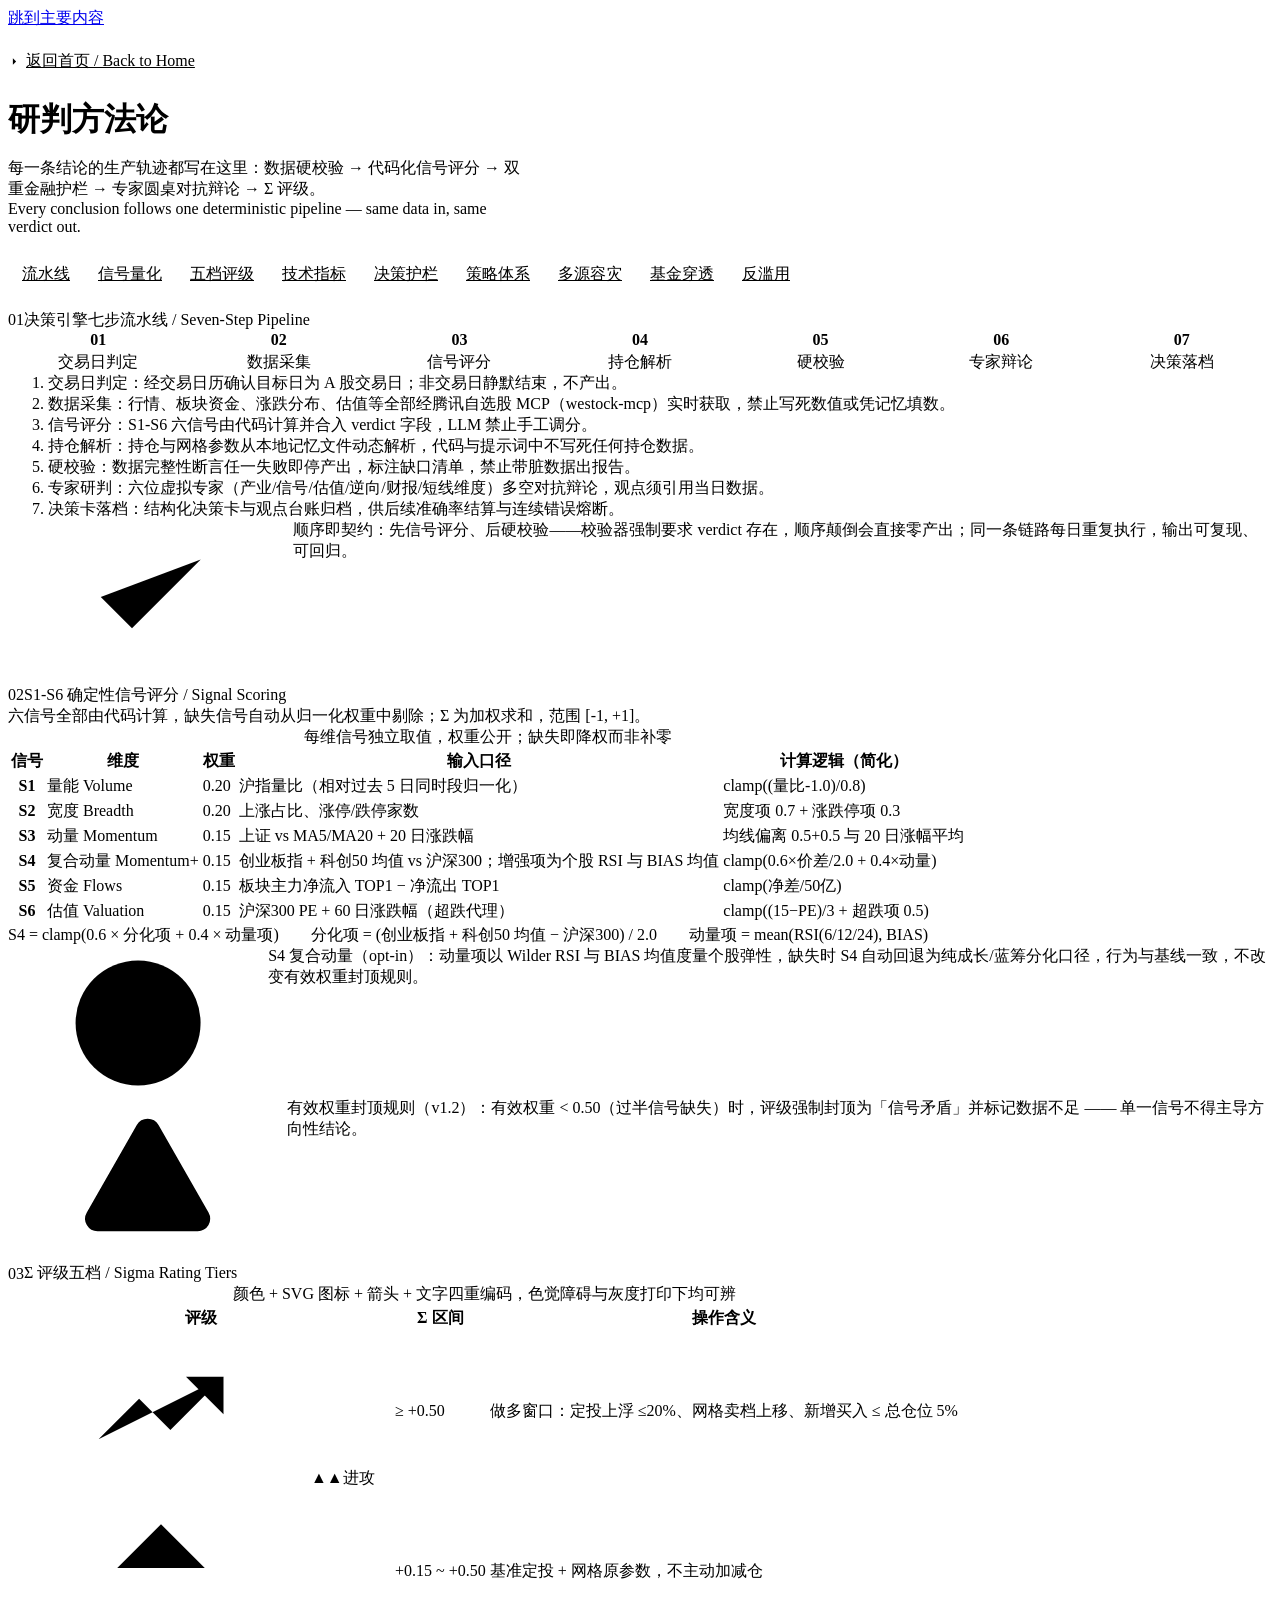
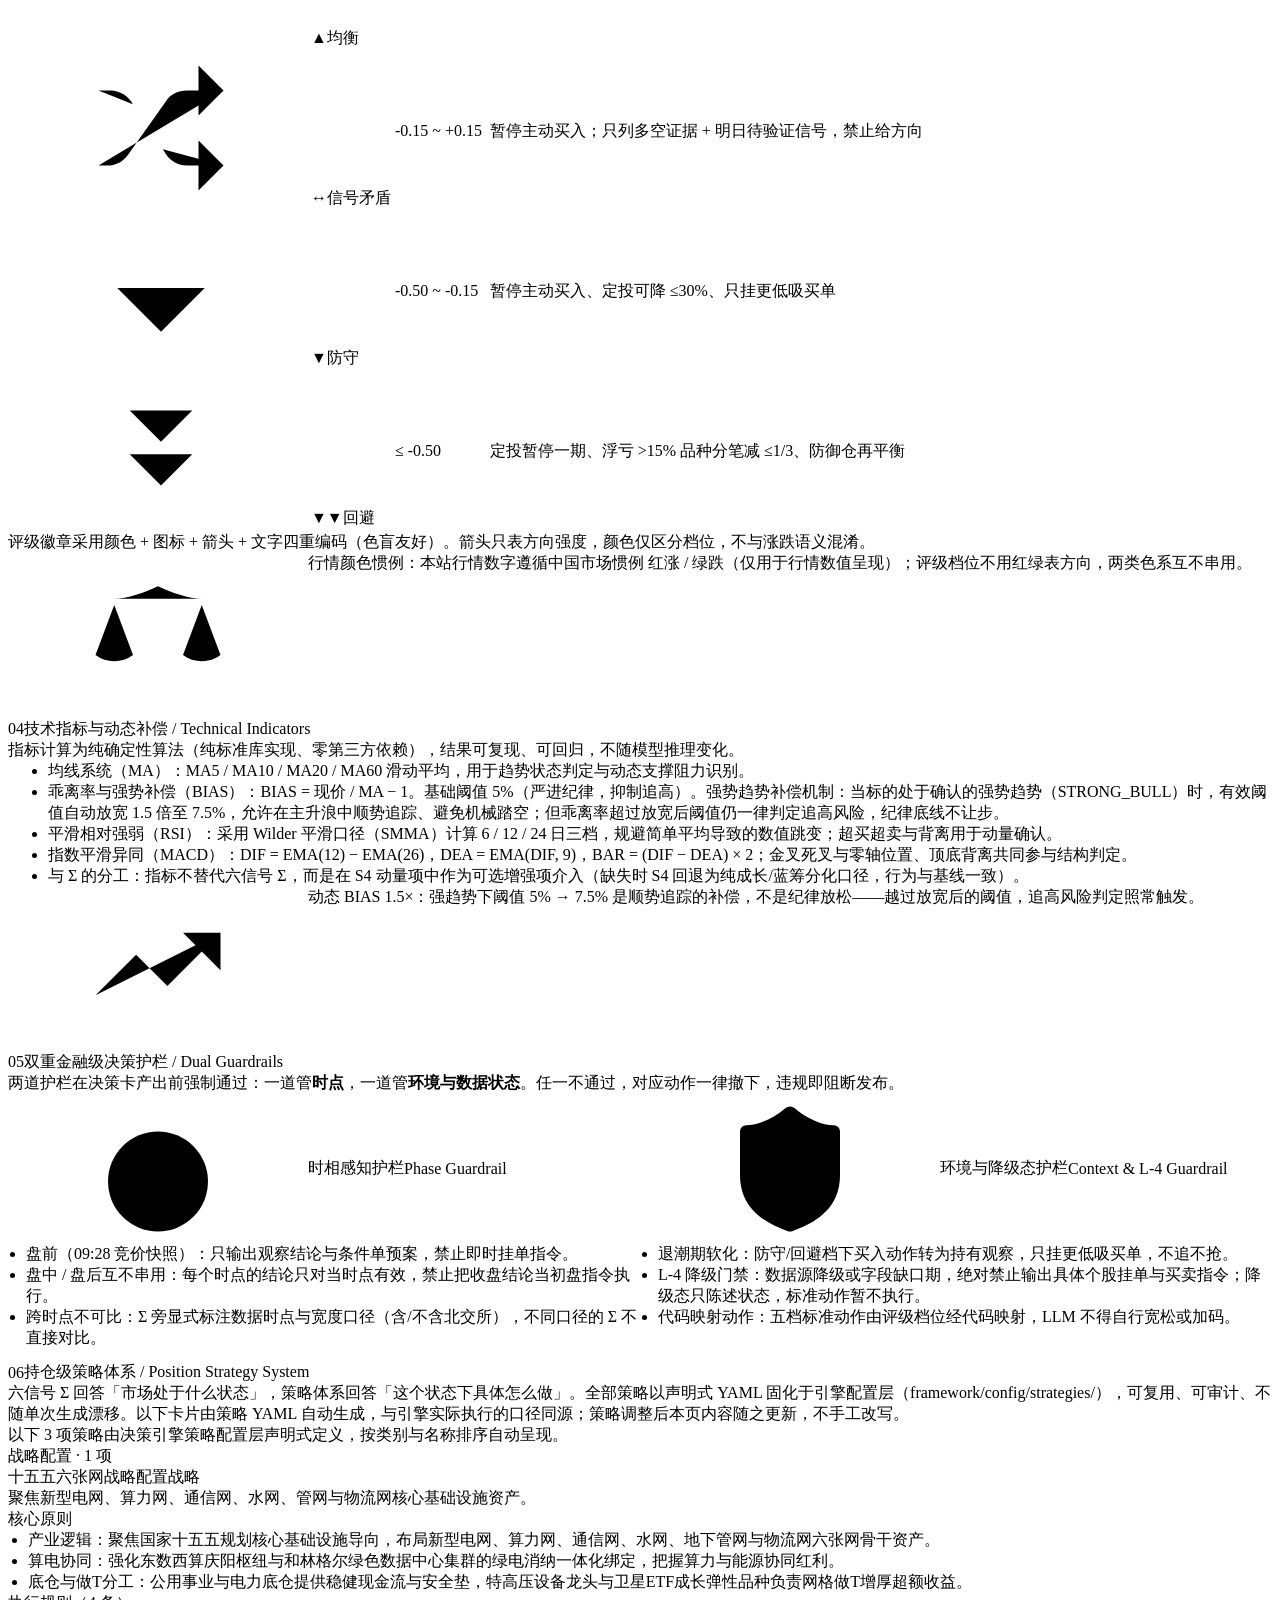
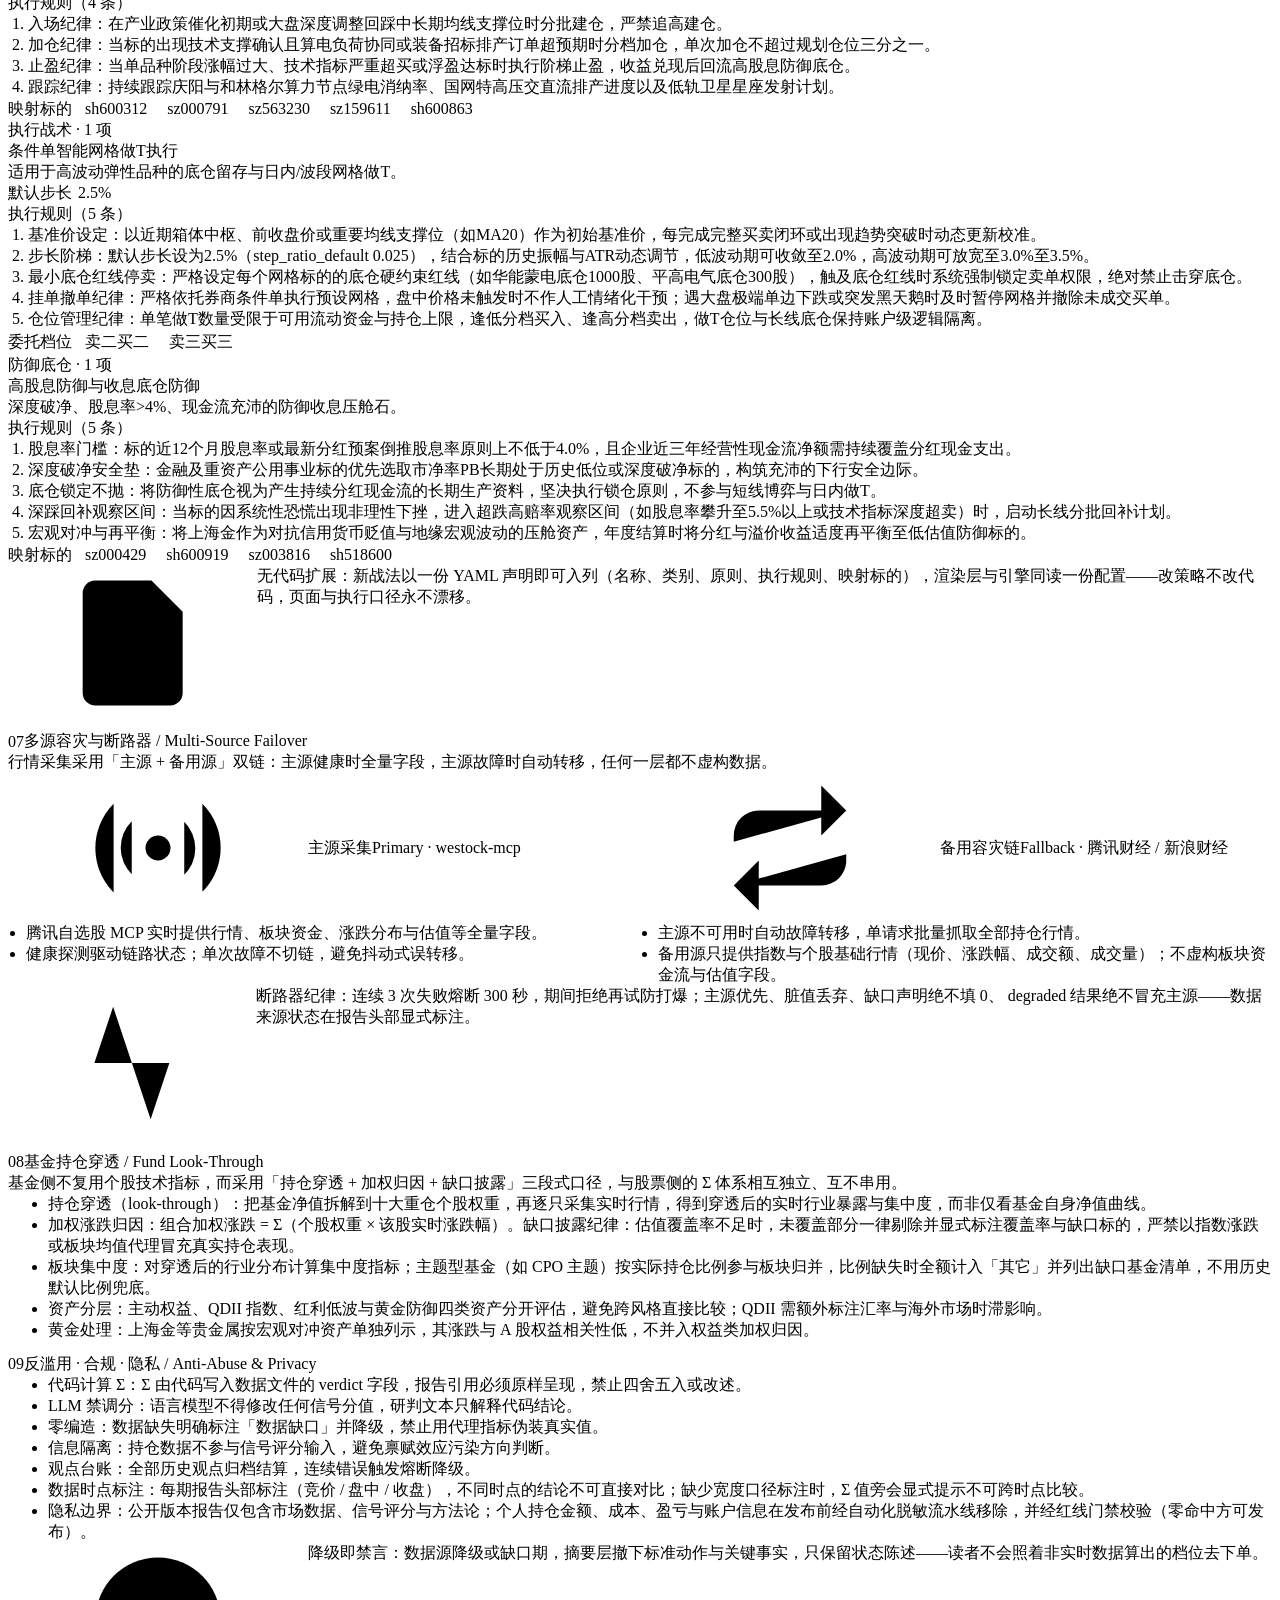
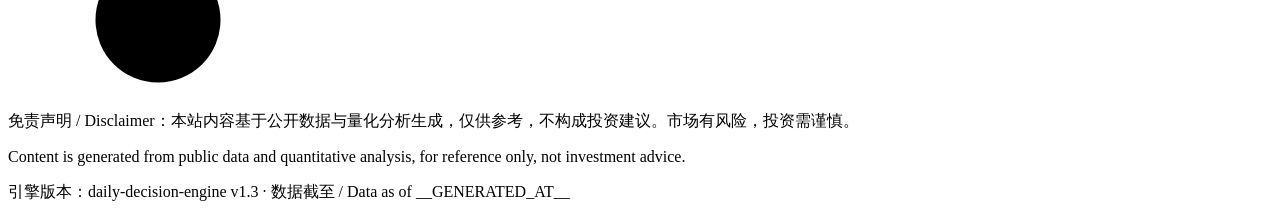
<file: site/methodology/index.html>
<!DOCTYPE html>
<html lang="zh-CN">
<head>
<meta charset="UTF-8">
<meta name="viewport" content="width=device-width, initial-scale=1, viewport-fit=cover">
<meta name="color-scheme" content="light dark">
<!-- PWA 三件套（P-3）：theme-color 双 meta + 清单/图标声明。
     content 字面量理由同 scripts/site_render.py 的 shell()：meta 不吃 CSS
     变量；取值与 design-tokens.css 的 --ap-white/#0071e3/--ap-black 同源。
     本页在 docs/methodology/ 子目录，资源引用上跳一级（../）。 -->
<meta name="theme-color" content="#ffffff" media="(prefers-color-scheme: light)">
<meta name="theme-color" content="#000000" media="(prefers-color-scheme: dark)">
<link rel="manifest" href="../manifest.webmanifest">
<link rel="apple-touch-icon" href="../apple-touch-icon.png">
<title>研判方法论 · Methodology | 每日市场脉搏</title>
<meta name="description" content="每日市场脉搏的研判方法论：daily-decision-engine 决策引擎七步流水线、S1-S6 确定性信号评分、五档 Σ 评级、双重金融护栏、多源容灾与声明式策略体系。">
<!-- 本文件为静态方法论页，样式由 scripts/build_site.py 注入 Token 层 + 组件层 -->
<style>/*__TOKENS__*/</style>
<style>
/* 页面专属版式：只写布局，颜色 / 字号 / 间距全部引用 Token（P0-3） */
.mp-shell{ max-width:var(--container-methodology); margin:0 auto;
  padding:0 var(--gutter-tablet);
  padding-bottom:max(var(--space-16), calc(env(safe-area-inset-bottom, 24px) + var(--space-8))); }
.mp-nav{ padding:var(--space-6) 0 0; font-size:var(--fs-footnote); }
.mp-nav a{ color:var(--link); display:inline-flex; align-items:center; gap:5px;
  min-height:32px; transition:color var(--motion-fast) var(--ease-out); }
.mp-nav a:hover{ color:var(--link-hover); }
.mp-head{ padding:var(--space-10) 0 var(--space-6); }
.mp-head h1{ margin-bottom:var(--space-3); }
.mp-head .sub{ color:var(--fg-2); font-size:var(--fs-callout); line-height:var(--lh-callout); max-width:64ch; }
/* 吸顶胶囊导航（Apple localnav 毛玻璃质感，双端可用） */
.mp-toc{ position:sticky; top:var(--nav-h); z-index:var(--z-sticky);
  display:flex; gap:var(--space-2); overflow-x:auto; -webkit-overflow-scrolling:touch;
  scrollbar-width:none; padding:var(--space-2) 0; margin-bottom:var(--space-6);
  background:var(--nav-bg); -webkit-backdrop-filter:var(--nav-blur); backdrop-filter:var(--nav-blur);
  border-bottom:1px solid var(--border-soft); }
.mp-toc::-webkit-scrollbar{ display:none; }
.mp-pill{ flex:0 0 auto; display:inline-flex; align-items:center; min-height:34px;
  font-size:var(--fs-caption1); font-weight:var(--fw-medium); color:var(--fg-2);
  background:var(--surface-alt); border:1px solid var(--border-soft);
  border-radius:var(--radius-pill); padding:5px 14px; white-space:nowrap;
  corner-shape:var(--corner-shape,squircle);
  transition:color var(--motion-fast) var(--ease-out),
    background var(--motion-fast) var(--ease-out),
    border-color var(--motion-fast) var(--ease-out); }
.mp-pill:hover{ color:var(--fg-on-accent); background:var(--accent-hover); border-color:var(--accent-hover); }
.mp-sec{ background:var(--surface-alt); border:1px solid var(--border-soft);
  border-radius:var(--panel-radius); padding:var(--space-6) var(--space-8);
  margin-bottom:var(--space-6); scroll-margin-top:calc(var(--nav-h) + 64px);
  corner-shape:var(--corner-shape,squircle); }
@media (prefers-color-scheme:dark){ .mp-sec{ background:var(--panel-bg); border-color:var(--ap-dark-sep); } }
/* 分区标题：靠字号建层级，不用彩色左边框（SPEC §11.2 禁令） */
.mp-sec > h2{ font-family:var(--font-display); font-size:var(--fs-title3); line-height:var(--lh-title3);
  letter-spacing:var(--tracking-title3); font-weight:var(--fw-semibold); color:var(--fg);
  margin-bottom:var(--space-4); display:flex; align-items:center; gap:var(--space-3); flex-wrap:wrap; }
.mp-sec > h2 .mp-no{ font-family:var(--font-mono); font-variant-numeric:var(--numeric);
  font-size:var(--fs-footnote); color:var(--accent); letter-spacing:var(--tracking-caption); }
.mp-sec h3{ font-family:var(--font-display); font-size:var(--fs-headline); line-height:var(--lh-headline);
  letter-spacing:var(--tracking-headline); font-weight:var(--fw-semibold); color:var(--fg);
  margin:var(--space-5) 0 var(--space-2); }
.mp-sec p{ font-size:var(--fs-body); line-height:var(--lh-body); color:var(--fg-2); margin:var(--space-2) 0; }
.mp-sec ol,.mp-sec ul{ margin:var(--space-2) 0 0 22px; list-style:revert; }
.mp-sec li{ font-size:var(--fs-callout); line-height:var(--lh-callout); color:var(--fg-2); margin:var(--space-2) 0; }
.mp-sec li b{ color:var(--fg); font-weight:var(--fw-semibold); }
/* 七步流水线：桌面 7 列连贯网格， tablet 4 列，手机 2 列 */
.mp-flow{ display:grid; grid-template-columns:repeat(7,1fr); gap:var(--space-2);
  margin:var(--space-4) 0 var(--space-5); }
.mp-step{ background:var(--bg); border:1px solid var(--border-soft); border-radius:var(--radius-sm);
  padding:var(--space-3) var(--space-2); text-align:center; min-width:0;
  font-size:var(--fs-footnote); line-height:var(--lh-footnote); color:var(--fg-2);
  font-weight:var(--fw-medium); corner-shape:var(--corner-shape,squircle); }
.mp-step b{ display:block; color:var(--accent); font-family:var(--font-mono);
  font-variant-numeric:var(--numeric); margin-bottom:3px; }
@media (prefers-color-scheme:dark){ .mp-step{ background:var(--ap-dark-2); border-color:var(--ap-dark-sep); } }
/* 双列对比卡片：护栏 / 容灾的左右并排，手机折单列 */
.mp-dual{ display:grid; grid-template-columns:1fr 1fr; gap:var(--space-4); margin:var(--space-4) 0; }
.mp-card{ background:var(--bg); border:1px solid var(--border-soft); border-radius:var(--radius-md);
  padding:var(--space-5); min-width:0; corner-shape:var(--corner-shape,squircle); }
@media (prefers-color-scheme:dark){ .mp-card{ background:var(--ap-dark-2); border-color:var(--ap-dark-sep); } }
.mp-card-h{ display:flex; align-items:center; gap:var(--space-2); flex-wrap:wrap;
  margin:0 0 var(--space-3); font-family:var(--font-display); font-size:var(--fs-headline);
  line-height:var(--lh-headline); font-weight:var(--fw-semibold); color:var(--fg); }
.mp-card-h .ic{ color:var(--accent); }
.mp-card-h .mp-tag{ font-size:var(--fs-caption1); font-weight:var(--fw-regular);
  letter-spacing:var(--tracking-caption); color:var(--fg-3); }
.mp-card ul{ margin:0; padding-left:18px; list-style:revert; }
.mp-card li{ font-size:var(--fs-subhead); line-height:var(--lh-subhead); color:var(--fg-2); margin:var(--space-2) 0; }
.mp-card li b{ color:var(--fg); font-weight:var(--fw-semibold); }
/* 规则高亮块：公式 / 硬核纪律 */
.mp-callout{ display:flex; gap:var(--space-3); background:var(--bg);
  border:1px solid var(--border-soft); border-radius:var(--radius-sm);
  padding:var(--space-4) var(--space-5); margin:var(--space-4) 0;
  font-size:var(--fs-subhead); line-height:var(--lh-subhead); color:var(--fg-2);
  corner-shape:var(--corner-shape,squircle); }
.mp-callout .ic{ color:var(--accent); margin-top:2px; }
.mp-callout b{ color:var(--fg); font-weight:var(--fw-semibold); }
@media (prefers-color-scheme:dark){ .mp-callout{ background:var(--ap-dark-2); border-color:var(--ap-dark-sep); } }
.mp-formula{ font-family:var(--font-mono); font-variant-numeric:var(--numeric);
  font-size:var(--fs-footnote); line-height:var(--lh-footnote); color:var(--fg);
  background:var(--bg); border:1px solid var(--border-soft); border-radius:var(--radius-sm);
  padding:var(--space-3) var(--space-4); margin:var(--space-3) 0; overflow-x:auto; }
@media (prefers-color-scheme:dark){ .mp-formula{ background:var(--ap-dark-2); border-color:var(--ap-dark-sep); } }
.mp-muted{ color:var(--fg-3); font-size:var(--fs-footnote); }
.mp-foot{ margin-top:var(--space-16); border-top:1px solid var(--border); padding-top:var(--space-5);
  font-size:var(--fs-footnote); line-height:var(--lh-footnote); color:var(--fg-3); }
.mp-foot p + p{ margin-top:var(--space-2); }
.mp-foot b{ color:var(--fg-2); font-weight:var(--fw-semibold); }
@media (max-width:900px){ .mp-flow{ grid-template-columns:repeat(4,1fr); } }
@media (max-width:640px){
  .mp-shell{ padding:0 var(--gutter-phone); }
  .mp-sec{ padding:var(--space-5) var(--space-4); }
  .mp-flow{ grid-template-columns:repeat(2,1fr); }
  .mp-dual{ grid-template-columns:1fr; }
  .mp-head{ padding:var(--space-8) 0 var(--space-5); }
  /* 胶囊栏左右探出安全 gutter，横滑到边缘不裁切 */
  .mp-toc{ margin-left:calc(-1 * var(--gutter-phone)); margin-right:calc(-1 * var(--gutter-phone));
    padding-left:var(--gutter-phone); padding-right:var(--gutter-phone); }
  .mp-card{ padding:var(--space-4); }
}
@media (prefers-reduced-motion:reduce){ .mp-pill{ transition:none; } }
</style>
<style data-origin="strategies">
.strat-group + .strat-group{ margin-top:var(--space-6); }
.strat-group-label{ font-size:var(--fs-caption1); letter-spacing:var(--tracking-caption);
  color:var(--fg-3); margin-bottom:var(--space-2); }
.strat-card{ border:1px solid var(--border-soft); border-radius:var(--radius-sm);
  background:var(--surface-alt); padding:var(--space-4) var(--space-5);
  corner-shape:var(--corner-shape,squircle); }
.strat-card + .strat-card{ margin-top:var(--space-4); }
.strat-head{ display:flex; align-items:baseline; gap:var(--space-3); flex-wrap:wrap; }
.strat-card .strat-title{ margin:0; font-family:var(--font-display);
  font-size:var(--fs-title4); line-height:var(--lh-title4);
  letter-spacing:var(--tracking-title4); font-weight:var(--fw-semibold); color:var(--fg); }
.strat-cat{ flex:0 0 auto; }
.strat-cat-strategic{ background:transparent; color:var(--accent); border-color:var(--accent); }
.strat-cat-execution{ background:transparent; color:var(--link); border-color:var(--link); }
.strat-cat-defensive{ background:var(--rating-defensive-bg); color:var(--rating-defensive-fg);
  border-color:var(--rating-defensive-ring); }
.strat-desc{ margin:var(--space-2) 0 0; font-size:var(--fs-callout);
  line-height:var(--lh-callout); color:var(--fg-2); max-width:70ch; }
.strat-facts{ display:flex; flex-wrap:wrap; gap:var(--space-2) var(--space-5);
  margin:var(--space-3) 0 0; }
.strat-fact{ display:flex; align-items:baseline; gap:6px; }
.strat-fact dt{ font-size:var(--fs-caption1); letter-spacing:var(--tracking-caption); color:var(--fg-3); }
.strat-fact dd{ margin:0; font-family:var(--font-mono); font-variant-numeric:var(--numeric);
  font-size:var(--fs-footnote); color:var(--fg); }
.strat-block{ margin-top:var(--space-4); }
.strat-card .strat-h{ margin:0 0 var(--space-2); font-size:var(--fs-caption1);
  letter-spacing:var(--tracking-caption); font-weight:var(--fw-semibold); color:var(--fg-2); }
.strat-card .strat-list{ margin:0; padding-left:20px; }
.strat-card .strat-list li{ font-size:var(--fs-callout); line-height:var(--lh-callout);
  color:var(--fg-2); margin:var(--space-1) 0; }
.strat-tags{ display:flex; flex-wrap:wrap; align-items:center; gap:6px; margin-top:var(--space-4); }
.strat-tags .strat-h{ margin:0; }
.strat-code{ font-family:var(--font-mono); font-variant-numeric:var(--numeric);
  font-size:var(--fs-caption1); color:var(--fg); background:var(--bg);
  border:1px solid var(--border-soft); border-radius:var(--radius-sm); padding:2px 7px; }
@media (prefers-color-scheme:dark){
  .strat-card{ background:var(--panel-bg); border-color:var(--ap-dark-sep); }
  .strat-code{ background:var(--ap-dark-2); border-color:var(--ap-dark-sep); }
}
@media (max-width:640px){
  .strat-card{ padding:var(--space-4); }
}
@media (prefers-reduced-motion:reduce){ .strat-card{ transition:none; } }
</style>
</head>
<body>
<!-- SVG 图标符号库：与全站同一套 Lucide 描边图标（viewBox 24 / stroke 1.75） -->
<svg width="0" height="0" style="position:absolute" aria-hidden="true" focusable="false"><defs>
<symbol id="i-chevron-right" viewBox="0 0 24 24"><polyline points="9 18 15 12 9 6"/></symbol>
<symbol id="i-database" viewBox="0 0 24 24"><ellipse cx="12" cy="5" rx="9" ry="3"/><path d="M3 5v14a9 3 0 0 0 18 0V5"/><path d="M3 12a9 3 0 0 0 18 0"/></symbol>
<symbol id="i-target" viewBox="0 0 24 24"><circle cx="12" cy="12" r="10"/><circle cx="12" cy="12" r="6"/><circle cx="12" cy="12" r="2"/></symbol>
<symbol id="i-sigma" viewBox="0 0 24 24"><path d="M18 7V5a1 1 0 0 0-1-1H6.5a.5.5 0 0 0-.4.8l4.5 6a2 2 0 0 1 0 2.4l-4.5 6a.5.5 0 0 0 .4.8H17a1 1 0 0 0 1-1v-2"/></symbol>
<symbol id="i-scale" viewBox="0 0 24 24"><path d="m16 16 3-8 3 8c-.87.65-1.92 1-3 1s-2.13-.35-3-1Z"/><path d="m2 16 3-8 3 8c-.87.65-1.92 1-3 1s-2.13-.35-3-1Z"/><path d="M7 21h10"/><path d="M12 3v18"/><path d="M3 7h2c2 0 5-1 7-2 2 1 5 2 7 2h2"/></symbol>
<symbol id="i-shuffle" viewBox="0 0 24 24"><path d="M2 18h1.4c1.3 0 2.5-.6 3.3-1.7l6.1-8.6c.7-1.1 2-1.7 3.3-1.7H22"/><path d="m18 2 4 4-4 4"/><path d="M2 6h1.9c1.5 0 2.9.9 3.6 2.2"/><path d="M22 18h-5.9c-1.3 0-2.6-.7-3.3-1.8l-.5-.8"/><path d="m18 14 4 4-4 4"/></symbol>
<symbol id="i-arrow-up" viewBox="0 0 24 24"><line x1="12" y1="19" x2="12" y2="5"/><polyline points="5 12 12 5 19 12"/></symbol>
<symbol id="i-arrow-down" viewBox="0 0 24 24"><line x1="12" y1="5" x2="12" y2="19"/><polyline points="19 12 12 19 5 12"/></symbol>
<symbol id="i-trending-up" viewBox="0 0 24 24"><polyline points="22 7 13.5 15.5 8.5 10.5 2 17"/><polyline points="16 7 22 7 22 13"/></symbol>
<symbol id="i-chevrons-down" viewBox="0 0 24 24"><polyline points="7 13 12 18 17 13"/><polyline points="7 6 12 11 17 6"/></symbol>
<symbol id="i-check" viewBox="0 0 24 24"><polyline points="20 6 9 17 4 12"/></symbol>
<symbol id="i-line-chart" viewBox="0 0 24 24"><line x1="3" y1="3" x2="3" y2="21"/><line x1="3" y1="21" x2="21" y2="21"/><polyline points="7 16 11 10 15 13 20 6"/></symbol>
<symbol id="i-rss" viewBox="0 0 24 24"><path d="M4 11a9 9 0 0 1 9 9"/><path d="M4 4a16 16 0 0 1 16 16"/><circle cx="5" cy="19" r="1"/></symbol>
<symbol id="i-shield" viewBox="0 0 24 24"><path d="M20 13c0 5-3.5 7.5-7.66 8.95a1 1 0 0 1-.67-.01C7.5 20.5 4 18 4 13V6a1 1 0 0 1 1-1c2 0 4.5-1.2 6.24-2.72a1.17 1.17 0 0 1 1.52 0C14.51 3.81 17 5 19 5a1 1 0 0 1 1 1z"/></symbol>
<symbol id="i-timer" viewBox="0 0 24 24"><line x1="10" x2="14" y1="2" y2="2"/><line x1="12" y1="14" x2="15" y2="11"/><circle cx="12" cy="14" r="8"/></symbol>
<symbol id="i-activity" viewBox="0 0 24 24"><polyline points="22 12 18 12 15 21 9 3 6 12 2 12"/></symbol>
<symbol id="i-radio" viewBox="0 0 24 24"><path d="M4.9 19.1C1 15.2 1 8.8 4.9 4.9"/><path d="M7.8 16.2a6 6 0 0 1 0-8.5"/><circle cx="12" cy="12" r="2"/><path d="M16.2 7.8a6 6 0 0 1 0 8.5"/><path d="M19.1 4.9C23 8.8 23 15.1 19.1 19"/></symbol>
<symbol id="i-repeat" viewBox="0 0 24 24"><path d="m17 2 4 4-4 4"/><path d="M3 11v-1a4 4 0 0 1 4-4h14"/><path d="m7 22-4-4 4-4"/><path d="M21 13v1a4 4 0 0 1-4 4H3"/></symbol>
<symbol id="i-ban" viewBox="0 0 24 24"><circle cx="12" cy="12" r="10"/><path d="m4.9 4.9 14.2 14.2"/></symbol>
<symbol id="i-layers" viewBox="0 0 24 24"><path d="m12.83 2.18a2 2 0 0 0-1.66 0L2.6 6.08a1 1 0 0 0 0 1.83l8.58 3.91a2 2 0 0 0 1.66 0l8.58-3.9a1 1 0 0 0 0-1.83z"/><path d="m6.08 9.5-3.5 1.6a1 1 0 0 0 0 1.81l8.6 3.91a2 2 0 0 0 1.65 0l8.58-3.9a1 1 0 0 0 0-1.83L17.9 9.5"/><path d="m6.08 14.5-3.5 1.6a1 1 0 0 0 0 1.81l8.6 3.91a2 2 0 0 0 1.65 0l8.58-3.9a1 1 0 0 0 0-1.83l-3.5-1.59"/></symbol>
<symbol id="i-file-text" viewBox="0 0 24 24"><path d="M15 2H6a2 2 0 0 0-2 2v16a2 2 0 0 0 2 2h12a2 2 0 0 0 2-2V7z"/><polyline points="14 2 14 8 20 8"/><line x1="16" y1="13" x2="8" y2="13"/><line x1="16" y1="17" x2="8" y2="17"/></symbol>
<symbol id="i-alert-triangle" viewBox="0 0 24 24"><path d="m21.73 18-8-14a2 2 0 0 0-3.48 0l-8 14A2 2 0 0 0 4 21h16a2 2 0 0 0 1.73-3"/><path d="M12 9v4"/><path d="M12 17h.01"/></symbol>
</defs></svg>

<a class="skip-link" href="#main">跳到主要内容</a>

<!-- 导航由 build_site.py 注入 site_render.nav_block()（占位符 __NAV__）。
     2026-10-16 起不再在本文件写死导航：写死版本漂移出指向裸 XML 源的订阅入口，
     导致方法论页右上角订阅直达源码（用户实锤）。导航是全站资产，
     单一生产者 = site_render.nav_block()。 -->
<!--__NAV__-->

<main id="main" class="frame">
<div class="mp-shell">

  <p class="mp-nav"><a href="../"><svg class="ic" style="width:13px;height:13px" aria-hidden="true" focusable="false"><use href="#i-chevron-right"/></svg>返回首页 / Back to Home</a></p>

  <header class="mp-head">
    <h1 class="t-title1">研判方法论</h1>
    <p class="sub">每一条结论的生产轨迹都写在这里：数据硬校验 → 代码化信号评分 → 双重金融护栏 → 专家圆桌对抗辩论 → Σ 评级。<br>
    Every conclusion follows one deterministic pipeline — same data in, same verdict out.</p>
  </header>

  <nav class="mp-toc" aria-label="方法论章节快速导航">
    <a class="mp-pill" href="#mp-pipeline">流水线</a>
    <a class="mp-pill" href="#mp-signals">信号量化</a>
    <a class="mp-pill" href="#mp-tiers">五档评级</a>
    <a class="mp-pill" href="#mp-indicators">技术指标</a>
    <a class="mp-pill" href="#mp-guardrails">决策护栏</a>
    <a class="mp-pill" href="#mp-strategy">策略体系</a>
    <a class="mp-pill" href="#mp-fallback">多源容灾</a>
    <a class="mp-pill" href="#mp-fund">基金穿透</a>
    <a class="mp-pill" href="#mp-antiabuse">反滥用</a>
  </nav>

  <section class="mp-sec" aria-labelledby="mp-pipeline">
    <h2 id="mp-pipeline"><span class="mp-no">01</span>决策引擎七步流水线 / Seven-Step Pipeline</h2>
    <div class="mp-flow">
      <div class="mp-step"><b>01</b>交易日判定</div>
      <div class="mp-step"><b>02</b>数据采集</div>
      <div class="mp-step"><b>03</b>信号评分</div>
      <div class="mp-step"><b>04</b>持仓解析</div>
      <div class="mp-step"><b>05</b>硬校验</div>
      <div class="mp-step"><b>06</b>专家辩论</div>
      <div class="mp-step"><b>07</b>决策落档</div>
    </div>
    <ol>
      <li><b>交易日判定</b>：经交易日历确认目标日为 A 股交易日；非交易日静默结束，不产出。</li>
      <li><b>数据采集</b>：行情、板块资金、涨跌分布、估值等全部经腾讯自选股 MCP（westock-mcp）实时获取，禁止写死数值或凭记忆填数。</li>
      <li><b>信号评分</b>：S1-S6 六信号由代码计算并合入 verdict 字段，LLM 禁止手工调分。</li>
      <li><b>持仓解析</b>：持仓与网格参数从本地记忆文件动态解析，代码与提示词中不写死任何持仓数据。</li>
      <li><b>硬校验</b>：数据完整性断言任一失败即停产出，标注缺口清单，禁止带脏数据出报告。</li>
      <li><b>专家研判</b>：六位虚拟专家（产业/信号/估值/逆向/财报/短线维度）多空对抗辩论，观点须引用当日数据。</li>
      <li><b>决策卡落档</b>：结构化决策卡与观点台账归档，供后续准确率结算与连续错误熔断。</li>
    </ol>
    <p class="mp-callout"><svg class="ic" aria-hidden="true" focusable="false"><use href="#i-check"/></svg><span><b>顺序即契约</b>：先信号评分、后硬校验——校验器强制要求 verdict 存在，顺序颠倒会直接零产出；同一条链路每日重复执行，输出可复现、可回归。</span></p>
  </section>

  <section class="mp-sec" aria-labelledby="mp-signals">
    <h2 id="mp-signals"><span class="mp-no">02</span>S1-S6 确定性信号评分 / Signal Scoring</h2>
    <p>六信号全部由代码计算，缺失信号自动从归一化权重中剔除；Σ 为加权求和，范围 [-1, +1]。</p>
    <div class="tbl-wrap">
    <table class="tbl">
      <caption>每维信号独立取值，权重公开；缺失即降权而非补零</caption>
      <thead><tr>
        <th scope="col">信号</th><th scope="col">维度</th>
        <th scope="col" class="num">权重</th><th scope="col">输入口径</th><th scope="col">计算逻辑（简化）</th>
      </tr></thead>
      <tbody>
        <tr><th scope="row" class="rowkey">S1</th><td>量能 Volume</td><td class="num">0.20</td><td>沪指量比（相对过去 5 日同时段归一化）</td><td class="num">clamp((量比-1.0)/0.8)</td></tr>
        <tr><th scope="row" class="rowkey">S2</th><td>宽度 Breadth</td><td class="num">0.20</td><td>上涨占比、涨停/跌停家数</td><td class="num">宽度项 0.7 + 涨跌停项 0.3</td></tr>
        <tr><th scope="row" class="rowkey">S3</th><td>动量 Momentum</td><td class="num">0.15</td><td>上证 vs MA5/MA20 + 20 日涨跌幅</td><td class="num">均线偏离 0.5+0.5 与 20 日涨幅平均</td></tr>
        <tr><th scope="row" class="rowkey">S4</th><td>复合动量 Momentum+</td><td class="num">0.15</td><td>创业板指 + 科创50 均值 vs 沪深300；增强项为个股 RSI 与 BIAS 均值</td><td class="num">clamp(0.6×价差/2.0 + 0.4×动量)</td></tr>
        <tr><th scope="row" class="rowkey">S5</th><td>资金 Flows</td><td class="num">0.15</td><td>板块主力净流入 TOP1 − 净流出 TOP1</td><td class="num">clamp(净差/50亿)</td></tr>
        <tr><th scope="row" class="rowkey">S6</th><td>估值 Valuation</td><td class="num">0.15</td><td>沪深300 PE + 60 日涨跌幅（超跌代理）</td><td class="num">clamp((15−PE)/3 + 超跌项 0.5)</td></tr>
      </tbody>
    </table>
    </div>
    <div class="mp-formula">S4 = clamp(0.6 × 分化项 + 0.4 × 动量项)　　分化项 = (创业板指 + 科创50 均值 − 沪深300) / 2.0　　动量项 = mean(RSI(6/12/24), BIAS)</div>
    <p class="mp-callout"><svg class="ic" aria-hidden="true" focusable="false"><use href="#i-target"/></svg><span><b>S4 复合动量（opt-in）</b>：动量项以 Wilder RSI 与 BIAS 均值度量个股弹性，缺失时 S4 自动回退为纯成长/蓝筹分化口径，行为与基线一致，不改变有效权重封顶规则。</span></p>
    <p class="mp-callout"><svg class="ic" aria-hidden="true" focusable="false"><use href="#i-alert-triangle"/></svg><span><b>有效权重封顶规则（v1.2）</b>：有效权重 &lt; 0.50（过半信号缺失）时，评级强制封顶为「信号矛盾」并标记数据不足 —— 单一信号不得主导方向性结论。</span></p>
  </section>

  <section class="mp-sec" aria-labelledby="mp-tiers">
    <h2 id="mp-tiers"><span class="mp-no">03</span>Σ 评级五档 / Sigma Rating Tiers</h2>
    <div class="tbl-wrap">
    <table class="tbl">
      <caption>颜色 + SVG 图标 + 箭头 + 文字四重编码，色觉障碍与灰度打印下均可辨</caption>
      <thead><tr>
        <th scope="col">评级</th><th scope="col" class="num">Σ 区间</th><th scope="col">操作含义</th>
      </tr></thead>
      <tbody>
        <tr>
          <td><span class="rating rating-offensive"><svg class="ic" aria-hidden="true" focusable="false"><use href="#i-trending-up"/></svg><span class="arrow">▲▲</span>进攻</span></td>
          <td class="num">≥ +0.50</td>
          <td>做多窗口：定投上浮 ≤20%、网格卖档上移、新增买入 ≤ 总仓位 5%</td>
        </tr>
        <tr>
          <td><span class="rating rating-balanced"><svg class="ic" aria-hidden="true" focusable="false"><use href="#i-arrow-up"/></svg><span class="arrow">▲</span>均衡</span></td>
          <td class="num">+0.15 ~ +0.50</td>
          <td>基准定投 + 网格原参数，不主动加减仓</td>
        </tr>
        <tr>
          <td><span class="rating rating-conflict"><svg class="ic" aria-hidden="true" focusable="false"><use href="#i-shuffle"/></svg><span class="arrow">↔</span>信号矛盾</span></td>
          <td class="num">-0.15 ~ +0.15</td>
          <td>暂停主动买入；只列多空证据 + 明日待验证信号，禁止给方向</td>
        </tr>
        <tr>
          <td><span class="rating rating-defensive"><svg class="ic" aria-hidden="true" focusable="false"><use href="#i-arrow-down"/></svg><span class="arrow">▼</span>防守</span></td>
          <td class="num">-0.50 ~ -0.15</td>
          <td>暂停主动买入、定投可降 ≤30%、只挂更低吸买单</td>
        </tr>
        <tr>
          <td><span class="rating rating-avoid"><svg class="ic" aria-hidden="true" focusable="false"><use href="#i-chevrons-down"/></svg><span class="arrow">▼▼</span>回避</span></td>
          <td class="num">≤ -0.50</td>
          <td>定投暂停一期、浮亏 &gt;15% 品种分笔减 ≤1/3、防御仓再平衡</td>
        </tr>
      </tbody>
    </table>
    </div>
    <p class="mp-muted">评级徽章采用颜色 + 图标 + 箭头 + 文字四重编码（色盲友好）。箭头只表方向强度，颜色仅区分档位，不与涨跌语义混淆。</p>
    <p class="mp-callout"><svg class="ic" aria-hidden="true" focusable="false"><use href="#i-scale"/></svg><span><b>行情颜色惯例</b>：本站行情数字遵循中国市场惯例 <b>红涨</b> / <b>绿跌</b>（仅用于行情数值呈现）；评级档位不用红绿表方向，两类色系互不串用。</span></p>
  </section>

  <section class="mp-sec" aria-labelledby="mp-indicators">
    <h2 id="mp-indicators"><span class="mp-no">04</span>技术指标与动态补偿 / Technical Indicators</h2>
    <p>指标计算为纯确定性算法（纯标准库实现、零第三方依赖），结果可复现、可回归，不随模型推理变化。</p>
    <ul>
      <li><b>均线系统（MA）</b>：MA5 / MA10 / MA20 / MA60 滑动平均，用于趋势状态判定与动态支撑阻力识别。</li>
      <li><b>乖离率与强势补偿（BIAS）</b>：BIAS = 现价 / MA − 1。基础阈值 5%（严进纪律，抑制追高）。<b>强势趋势补偿机制</b>：当标的处于确认的强势趋势（STRONG_BULL）时，有效阈值自动放宽 1.5 倍至 7.5%，允许在主升浪中顺势追踪、避免机械踏空；但乖离率超过放宽后阈值仍一律判定追高风险，纪律底线不让步。</li>
      <li><b>平滑相对强弱（RSI）</b>：采用 Wilder 平滑口径（SMMA）计算 6 / 12 / 24 日三档，规避简单平均导致的数值跳变；超买超卖与背离用于动量确认。</li>
      <li><b>指数平滑异同（MACD）</b>：DIF = EMA(12) − EMA(26)，DEA = EMA(DIF, 9)，BAR = (DIF − DEA) × 2；金叉死叉与零轴位置、顶底背离共同参与结构判定。</li>
      <li><b>与 Σ 的分工</b>：指标不替代六信号 Σ，而是在 S4 动量项中作为可选增强项介入（缺失时 S4 回退为纯成长/蓝筹分化口径，行为与基线一致）。</li>
    </ul>
    <p class="mp-callout"><svg class="ic" aria-hidden="true" focusable="false"><use href="#i-trending-up"/></svg><span><b>动态 BIAS 1.5×</b>：强趋势下阈值 5% → 7.5% 是顺势追踪的补偿，不是纪律放松——越过放宽后的阈值，追高风险判定照常触发。</span></p>
  </section>

  <section class="mp-sec" aria-labelledby="mp-guardrails">
    <h2 id="mp-guardrails"><span class="mp-no">05</span>双重金融级决策护栏 / Dual Guardrails</h2>
    <p>两道护栏在决策卡产出前强制通过：一道管<b>时点</b>，一道管<b>环境与数据状态</b>。任一不通过，对应动作一律撤下，违规即阻断发布。</p>
    <div class="mp-dual">
      <div class="mp-card">
        <h3 class="mp-card-h"><svg class="ic" aria-hidden="true" focusable="false"><use href="#i-timer"/></svg>时相感知护栏 <span class="mp-tag">Phase Guardrail</span></h3>
        <ul>
          <li><b>盘前（09:28 竞价快照）</b>：只输出观察结论与条件单预案，禁止即时挂单指令。</li>
          <li><b>盘中 / 盘后互不串用</b>：每个时点的结论只对当时点有效，禁止把收盘结论当初盘指令执行。</li>
          <li><b>跨时点不可比</b>：Σ 旁显式标注数据时点与宽度口径（含/不含北交所），不同口径的 Σ 不直接对比。</li>
        </ul>
      </div>
      <div class="mp-card">
        <h3 class="mp-card-h"><svg class="ic" aria-hidden="true" focusable="false"><use href="#i-shield"/></svg>环境与降级态护栏 <span class="mp-tag">Context &amp; L-4 Guardrail</span></h3>
        <ul>
          <li><b>退潮期软化</b>：防守/回避档下买入动作转为持有观察，只挂更低吸买单，不追不抢。</li>
          <li><b>L-4 降级门禁</b>：数据源降级或字段缺口期，绝对禁止输出具体个股挂单与买卖指令；降级态只陈述状态，标准动作暂不执行。</li>
          <li><b>代码映射动作</b>：五档标准动作由评级档位经代码映射，LLM 不得自行宽松或加码。</li>
        </ul>
      </div>
    </div>
  </section>

  <section class="mp-sec" aria-labelledby="mp-strategy">
    <h2 id="mp-strategy"><span class="mp-no">06</span>持仓级策略体系 / Position Strategy System</h2>
    <p>六信号 Σ 回答「市场处于什么状态」，策略体系回答「这个状态下具体怎么做」。全部策略以声明式 YAML 固化于引擎配置层（framework/config/strategies/），可复用、可审计、不随单次生成漂移。以下卡片由策略 YAML 自动生成，与引擎实际执行的口径同源；策略调整后本页内容随之更新，不手工改写。</p>
<!--__STRATEGIES__-->
<div class="strat">
<p class="strat-group-label">以下 3 项策略由决策引擎策略配置层声明式定义，按类别与名称排序自动呈现。</p>
<div class="strat-group" data-category="strategic">
<p class="strat-group-label">战略配置 · 1 项</p>
<article class="strat-card" id="strat-six_networks">
<div class="strat-head">
<h3 class="strat-title">十五五六张网战略配置</h3>
<span class="chip strat-cat strat-cat-strategic">战略</span>
</div>
<p class="strat-desc">聚焦新型电网、算力网、通信网、水网、管网与物流网核心基础设施资产。</p>
<div class="strat-block"><h4 class="strat-h">核心原则</h4><ul class="strat-list">
<li>产业逻辑：聚焦国家十五五规划核心基础设施导向，布局新型电网、算力网、通信网、水网、地下管网与物流网六张网骨干资产。</li>
<li>算电协同：强化东数西算庆阳枢纽与和林格尔绿色数据中心集群的绿电消纳一体化绑定，把握算力与能源协同红利。</li>
<li>底仓与做T分工：公用事业与电力底仓提供稳健现金流与安全垫，特高压设备龙头与卫星ETF成长弹性品种负责网格做T增厚超额收益。</li>
</ul></div>
<div class="strat-block"><h4 class="strat-h">执行规则（4 条）</h4><ol class="strat-list">
<li>入场纪律：在产业政策催化初期或大盘深度调整回踩中长期均线支撑位时分批建仓，严禁追高建仓。</li>
<li>加仓纪律：当标的出现技术支撑确认且算电负荷协同或装备招标排产订单超预期时分档加仓，单次加仓不超过规划仓位三分之一。</li>
<li>止盈纪律：当单品种阶段涨幅过大、技术指标严重超买或浮盈达标时执行阶梯止盈，收益兑现后回流高股息防御底仓。</li>
<li>跟踪纪律：持续跟踪庆阳与和林格尔算力节点绿电消纳率、国网特高压交直流排产进度以及低轨卫星星座发射计划。</li>
</ol></div>
<div class="strat-tags"><span class="strat-h">映射标的</span><code class="strat-code">sh600312</code><code class="strat-code">sz000791</code><code class="strat-code">sz563230</code><code class="strat-code">sz159611</code><code class="strat-code">sh600863</code></div>
</article>
</div>
<div class="strat-group" data-category="execution">
<p class="strat-group-label">执行战术 · 1 项</p>
<article class="strat-card" id="strat-grid_trading">
<div class="strat-head">
<h3 class="strat-title">条件单智能网格做T</h3>
<span class="chip strat-cat strat-cat-execution">执行</span>
</div>
<p class="strat-desc">适用于高波动弹性品种的底仓留存与日内/波段网格做T。</p>
<dl class="strat-facts">
<div class="strat-fact"><dt>默认步长</dt><dd>2.5%</dd></div>
</dl>
<div class="strat-block"><h4 class="strat-h">执行规则（5 条）</h4><ol class="strat-list">
<li>基准价设定：以近期箱体中枢、前收盘价或重要均线支撑位（如MA20）作为初始基准价，每完成完整买卖闭环或出现趋势突破时动态更新校准。</li>
<li>步长阶梯：默认步长设为2.5%（step_ratio_default 0.025），结合标的历史振幅与ATR动态调节，低波动期可收敛至2.0%，高波动期可放宽至3.0%至3.5%。</li>
<li>最小底仓红线停卖：严格设定每个网格标的的底仓硬约束红线（如华能蒙电底仓1000股、平高电气底仓300股），触及底仓红线时系统强制锁定卖单权限，绝对禁止击穿底仓。</li>
<li>挂单撤单纪律：严格依托券商条件单执行预设网格，盘中价格未触发时不作人工情绪化干预；遇大盘极端单边下跌或突发黑天鹅时及时暂停网格并撤除未成交买单。</li>
<li>仓位管理纪律：单笔做T数量受限于可用流动资金与持仓上限，逢低分档买入、逢高分档卖出，做T仓位与长线底仓保持账户级逻辑隔离。</li>
</ol></div>
<div class="strat-tags"><span class="strat-h">委托档位</span><code class="strat-code">卖二买二</code><code class="strat-code">卖三买三</code></div>
</article>
</div>
<div class="strat-group" data-category="defensive">
<p class="strat-group-label">防御底仓 · 1 项</p>
<article class="strat-card" id="strat-dividend_defensive">
<div class="strat-head">
<h3 class="strat-title">高股息防御与收息底仓</h3>
<span class="chip strat-cat strat-cat-defensive">防御</span>
</div>
<p class="strat-desc">深度破净、股息率&gt;4%、现金流充沛的防御收息压舱石。</p>
<div class="strat-block"><h4 class="strat-h">执行规则（5 条）</h4><ol class="strat-list">
<li>股息率门槛：标的近12个月股息率或最新分红预案倒推股息率原则上不低于4.0%，且企业近三年经营性现金流净额需持续覆盖分红现金支出。</li>
<li>深度破净安全垫：金融及重资产公用事业标的优先选取市净率PB长期处于历史低位或深度破净标的，构筑充沛的下行安全边际。</li>
<li>底仓锁定不抛：将防御性底仓视为产生持续分红现金流的长期生产资料，坚决执行锁仓原则，不参与短线博弈与日内做T。</li>
<li>深踩回补观察区间：当标的因系统性恐慌出现非理性下挫，进入超跌高赔率观察区间（如股息率攀升至5.5%以上或技术指标深度超卖）时，启动长线分批回补计划。</li>
<li>宏观对冲与再平衡：将上海金作为对抗信用货币贬值与地缘宏观波动的压舱资产，年度结算时将分红与溢价收益适度再平衡至低估值防御标的。</li>
</ol></div>
<div class="strat-tags"><span class="strat-h">映射标的</span><code class="strat-code">sz000429</code><code class="strat-code">sh600919</code><code class="strat-code">sz003816</code><code class="strat-code">sh518600</code></div>
</article>
</div>
</div>
<!--/__STRATEGIES__-->
    <p class="mp-callout"><svg class="ic" aria-hidden="true" focusable="false"><use href="#i-file-text"/></svg><span><b>无代码扩展</b>：新战法以一份 YAML 声明即可入列（名称、类别、原则、执行规则、映射标的），渲染层与引擎同读一份配置——改策略不改代码，页面与执行口径永不漂移。</span></p>
  </section>

  <section class="mp-sec" aria-labelledby="mp-fallback">
    <h2 id="mp-fallback"><span class="mp-no">07</span>多源容灾与断路器 / Multi-Source Failover</h2>
    <p>行情采集采用「主源 + 备用源」双链：主源健康时全量字段，主源故障时自动转移，任何一层都不虚构数据。</p>
    <div class="mp-dual">
      <div class="mp-card">
        <h3 class="mp-card-h"><svg class="ic" aria-hidden="true" focusable="false"><use href="#i-radio"/></svg>主源采集 <span class="mp-tag">Primary · westock-mcp</span></h3>
        <ul>
          <li>腾讯自选股 MCP 实时提供行情、板块资金、涨跌分布与估值等全量字段。</li>
          <li>健康探测驱动链路状态；单次故障不切链，避免抖动式误转移。</li>
        </ul>
      </div>
      <div class="mp-card">
        <h3 class="mp-card-h"><svg class="ic" aria-hidden="true" focusable="false"><use href="#i-repeat"/></svg>备用容灾链 <span class="mp-tag">Fallback · 腾讯财经 / 新浪财经</span></h3>
        <ul>
          <li>主源不可用时自动故障转移，单请求批量抓取全部持仓行情。</li>
          <li>备用源只提供指数与个股基础行情（现价、涨跌幅、成交额、成交量）；<b>不虚构</b>板块资金流与估值字段。</li>
        </ul>
      </div>
    </div>
    <p class="mp-callout"><svg class="ic" aria-hidden="true" focusable="false"><use href="#i-activity"/></svg><span><b>断路器纪律</b>：连续 3 次失败熔断 300 秒，期间拒绝再试防打爆；主源优先、脏值丢弃、缺口声明<b>绝不填 0</b>、 degraded 结果绝不冒充主源——数据来源状态在报告头部显式标注。</span></p>
  </section>

  <section class="mp-sec" aria-labelledby="mp-fund">
    <h2 id="mp-fund"><span class="mp-no">08</span>基金持仓穿透 / Fund Look-Through</h2>
    <p>基金侧不复用个股技术指标，而采用「持仓穿透 + 加权归因 + 缺口披露」三段式口径，与股票侧的 Σ 体系相互独立、互不串用。</p>
    <ul>
      <li><b>持仓穿透（look-through）</b>：把基金净值拆解到十大重仓个股权重，再逐只采集实时行情，得到穿透后的实时行业暴露与集中度，而非仅看基金自身净值曲线。</li>
      <li><b>加权涨跌归因</b>：组合加权涨跌 = Σ（个股权重 × 该股实时涨跌幅）。<b>缺口披露纪律</b>：估值覆盖率不足时，未覆盖部分一律剔除并显式标注覆盖率与缺口标的，严禁以指数涨跌或板块均值代理冒充真实持仓表现。</li>
      <li><b>板块集中度</b>：对穿透后的行业分布计算集中度指标；主题型基金（如 CPO 主题）按实际持仓比例参与板块归并，比例缺失时全额计入「其它」并列出缺口基金清单，不用历史默认比例兜底。</li>
      <li><b>资产分层</b>：主动权益、QDII 指数、红利低波与黄金防御四类资产分开评估，避免跨风格直接比较；QDII 需额外标注汇率与海外市场时滞影响。</li>
      <li><b>黄金处理</b>：上海金等贵金属按宏观对冲资产单独列示，其涨跌与 A 股权益相关性低，不并入权益类加权归因。</li>
    </ul>
  </section>

  <section class="mp-sec" aria-labelledby="mp-antiabuse">
    <h2 id="mp-antiabuse"><span class="mp-no">09</span>反滥用 · 合规 · 隐私 / Anti-Abuse &amp; Privacy</h2>
    <ul>
      <li><b>代码计算 Σ</b>：Σ 由代码写入数据文件的 verdict 字段，报告引用必须原样呈现，禁止四舍五入或改述。</li>
      <li><b>LLM 禁调分</b>：语言模型不得修改任何信号分值，研判文本只解释代码结论。</li>
      <li><b>零编造</b>：数据缺失明确标注「数据缺口」并降级，禁止用代理指标伪装真实值。</li>
      <li><b>信息隔离</b>：持仓数据不参与信号评分输入，避免禀赋效应污染方向判断。</li>
      <li><b>观点台账</b>：全部历史观点归档结算，连续错误触发熔断降级。</li>
      <li><b>数据时点标注</b>：每期报告头部标注（竞价 / 盘中 / 收盘），不同时点的结论不可直接对比；缺少宽度口径标注时，Σ 值旁会显式提示不可跨时点比较。</li>
      <li><b>隐私边界</b>：公开版本报告仅包含市场数据、信号评分与方法论；个人持仓金额、成本、盈亏与账户信息在发布前经自动化脱敏流水线移除，并经红线门禁校验（零命中方可发布）。</li>
    </ul>
    <p class="mp-callout"><svg class="ic" aria-hidden="true" focusable="false"><use href="#i-ban"/></svg><span><b>降级即禁言</b>：数据源降级或缺口期，摘要层撤下标准动作与关键事实，只保留状态陈述——读者不会照着非实时数据算出的档位去下单。</span></p>
  </section>

  <footer class="mp-foot">
    <p><b>免责声明 / Disclaimer</b>：本站内容基于公开数据与量化分析生成，仅供参考，不构成投资建议。市场有风险，投资需谨慎。</p>
    <p>Content is generated from public data and quantitative analysis, for reference only, not investment advice.</p>
    <p>引擎版本：daily-decision-engine v1.3 · 数据截至 / Data as of __GENERATED_AT__</p>
  </footer>

</div>
</main>
</body>
</html>
</file>
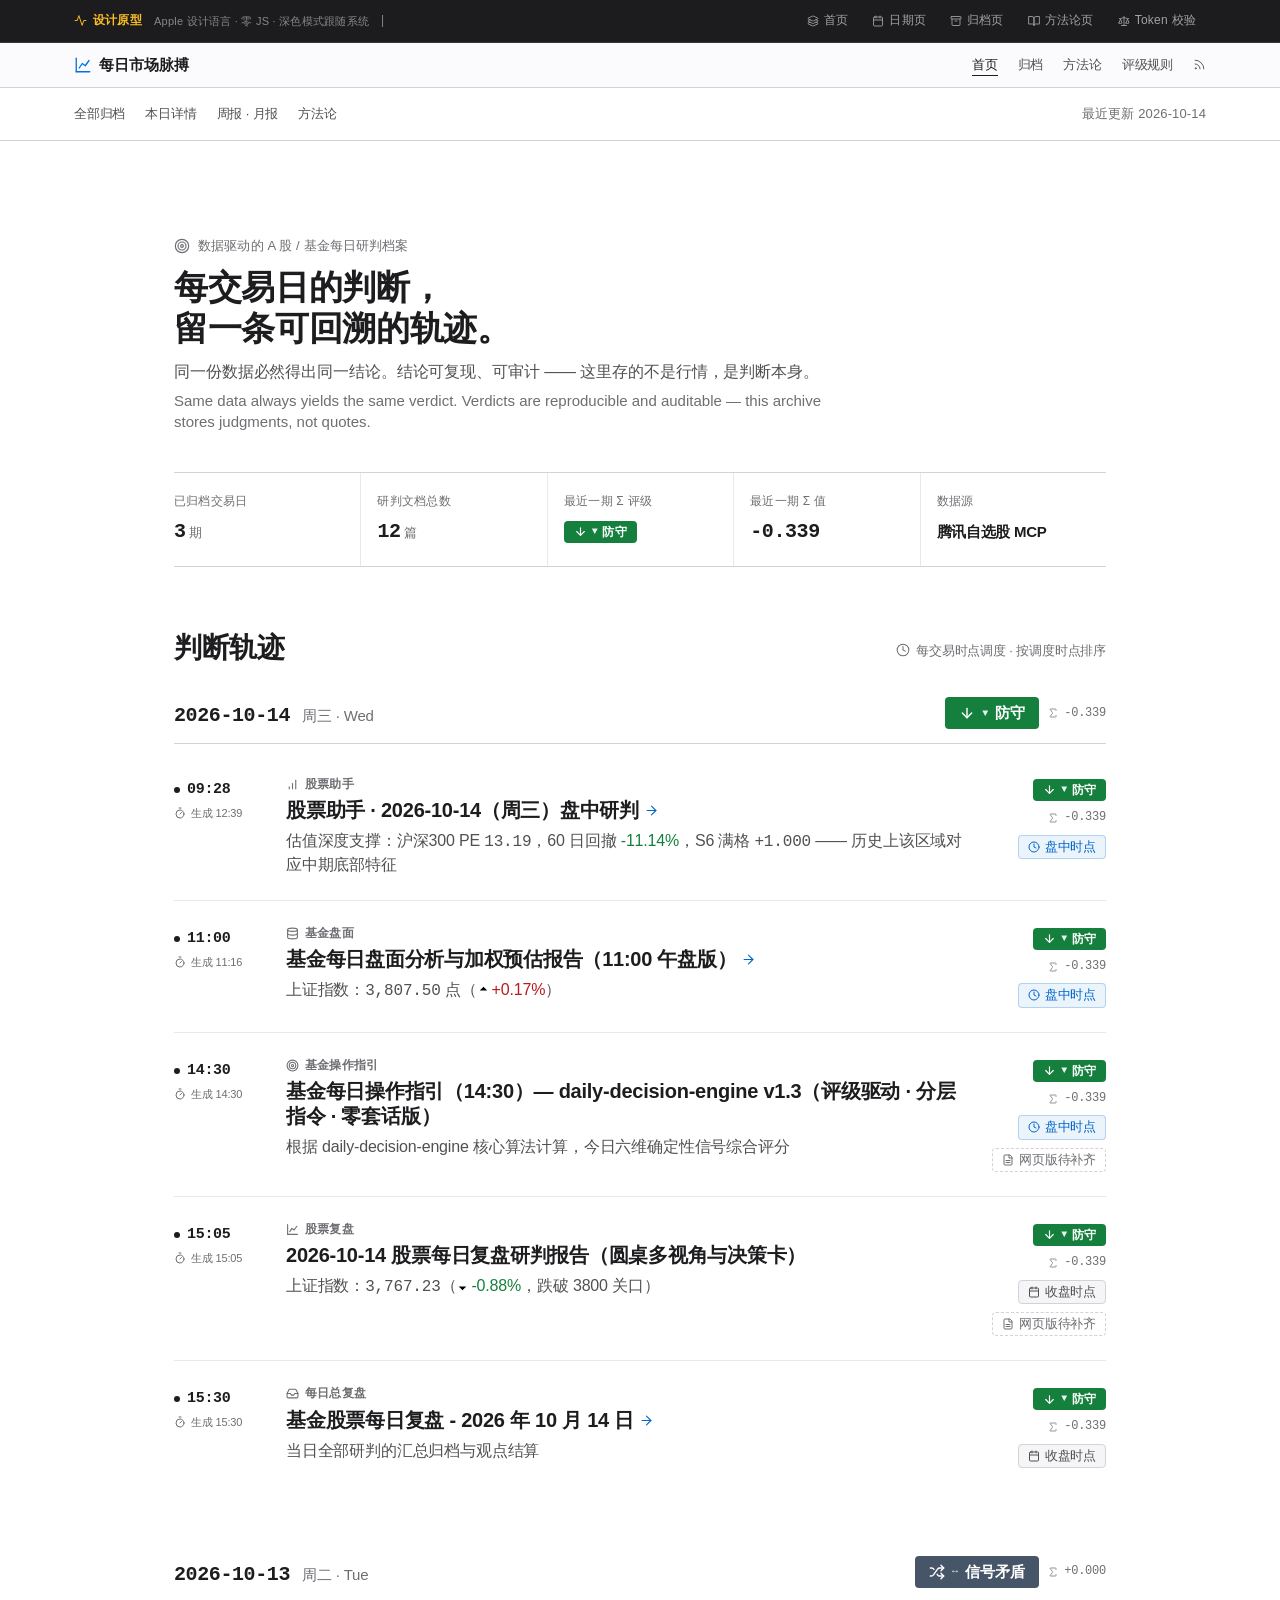
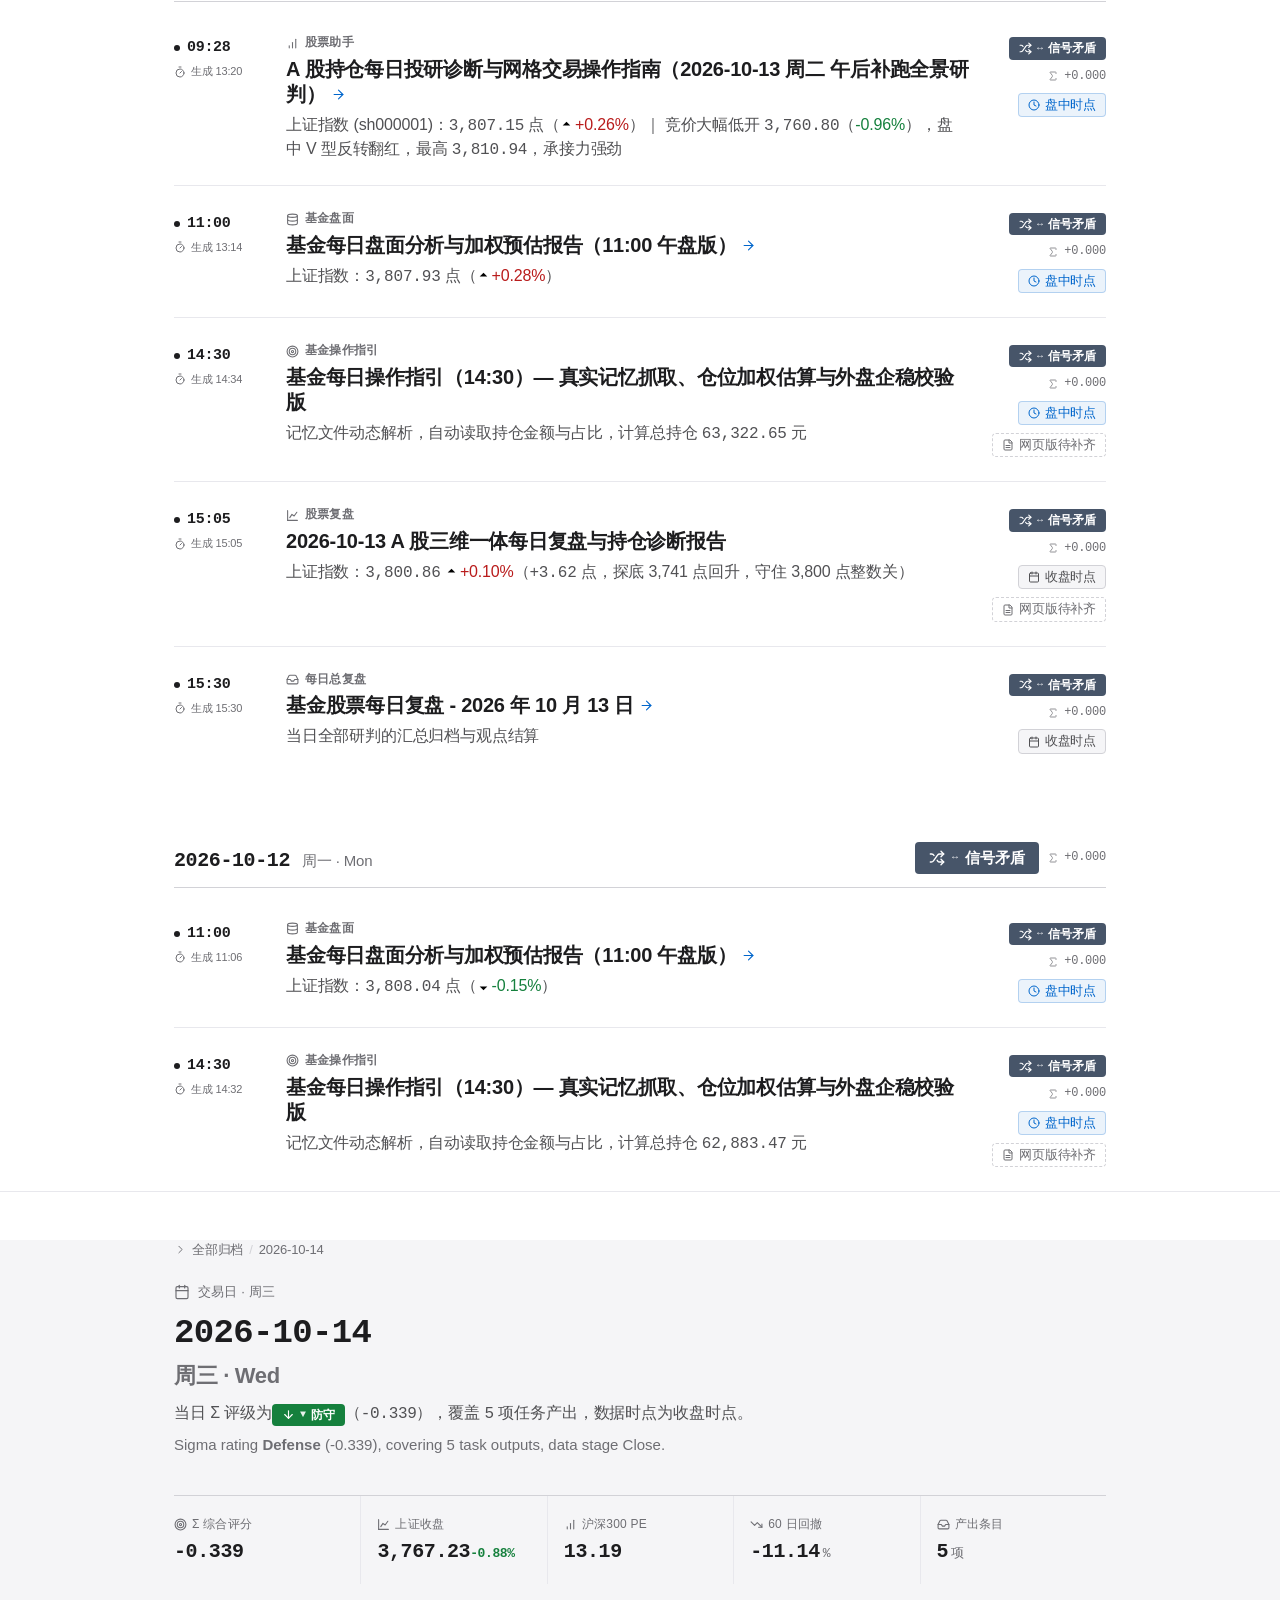
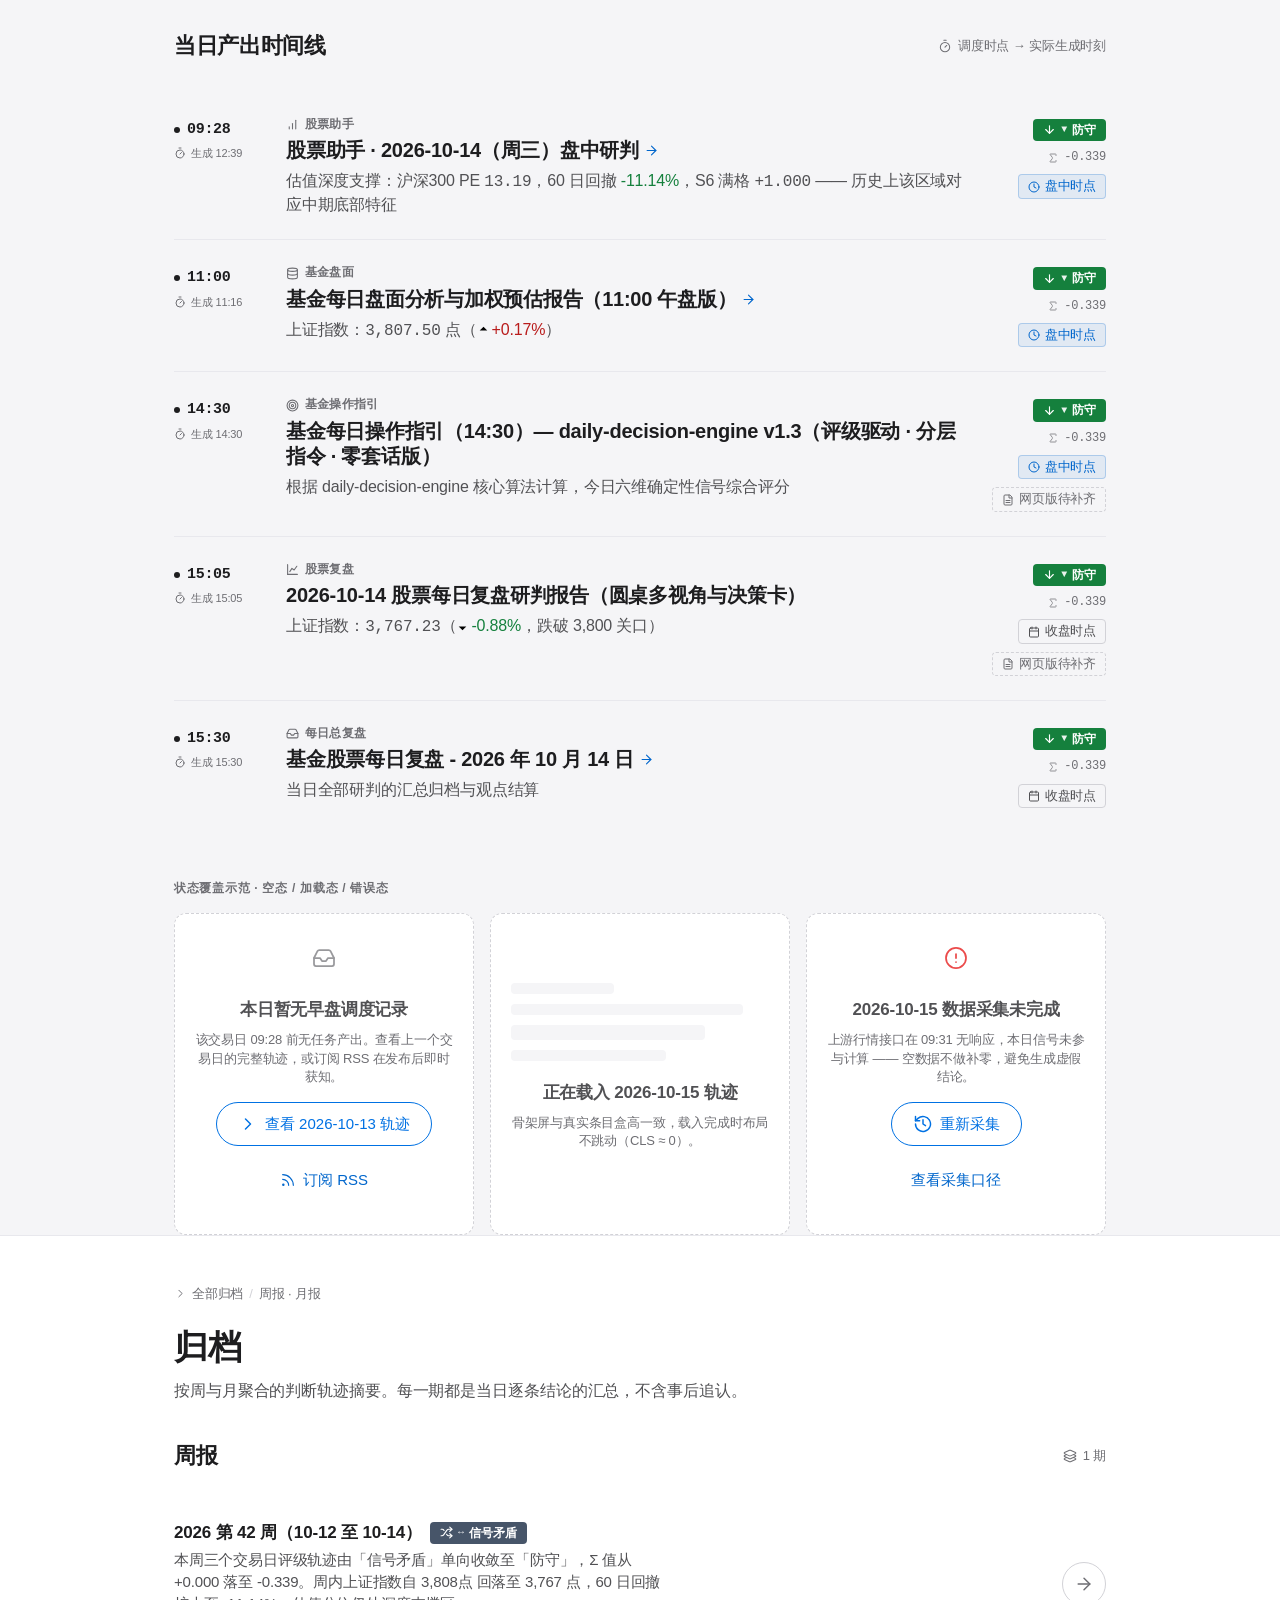
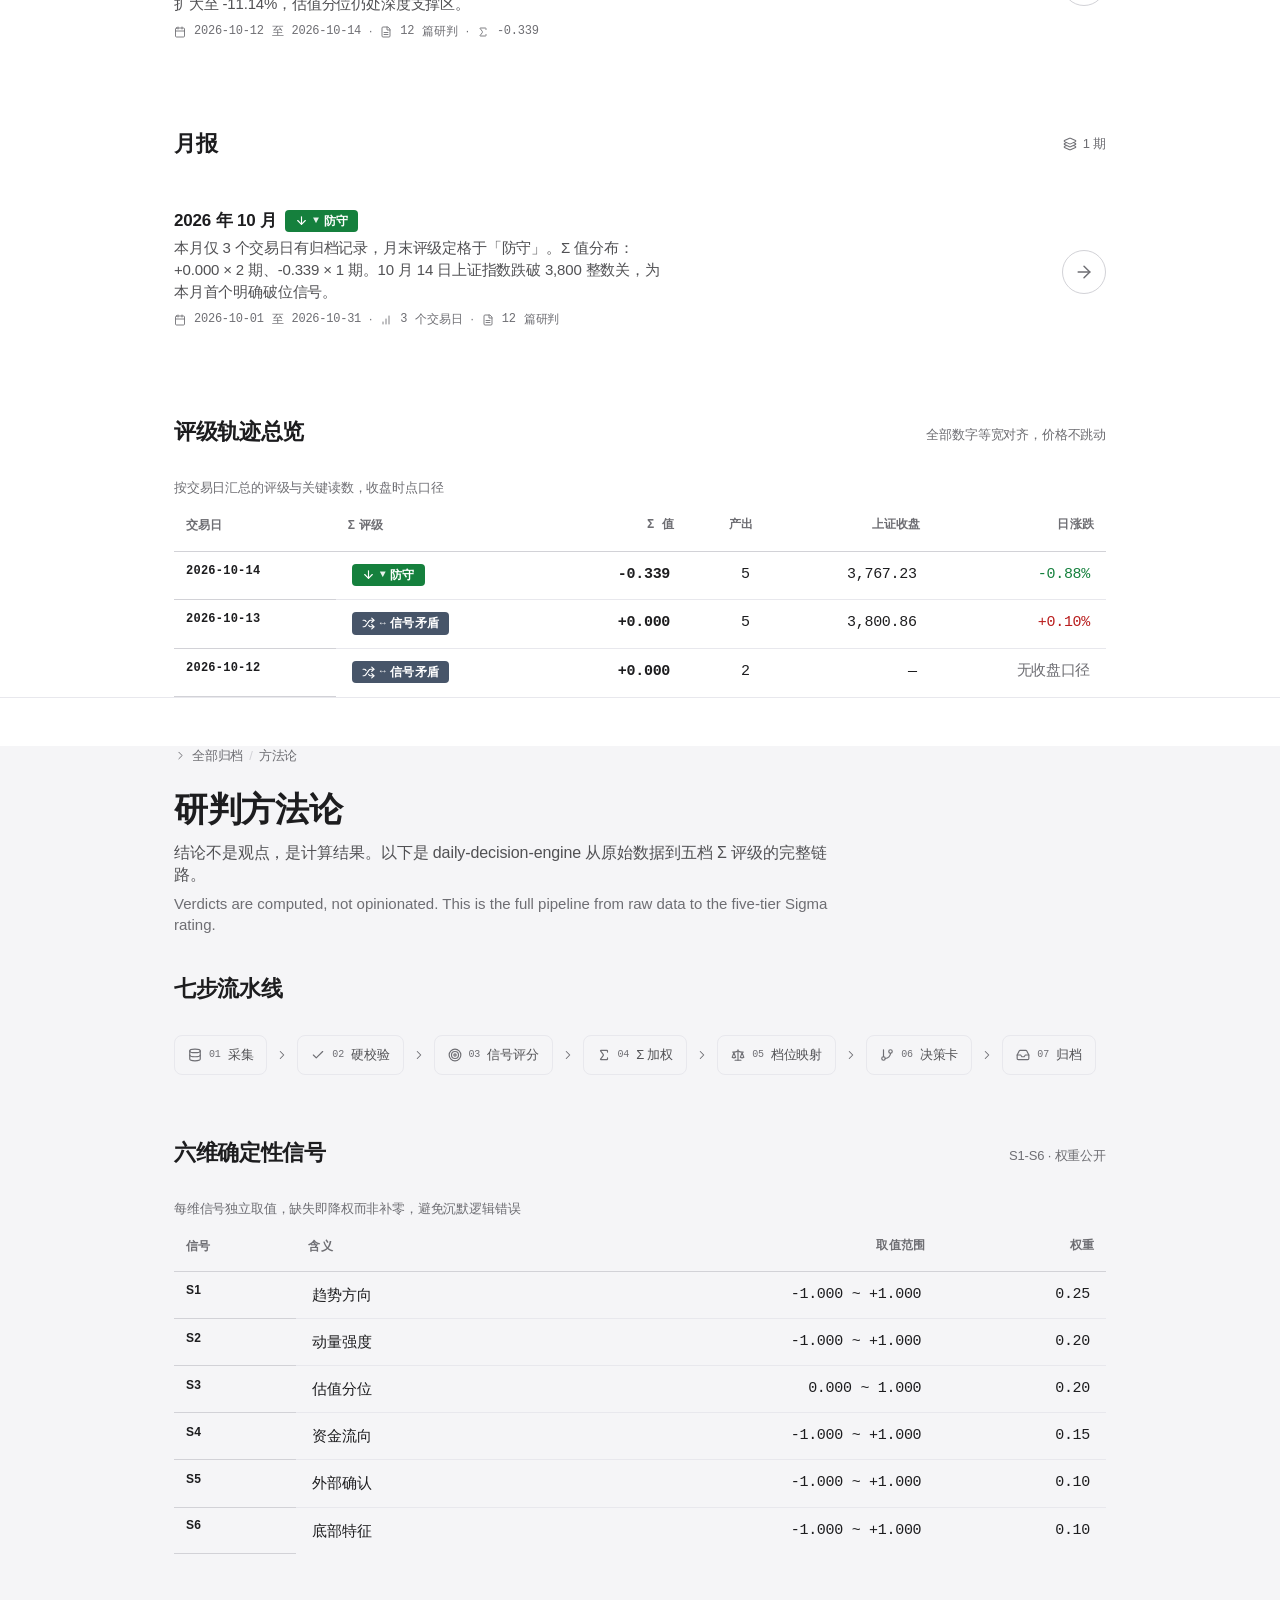
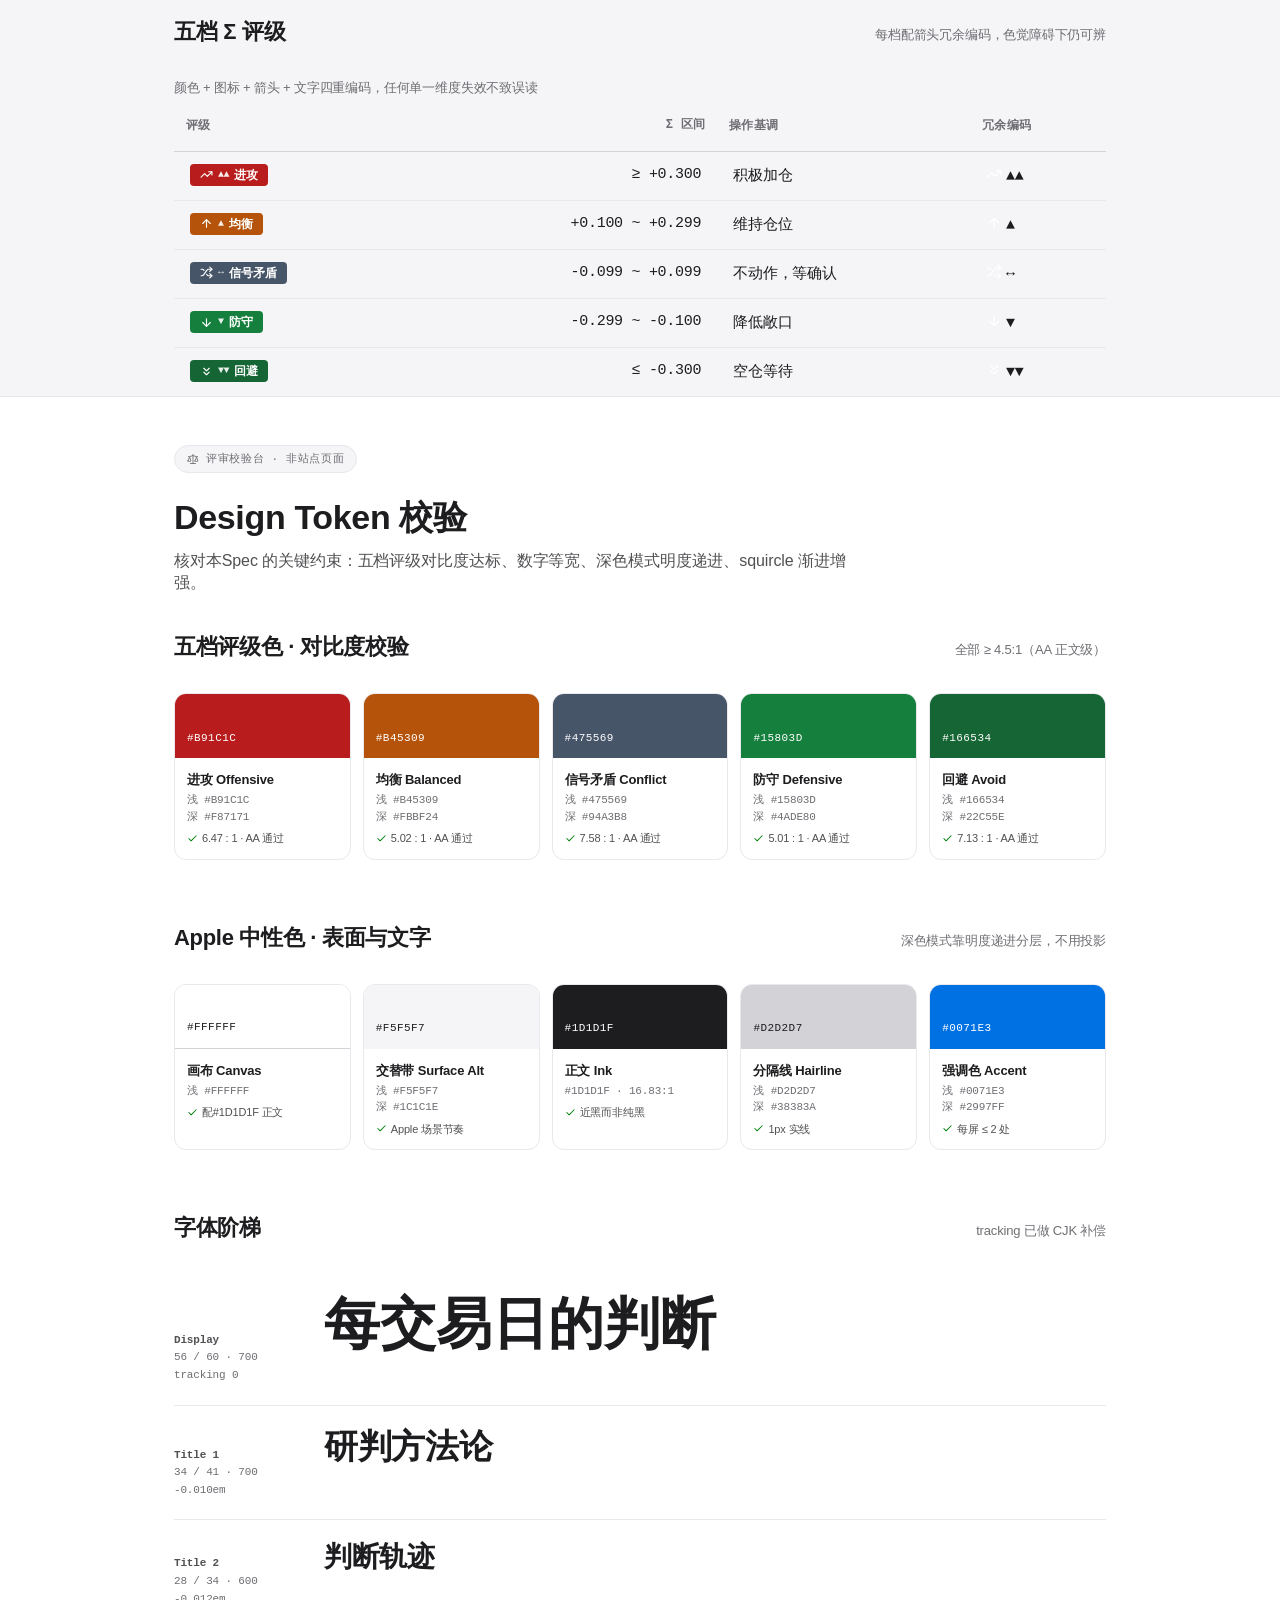
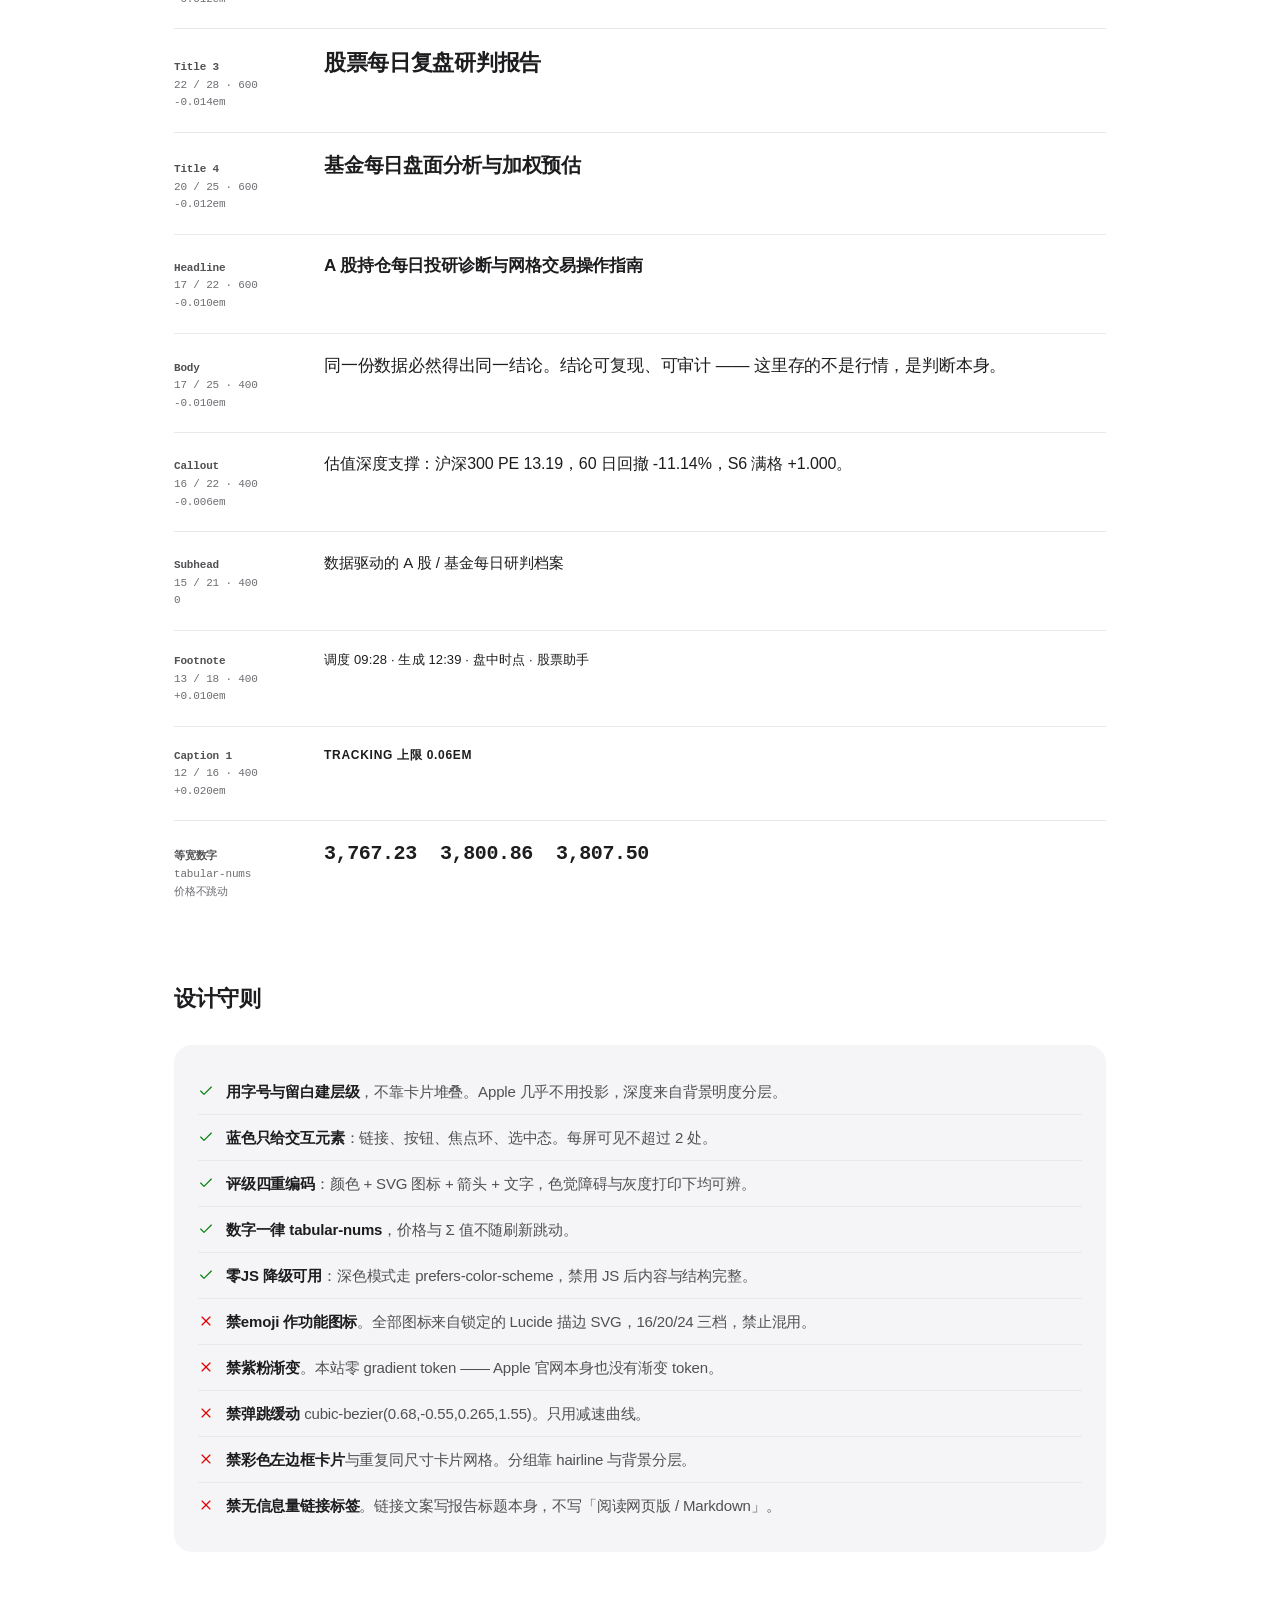
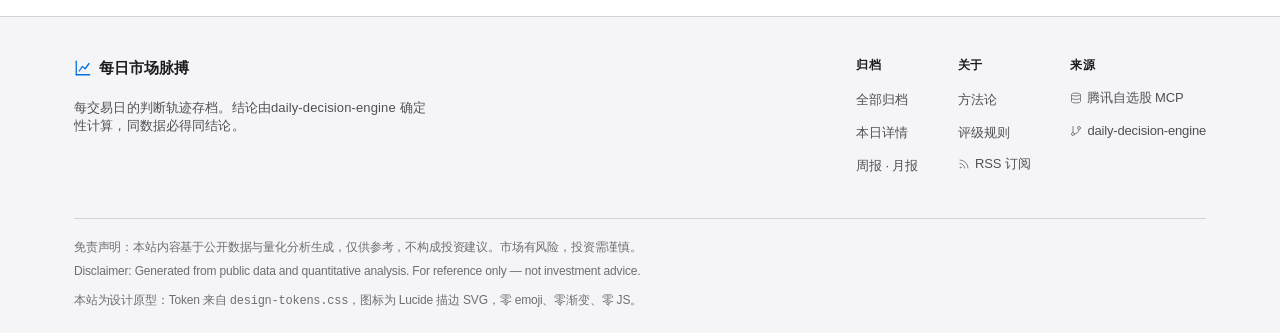
<file: apple-prototype.html>
<!DOCTYPE html>
<html lang="zh-CN">
<head>
<meta charset="UTF-8">
<meta name="viewport" content="width=device-width, initial-scale=1, viewport-fit=cover">
<title>每日市场脉搏 · Apple 设计语言高保真原型</title>
<meta name="description" content="以 Apple 官网设计语言重设计的每日市场脉搏原型：日期分组时间线、五档评级徽章、深色模式、零 emoji 图标方案。">
<meta name="color-scheme" content="light dark">
<style>
/* ==========================================================================
 * 每日市场脉搏 · Apple 设计语言原型
 * 本文件内联 design-tokens.css 全部 Token（单文件交付，零外部依赖、零 JS）
 * 图标：Lucide 描边 SVG（viewBox 24 / stroke 1.75 / round cap-join / 无填充）
 * 禁止：emoji 图标 · 紫粉渐变 · 弹跳缓动 · 硬编码颜色（除 #fff / #000）
 * ========================================================================== */

/* =========================== LAYER 0 — PRIMITIVE ========================== */
:root{
  --ap-white:#ffffff; --ap-canvas:#ffffff; --ap-surface-alt:#f5f5f7; --ap-surface-nav:#fafafc;
  --ap-ink:#1d1d1f; --ap-ink-secondary:#515154; --ap-ink-tertiary:#6e6e73; --ap-ink-muted:#86868b;
  --ap-hairline:#d2d2d7; --ap-hairline-soft:#e8e8ed; --ap-overlay:rgba(210,210,215,.64);
  --ap-blue:#0071e3; --ap-blue-hover:#0077ed; --ap-blue-link:#0066cc; --ap-blue-link-dk:#2997ff; --ap-blue-press:#006edb;
  --ap-black:#000000; --ap-dark-1:#1c1c1e; --ap-dark-2:#2c2c2e; --ap-dark-3:#3a3a3c;
  --ap-dark-sep:#38383a; --ap-dark-ink:#f5f5f7; --ap-dark-ink-2:#a1a1a6; --ap-dark-ink-3:#86868b; --ap-dark-nav:#161617;
  --rt-offensive:#b91c1c; --rt-balanced:#b45309; --rt-conflict:#475569; --rt-defensive:#15803d; --rt-avoid:#166534;
  --rt-offensive-dk:#f87171; --rt-balanced-dk:#fbbf24; --rt-conflict-dk:#94a3b8; --rt-defensive-dk:#4ade80; --rt-avoid-dk:#22c55e;
}

/* ===================== LAYER 1 — A1 IDENTITY（身份层） ===================== */
:root{
  color-scheme:light dark;
  --bg:var(--ap-canvas); --surface:var(--ap-canvas); --surface-alt:var(--ap-surface-alt);
  --surface-nav:var(--ap-surface-nav); --surface-sunken:var(--ap-surface-alt);
  --fg:var(--ap-ink); --fg-2:var(--ap-ink-secondary); --fg-3:var(--ap-ink-tertiary); --fg-muted:var(--ap-ink-muted);
  --fg-on-accent:var(--ap-white);
  --border:var(--ap-hairline); --border-soft:var(--ap-hairline-soft); --separator:var(--ap-hairline-soft);
  --accent:var(--ap-blue); --accent-hover:var(--ap-blue-hover); --accent-active:var(--ap-blue-press);
  --link:var(--ap-blue-link); --link-hover:var(--ap-blue);
  --font-display:"SF Pro Display",-apple-system,BlinkMacSystemFont,"PingFang SC","Hiragino Sans GB","Noto Sans SC","Microsoft YaHei","Helvetica Neue",sans-serif;
  --font-text:"SF Pro Text",-apple-system,BlinkMacSystemFont,"PingFang SC","Hiragino Sans GB","Noto Sans SC","Microsoft YaHei","Helvetica Neue",sans-serif;
  --font-mono:"SF Mono",ui-monospace,SFMono-Regular,Menlo,Monaco,"Cascadia Mono","Roboto Mono",monospace;
}

/* ==================== LAYER 2 — A1 STRUCTURE（结构层） ==================== */
:root{
  --fs-display:3.5rem; --fs-title1:2.125rem; --fs-title2:1.75rem; --fs-title3:1.375rem; --fs-title4:1.25rem;
  --fs-headline:1.0625rem; --fs-body:1.0625rem; --fs-callout:1rem; --fs-subhead:.9375rem;
  --fs-footnote:.8125rem; --fs-caption1:.75rem; --fs-caption2:.6875rem;
  --lh-display:1.07; --lh-title1:1.206; --lh-title2:1.214; --lh-title3:1.273; --lh-title4:1.25;
  --lh-headline:1.294; --lh-body:1.47; --lh-callout:1.35; --lh-subhead:1.4; --lh-footnote:1.385; --lh-caption:1.333;
  /* CJK 安全 tracking（Apple 拉丁负值按约 40% 补偿，避免全角汉字粘连） */
  --tracking-display:0; --tracking-title1:-.010em; --tracking-title2:-.012em; --tracking-title3:-.014em; --tracking-title4:-.012em;
  --tracking-headline:-.010em; --tracking-body:-.010em; --tracking-callout:-.006em; --tracking-subhead:0;
  --tracking-footnote:.01em; --tracking-caption:.02em; --tracking-caps:.06em;
  --fw-regular:400; --fw-medium:500; --fw-semibold:600; --fw-bold:700;
  --space-1:4px; --space-2:8px; --space-3:12px; --space-4:16px; --space-5:20px; --space-6:24px;
  --space-8:32px; --space-10:40px; --space-12:48px; --space-16:64px; --space-20:80px; --space-24:96px; --space-32:128px;
  --section-y-desktop:80px; --section-y-tablet:48px; --section-y-phone:32px;
  --container-max:980px; --container-wide:1180px; --container-prose:680px; --container-narrow:760px;
  --gutter-desktop:32px; --gutter-tablet:24px; --gutter-phone:20px;
  --radius-xs:4px; --radius-sm:8px; --radius-md:12px; --radius-lg:18px; --radius-xl:28px; --radius-pill:980px;
  --elev-flat:none; --elev-hairline:inset 0 0 0 .5px var(--border); --elev-overlay:0 8px 28px rgba(0,0,0,.12);
}

/* ============================ LAYER 3 — A2 ================================ */
:root{
  --ease-out:cubic-bezier(.215,.61,.355,1); --ease-standard:cubic-bezier(.4,0,.2,1); --ease-out-soft:cubic-bezier(.25,.1,.25,1);
  --motion-instant:80ms; --motion-fast:150ms; --motion-base:200ms; --motion-slow:300ms; --motion-slower:400ms;
  --focus-ring-color:var(--ap-blue); --focus-ring-width:2px; --focus-ring-offset:2px;
  --nav-h:44px; --localnav-h:52px;
  --z-base:0; --z-sticky:100; --z-nav:1100; --z-dropdown:1200; --z-modal:1300; --z-toast:1400;
  --success:#008009; --warn:#b45309; --danger:#e30000; --info:var(--ap-blue-link);
}

/* =========================== LAYER 4 — B-SLOT ============================== */
:root{
  --nav-bg:rgba(250,250,252,.72); --nav-blur:saturate(180%) blur(20px);
  --nav-fg:var(--ap-ink-secondary); --nav-fg-hover:var(--ap-ink); --nav-fg-active:var(--ap-ink);
  --nav-underline:var(--ap-ink); --nav-border:var(--ap-hairline);
  --localnav-bg:rgba(255,255,255,.72); --localnav-border:var(--ap-hairline);
  --card-bg:var(--ap-canvas); --card-border:none; --card-shadow:none; --card-radius:var(--radius-md); --card-pad:var(--space-6);
  --panel-bg:var(--ap-surface-alt); --panel-radius:var(--radius-lg);
  --feature-bg:var(--ap-canvas); --feature-radius:var(--radius-xl); --feature-pad:var(--space-8);
  --tl-separator:var(--ap-hairline-soft); --tl-gutter:92px; --tl-row-pad-y:var(--space-6); --tl-row-gap:var(--space-5);
  --tl-dot:var(--ap-ink); --tl-time-fg:var(--ap-ink); --tl-run-fg:var(--ap-ink-tertiary);
  --tl-kicker-fg:var(--ap-ink-tertiary); --tl-title-fg:var(--ap-ink); --tl-summary-fg:var(--ap-ink-secondary);
  --badge-radius:var(--radius-xs); --badge-pad:3px 10px; --badge-fs:var(--fs-caption1);
  --chip-bg:var(--ap-surface-alt); --chip-fg:var(--ap-ink-secondary); --chip-border:var(--ap-hairline);
  --chip-radius:var(--radius-xs); --chip-pad:2px 9px; --chip-fs:var(--fs-footnote);
  --table-border:var(--ap-hairline); --table-head-fg:var(--ap-ink-tertiary);
  --table-cell-pad:12px var(--space-4); --table-cell-fs:var(--fs-subhead); --table-head-fs:var(--fs-caption1);
  --foot-bg:var(--ap-surface-alt); --foot-fg:var(--ap-ink-secondary); --foot-fs:var(--fs-footnote); --foot-border:var(--ap-hairline);
  --crumb-fg:var(--ap-ink-tertiary); --crumb-fg-hover:var(--ap-blue-link);
}

/* ====================== LAYER 5 — C-EXTENSION（金融） ====================== */
:root{
  --rating-offensive-bg:var(--rt-offensive); --rating-offensive-fg:var(--ap-white); --rating-offensive-ring:rgba(185,28,28,.28);
  --rating-balanced-bg:var(--rt-balanced);   --rating-balanced-fg:var(--ap-white);   --rating-balanced-ring:rgba(180,83,9,.28);
  --rating-conflict-bg:var(--rt-conflict);   --rating-conflict-fg:var(--ap-white);   --rating-conflict-ring:rgba(71,85,105,.28);
  --rating-defensive-bg:var(--rt-defensive); --rating-defensive-fg:var(--ap-white); --rating-defensive-ring:rgba(21,128,61,.28);
  --rating-avoid-bg:var(--rt-avoid);         --rating-avoid-fg:var(--ap-white);     --rating-avoid-ring:rgba(22,101,52,.28);
  --stage-intraday-fg:var(--ap-blue-link); --stage-intraday-bg:rgba(0,102,204,.08); --stage-intraday-ring:rgba(0,102,204,.24);
  --stage-close-fg:var(--ap-ink-secondary); --stage-close-bg:var(--ap-surface-alt); --stage-close-ring:var(--ap-hairline);
  --quote-up:var(--rt-offensive); --quote-down:var(--rt-defensive); --quote-flat:var(--ap-ink-tertiary);
  --numeric:tabular-nums; --numeric-feature:"tnum" 1,"lnum" 1;
  --icon-stroke:1.75; --icon-size-inline:16px; --icon-size-btn:20px; --icon-size-stand:24px;
}

/* ============================== DARK MODE ================================= */
@media (prefers-color-scheme:dark){
  :root:not([data-theme="light"]){
    --bg:var(--ap-black); --surface:var(--ap-black); --surface-alt:var(--ap-dark-1); --surface-nav:var(--ap-dark-nav); --surface-sunken:var(--ap-dark-1);
    --fg:var(--ap-dark-ink); --fg-2:var(--ap-dark-ink-2); --fg-3:var(--ap-dark-ink-3); --fg-muted:#6e6e73;
    --border:var(--ap-dark-sep); --border-soft:var(--ap-dark-sep); --separator:var(--ap-dark-sep);
    --accent:#2997ff; --accent-hover:#47a8ff; --accent-active:#1a8cff; --link:var(--ap-blue-link-dk); --link-hover:#5eb3ff;
    --success:#30d158; --warn:#fbbf24; --danger:#ff453a; --info:var(--ap-blue-link-dk);
    --rating-offensive-bg:rgba(248,113,113,.16); --rating-offensive-fg:var(--rt-offensive-dk); --rating-offensive-ring:rgba(248,113,113,.42);
    --rating-balanced-bg:rgba(251,191,36,.16);   --rating-balanced-fg:var(--rt-balanced-dk);   --rating-balanced-ring:rgba(251,191,36,.42);
    --rating-conflict-bg:rgba(148,163,184,.16);  --rating-conflict-fg:var(--rt-conflict-dk);   --rating-conflict-ring:rgba(148,163,184,.42);
    --rating-defensive-bg:rgba(74,222,128,.16);  --rating-defensive-fg:var(--rt-defensive-dk); --rating-defensive-ring:rgba(74,222,128,.42);
    --rating-avoid-bg:rgba(34,197,94,.16);       --rating-avoid-fg:var(--rt-avoid-dk);       --rating-avoid-ring:rgba(34,197,94,.42);
    --stage-intraday-fg:#5eb3ff; --stage-intraday-bg:rgba(41,151,255,.16); --stage-intraday-ring:rgba(41,151,255,.4);
    --stage-close-fg:var(--ap-dark-ink-2); --stage-close-bg:var(--ap-dark-2); --stage-close-ring:var(--ap-dark-sep);
    --quote-up:#f87171; --quote-down:#4ade80; --quote-flat:#a1a1a6;
    --card-bg:var(--ap-black); --panel-bg:var(--ap-dark-1); --feature-bg:var(--ap-dark-1);
    --nav-bg:rgba(22,22,23,.72); --localnav-bg:rgba(22,22,23,.72); --localnav-border:var(--ap-dark-sep); --nav-border:var(--ap-dark-sep);
    --nav-fg:var(--ap-dark-ink-2); --nav-fg-hover:var(--ap-dark-ink); --nav-fg-active:var(--ap-dark-ink); --nav-underline:var(--ap-dark-ink);
    --chip-bg:var(--ap-dark-2); --chip-fg:var(--ap-dark-ink-2); --chip-border:var(--ap-dark-sep);
    --table-border:var(--ap-dark-sep); --table-head-fg:var(--ap-dark-ink-3);
    --foot-bg:var(--ap-dark-1); --foot-border:var(--ap-dark-sep);
    --crumb-fg:var(--ap-dark-ink-3); --crumb-fg-hover:var(--ap-blue-link-dk);
    --tl-separator:var(--ap-dark-sep); --tl-dot:var(--ap-dark-ink); --tl-time-fg:var(--ap-dark-ink); --tl-run-fg:var(--ap-dark-ink-3);
    --tl-summary-fg:var(--ap-dark-ink-2);
    --elev-overlay:0 8px 28px rgba(0,0,0,.55); --focus-ring-color:var(--ap-blue-link-dk);
  }
}
/* 连续圆角渐进增强：Chrome/Edge 139+ 还原 iOS squircle，Safari/Firefox 自动回落 */
@supports (corner-shape:squircle){ :root{ --corner-shape:squircle; } }
@media (prefers-reduced-motion:reduce){
  :root{ --motion-instant:.01ms; --motion-fast:.01ms; --motion-base:.01ms; --motion-slow:.01ms; --motion-slower:.01ms; }
  *,*::before,*::after{ animation-duration:.01ms!important; animation-iteration-count:1!important; transition-duration:.01ms!important; scroll-behavior:auto!important; }
}

/* ============================== RESET ===================================== */
*,*::before,*::after{ box-sizing:border-box; margin:0; padding:0; }
html{ -webkit-text-size-adjust:100%; scroll-behavior:smooth; scroll-padding-top:calc(var(--nav-h) + var(--localnav-h) + 16px); }
body{
  font-family:var(--font-text); background:var(--bg); color:var(--fg);
  font-size:var(--fs-body); line-height:var(--lh-body); letter-spacing:var(--tracking-body);
  -webkit-font-smoothing:antialiased; -moz-osx-font-smoothing:grayscale;
  font-feature-settings:var(--numeric-feature); overflow-x:hidden;
}
a{ color:inherit; text-decoration:none; }
ul{ list-style:none; }
img,svg{ display:block; max-width:100%; }
button{ font:inherit; color:inherit; background:none; border:none; }
::selection{ background:rgba(0,113,227,.18); }
@media (prefers-color-scheme:dark){ ::selection{ background:rgba(41,151,255,.28); } }

/* 键盘可达：所有可聚焦元素统一焦点环，绝不移除 */
:focus-visible{ outline:2px solid var(--focus-ring-color); outline-offset:2px; border-radius:var(--radius-xs); }
a:focus-visible,button:focus-visible{ outline-offset:3px; }

/* 跳过导航：键盘用户首Tab 直达正文 */
.skip-link{
  position:absolute; left:var(--space-3); top:var(--space-2); z-index:calc(var(--z-toast) + 1);
  background:var(--accent); color:var(--fg-on-accent); font-size:var(--fs-footnote); font-weight:var(--fw-medium);
  padding:10px 18px; border-radius:var(--radius-pill); min-height:44px; display:inline-flex; align-items:center;
  transform:translateY(-160%); transition:transform var(--motion-base) var(--ease-out);
}
.skip-link:focus{ transform:translateY(0); }
@media (prefers-color-scheme:dark){ .skip-link{ color:#000; } }

/* ============================ 排版基元 ==================================== */
.t-display{ font-family:var(--font-display); font-size:var(--fs-display); line-height:var(--lh-display); letter-spacing:var(--tracking-display); font-weight:var(--fw-bold); }
.t-title1{ font-family:var(--font-display); font-size:var(--fs-title1); line-height:var(--lh-title1); letter-spacing:var(--tracking-title1); font-weight:var(--fw-bold); }
.t-title2{ font-family:var(--font-display); font-size:var(--fs-title2); line-height:var(--lh-title2); letter-spacing:var(--tracking-title2); font-weight:var(--fw-semibold); }
.t-title3{ font-family:var(--font-display); font-size:var(--fs-title3); line-height:var(--lh-title3); letter-spacing:var(--tracking-title3); font-weight:var(--fw-semibold); }
.t-title4{ font-family:var(--font-display); font-size:var(--fs-title4); line-height:var(--lh-title4); letter-spacing:var(--tracking-title4); font-weight:var(--fw-semibold); }
.t-headline{ font-family:var(--font-text); font-size:var(--fs-headline); line-height:var(--lh-headline); letter-spacing:var(--tracking-headline); font-weight:var(--fw-semibold); }
.t-body{ font-family:var(--font-text); font-size:var(--fs-body); line-height:var(--lh-body); letter-spacing:var(--tracking-body); font-weight:var(--fw-regular); }
.t-callout{ font-family:var(--font-text); font-size:var(--fs-callout); line-height:var(--lh-callout); letter-spacing:var(--tracking-callout); }
.t-subhead{ font-family:var(--font-text); font-size:var(--fs-subhead); line-height:var(--lh-subhead); letter-spacing:var(--tracking-subhead); }
.t-footnote{ font-family:var(--font-text); font-size:var(--fs-footnote); line-height:var(--lh-footnote); letter-spacing:var(--tracking-footnote); }
.t-caps{ text-transform:uppercase; letter-spacing:var(--tracking-caps); font-size:var(--fs-caption1); font-weight:var(--fw-semibold); }
.num{ font-family:var(--font-mono); font-variant-numeric:var(--numeric); font-feature-settings:var(--numeric-feature); letter-spacing:-.02em; }

/* ============================== 图标 ====================================== */
.ic{ width:var(--icon-size-inline); height:var(--icon-size-inline); flex:0 0 auto; stroke:currentColor; stroke-width:var(--icon-stroke); stroke-linecap:round; stroke-linejoin:round; fill:none; }
.ic-20{ width:var(--icon-size-btn); height:var(--icon-size-btn); }
.ic-24{ width:var(--icon-size-stand); height:var(--icon-size-stand); }
/* squircle：支持 corner-shape 时还原 Apple 连续圆角 */
@supports (corner-shape:squircle){ .ic{ corner-shape:squircle; } }

/* ============================ 原型导航条 ================================= */
/* 说明：此条为「设计评审用原型chrome」，不属于最终站点 chrome */
.proto-bar{
  position:relative; z-index:var(--z-toast); background:var(--ap-dark-1); color:var(--ap-dark-ink);
  font-size:var(--fs-caption1); letter-spacing:.02em; border-bottom:1px solid var(--ap-dark-sep);
}
.proto-in{ max-width:var(--container-wide); margin:0 auto; padding:8px var(--gutter-tablet); display:flex; align-items:center; gap:var(--space-3); flex-wrap:wrap; }
.proto-tag{ display:inline-flex; align-items:center; gap:6px; color:var(--rt-balanced-dk); font-weight:var(--fw-semibold); }
.proto-sep{ color:var(--ap-dark-ink-3); }
.proto-links{ display:flex; gap:var(--space-1); flex-wrap:wrap; margin-left:auto; }
.proto-links a{ padding:4px 10px; border-radius:var(--radius-pill); color:var(--ap-dark-ink-2); transition:background var(--motion-fast) var(--ease-out),color var(--motion-fast) var(--ease-out); display:inline-flex; align-items:center; gap:5px; }
.proto-links a:hover{ background:rgba(255,255,255,.1); color:var(--ap-dark-ink); }
.proto-note{ color:var(--ap-dark-ink-3); font-size:var(--fs-caption2); }

/* ============================== 全局导航 ================================== */
.nav{
  position:sticky; top:0; z-index:var(--z-nav); background:var(--nav-bg);
  -webkit-backdrop-filter:var(--nav-blur); backdrop-filter:var(--nav-blur);
  border-bottom:1px solid var(--nav-border);
}
.nav-in{ max-width:var(--container-wide); margin:0 auto; padding:0 var(--gutter-tablet); height:var(--nav-h); display:flex; align-items:center; gap:var(--space-6); }
.nav-brand{ font-family:var(--font-display); font-size:var(--fs-subhead); font-weight:var(--fw-semibold); letter-spacing:var(--tracking-subhead); color:var(--fg); white-space:nowrap; display:inline-flex; align-items:center; gap:7px; flex-shrink:0; }
.nav-brand .mark{ width:18px; height:18px; color:var(--accent); }
.nav-links{ display:flex; align-items:center; gap:var(--space-5); margin-left:auto; overflow-x:auto; scrollbar-width:none; }
.nav-links::-webkit-scrollbar{ display:none; }
.nav-links a{ font-size:var(--fs-footnote); color:var(--nav-fg); white-space:nowrap; padding:2px 0; transition:color var(--motion-fast) var(--ease-out); position:relative; }
.nav-links a:hover{ color:var(--nav-fg-hover); }
.nav-links a[aria-current="page"]{ color:var(--nav-fg-active); font-weight:var(--fw-medium); }
.nav-links a[aria-current="page"]::after{ content:""; position:absolute; left:0; right:0; bottom:-1px; height:2px; background:var(--nav-underline); }
@media (max-width:640px){ .nav-links a[data-optional]{ display:none; } }

/* ============================== 二级导航 ================================== */
.localnav{
  position:sticky; top:var(--nav-h); z-index:calc(var(--z-nav) - 1);
  background:var(--localnav-bg); -webkit-backdrop-filter:var(--nav-blur); backdrop-filter:var(--nav-blur);
  border-bottom:1px solid var(--localnav-border);
}
.localnav-in{ max-width:var(--container-wide); margin:0 auto; padding:0 var(--gutter-tablet); height:var(--localnav-h); display:flex; align-items:center; gap:var(--space-5); overflow-x:auto; scrollbar-width:none; }
.localnav-in::-webkit-scrollbar{ display:none; }
.localnav-in a{ font-size:var(--fs-footnote); color:var(--fg-2); white-space:nowrap; padding:var(--space-2) 0; position:relative; display:inline-flex; align-items:center; gap:6px; }
.localnav-in a:hover{ color:var(--fg); }
.localnav-in a[aria-current="page"]{ color:var(--fg); font-weight:var(--fw-medium); }
.localnav-in a[aria-current="page"]::after{ content:""; position:absolute; left:0; right:0; bottom:0; height:2px; background:var(--nav-underline); }
.localnav-spacer{ margin-left:auto; }

/* ============================== 容器 ====================================== */
.shell{ max-width:var(--container-max); margin:0 auto; padding:0 var(--gutter-tablet); }
.shell-wide{ max-width:var(--container-wide); }
.shell-prose{ max-width:var(--container-prose); }

/* ============================ 页面区块 ==================================== */
.band{ padding:var(--section-y-desktop) 0; }
.band-alt{ background:var(--surface-alt); }
.band-tight{ padding:var(--space-16) 0; }
.frame{ padding-top:var(--space-12); }
.frame + .frame{ border-top:1px solid var(--border-soft); }
.frame-label{
  display:inline-flex; align-items:center; gap:7px; font-family:var(--font-mono); font-size:var(--fs-caption2);
  letter-spacing:.06em; text-transform:uppercase; color:var(--fg-3);
  background:var(--surface-alt); border:1px solid var(--border-soft); border-radius:var(--radius-pill);
  padding:5px 12px; margin-bottom:var(--space-6);
}
@media (prefers-color-scheme:dark){ .frame-label{ background:var(--ap-dark-2); border-color:var(--ap-dark-sep); } }

/* ============================== 面包屑 ==================================== */
.crumb{ font-size:var(--fs-footnote); color:var(--crumb-fg); padding:var(--space-6) 0 0; display:flex; align-items:center; gap:6px; flex-wrap:wrap; }
.crumb a{ display:inline-flex; align-items:center; gap:5px; transition:color var(--motion-fast) var(--ease-out); }
.crumb a:hover{ color:var(--crumb-fg-hover); }
.crumb .sep{ color:var(--border); }

/* ============================== 页头 ====================================== */
.page-head{ padding:var(--space-12) 0 var(--space-10); }
.page-head .eyebrow{ display:flex; align-items:center; gap:var(--space-2); color:var(--fg-3); margin-bottom:var(--space-3); flex-wrap:wrap; }
.page-head h1{ margin-bottom:var(--space-3); }
.page-head h1 .sub{ display:block; font-family:var(--font-display); font-size:var(--fs-title3); line-height:var(--lh-title3); letter-spacing:var(--tracking-title3); font-weight:var(--fw-semibold); color:var(--fg-3); margin-top:var(--space-2); }
.page-head .lede{ color:var(--fg-2); max-width:var(--container-prose); }
.page-head .lede-en{ color:var(--fg-3); font-size:var(--fs-subhead); margin-top:var(--space-2); max-width:var(--container-prose); }
.page-head .meta{ margin-top:var(--space-6); display:flex; align-items:center; gap:var(--space-2); flex-wrap:wrap; font-size:var(--fs-footnote); color:var(--fg-3); }

/* 首页档案条：真实内容，不是口号 */
.archive-strip{
  display:grid; grid-template-columns:repeat(auto-fit,minmax(150px,1fr));
  border-top:1px solid var(--border); border-bottom:1px solid var(--border);
}
.archive-strip > div{ padding:var(--space-5) var(--space-4); border-left:1px solid var(--border-soft); }
.archive-strip > div:first-child{ border-left:none; padding-left:0; }
.archive-strip dt{ font-size:var(--fs-caption1); color:var(--fg-3); letter-spacing:var(--tracking-caption); margin-bottom:6px; }
.archive-strip dd{ font-family:var(--font-mono); font-size:var(--fs-title4); font-weight:var(--fw-semibold); color:var(--fg); font-variant-numeric:var(--numeric); letter-spacing:-.02em; }
.archive-strip dd .u{ font-size:var(--fs-footnote); color:var(--fg-3); font-weight:var(--fw-regular); margin-left:3px; }
@media (max-width:640px){
  .archive-strip{ grid-template-columns:1fr 1fr; }
  .archive-strip > div{ padding:var(--space-4) 0; border-left:none; border-top:1px solid var(--border-soft); }
  .archive-strip > div:nth-child(-n+2){ border-top:none; }
  .archive-strip > div:nth-child(odd){ padding-right:var(--space-3); }
}

/* ============================== 区块标题 ================================== */
.sec-head{ display:flex; align-items:baseline; gap:var(--space-4); flex-wrap:wrap; margin-bottom:var(--space-8); }
.sec-head h2{ flex-shrink:0; }
.sec-head .spacer{ flex:1 1 auto; }
.sec-head .aside{ font-size:var(--fs-footnote); color:var(--fg-3); display:inline-flex; align-items:center; gap:6px; }

/* ============================== 时间线 ==================================== */
/* Apple 做法：不用卡片堆叠，靠 hairline + 留白 */
.issue{ margin-bottom:var(--space-16); }
.issue:last-of-type{ margin-bottom:0; }
.issue-head{
  display:flex; align-items:baseline; gap:var(--space-3); flex-wrap:wrap;
  padding-bottom:var(--space-3); margin-bottom:var(--space-2);
  border-bottom:1px solid var(--border);
}
.issue-date{ font-family:var(--font-mono); font-size:var(--fs-title4); font-weight:var(--fw-semibold); letter-spacing:-.02em; font-variant-numeric:var(--numeric); color:var(--fg); }
.issue-dow{ font-size:var(--fs-subhead); color:var(--fg-3); }
.issue-head .spacer{ flex:1 1 auto; }
.issue-summary{ display:inline-flex; align-items:center; gap:var(--space-2); flex-wrap:wrap; }

.tl{ margin-top:var(--space-2); }
.tl-item{
  display:grid; grid-template-columns:var(--tl-gutter) 1fr auto; gap:var(--space-5);
  padding:var(--tl-row-pad-y) 0; border-bottom:1px solid var(--tl-separator); align-items:start;
}
.tl-item:last-child{ border-bottom:none; }
@media (max-width:900px){
  .tl-item{ grid-template-columns:76px 1fr; gap:var(--space-4); }
  .tl-meta{ grid-column:2; justify-self:start; }
}
@media (max-width:640px){
  .tl-item{ grid-template-columns:1fr; gap:var(--space-3); padding:var(--space-5) 0; }
  .tl-meta{ grid-column:1; }
}

.tl-time{ display:flex; flex-direction:column; gap:5px; padding-top:3px; }
.tl-sched{ display:inline-flex; align-items:center; gap:7px; font-family:var(--font-mono); font-size:var(--fs-subhead); font-weight:var(--fw-semibold); color:var(--tl-time-fg); font-variant-numeric:var(--numeric); letter-spacing:-.02em; }
.tl-sched .dot{ width:6px; height:6px; border-radius:50%; background:var(--tl-dot); flex:0 0 auto; }
.tl-run{ display:inline-flex; align-items:center; gap:5px; font-size:var(--fs-caption2); color:var(--tl-run-fg); line-height:1.3; }
.tl-run .ic{ width:12px; height:12px; stroke-width:2; }

.tl-body{ min-width:0; }
.tl-kicker{ display:flex; align-items:center; gap:6px; font-size:var(--fs-caption1); font-weight:var(--fw-semibold); color:var(--tl-kicker-fg); letter-spacing:var(--tracking-caption); margin-bottom:5px; }
.tl-kicker .ic{ width:13px; height:13px; stroke-width:2; }
.tl-title{ font-family:var(--font-display); font-size:var(--fs-title4); line-height:var(--lh-title4); letter-spacing:var(--tracking-title4); font-weight:var(--fw-semibold); color:var(--tl-title-fg); margin-bottom:7px; }
/* 超长中文标题钳制两行，防止溢出 */
.tl-title a,.tl-title span{ display:-webkit-box; -webkit-line-clamp:2; -webkit-box-orient:vertical; overflow:hidden; }
.tl-title a{ transition:color var(--motion-fast) var(--ease-out); }
.tl-title a:hover{ color:var(--link); }
.tl-title .go{ display:inline-flex; vertical-align:-1px; margin-left:5px; width:15px; height:15px; color:var(--link); transition:transform var(--motion-base) var(--ease-out); }
.tl-title a:hover .go{ transform:translateX(3px); }
.tl-sum{ font-size:var(--fs-callout); line-height:var(--lh-callout); color:var(--tl-summary-fg); max-width:var(--container-prose); }
.tl-sum .quote{ font-family:var(--font-mono); font-variant-numeric:var(--numeric); }
.tl-sum .up{ color:var(--quote-up); font-weight:var(--fw-medium); }
.tl-sum .down{ color:var(--quote-down); font-weight:var(--fw-medium); }
/* 行内 SVG 箭头，替代 emoji（红涨绿跌冗余编码） */
.tl-sum .vt{ display:inline-flex; vertical-align:-2px; width:13px; height:13px; margin-right:2px; stroke-width:2.2; }
.tl-sum .up .vt,.vt.up{ color:var(--quote-up); }
.tl-sum .down .vt,.vt.down{ color:var(--quote-down); }
.tl-sum .vt.flat{ color:var(--quote-flat); }

.tl-meta{ display:flex; flex-direction:column; align-items:flex-end; gap:var(--space-2); padding-top:3px; }
@media (max-width:640px){ .tl-meta{ flex-direction:row; align-items:center; flex-wrap:wrap; } }
.tl-sigma{ display:inline-flex; align-items:center; gap:5px; font-family:var(--font-mono); font-size:var(--fs-caption1); color:var(--fg-3); font-variant-numeric:var(--numeric); letter-spacing:-.02em; }
.tl-sigma .ic{ width:12px; height:12px; stroke-width:2; opacity:.75; }

/* ---- 评级徽章：SVG 图标 + 箭头冗余编码 + 文字，三重编码不依赖颜色 ---- */
.rating{
  display:inline-flex; align-items:center; gap:5px; white-space:nowrap;
  font-size:var(--badge-fs); font-weight:var(--fw-semibold); letter-spacing:.01em;
  padding:var(--badge-pad); border-radius:var(--badge-radius); line-height:1.35;
  background:var(--rating-bg); color:var(--rating-fg); border:1px solid var(--rating-ring);
}
@supports (corner-shape:squircle){ .rating{ corner-shape:squircle; } }
.rating .ic{ width:13px; height:13px; stroke-width:2.1; flex:0 0 auto; }
.rating .arrow{ font-family:var(--font-mono); font-size:10px; letter-spacing:-.04em; opacity:.9; }
.rating-lg{ font-size:var(--fs-subhead); padding:6px 14px; gap:7px; }
.rating-lg .ic{ width:16px; height:16px; }
.rating-offensive{ background:var(--rating-offensive-bg); color:var(--rating-offensive-fg); border-color:var(--rating-offensive-ring); }
.rating-balanced{ background:var(--rating-balanced-bg); color:var(--rating-balanced-fg); border-color:var(--rating-balanced-ring); }
.rating-conflict{ background:var(--rating-conflict-bg); color:var(--rating-conflict-fg); border-color:var(--rating-conflict-ring); }
.rating-defensive{ background:var(--rating-defensive-bg); color:var(--rating-defensive-fg); border-color:var(--rating-defensive-ring); }
.rating-avoid{ background:var(--rating-avoid-bg); color:var(--rating-avoid-fg); border-color:var(--rating-avoid-ring); }

/* ---- 芯片：数据时点 / 任务名 / 归档提示 ---- */
.chip{
  display:inline-flex; align-items:center; gap:5px; white-space:nowrap;
  font-size:var(--chip-fs); color:var(--chip-fg); background:var(--chip-bg);
  border:1px solid var(--chip-border); border-radius:var(--chip-radius); padding:var(--chip-pad); line-height:1.4;
}
@supports (corner-shape:squircle){ .chip{ corner-shape:squircle; } }
.chip .ic{ width:12px; height:12px; stroke-width:2; }
.chip-intraday{ color:var(--stage-intraday-fg); background:var(--stage-intraday-bg); border-color:var(--stage-intraday-ring); }
.chip-close{ color:var(--stage-close-fg); background:var(--stage-close-bg); border-color:var(--stage-close-ring); }
.chip-pending{ color:var(--fg-3); background:transparent; border-style:dashed; }

/* ============================== 按钮 ====================================== */
.btn{
  display:inline-flex; align-items:center; justify-content:center; gap:7px;
  font-family:var(--font-text); font-size:var(--fs-subhead); font-weight:var(--fw-medium);
  letter-spacing:var(--tracking-subhead); line-height:1.2;
  padding:11px 21px; border-radius:var(--radius-pill); border:1px solid transparent;
  transition:background var(--motion-fast) var(--ease-out),border-color var(--motion-fast) var(--ease-out),color var(--motion-fast) var(--ease-out),opacity var(--motion-fast) var(--ease-out);
  min-height:44px; cursor:pointer;
}
@supports (corner-shape:squircle){ .btn{ corner-shape:squircle; } }
.btn-primary{ background:var(--accent); color:var(--fg-on-accent); }
.btn-primary:hover{ background:var(--accent-hover); }
.btn-primary:active{ background:var(--accent-active); }
.btn-secondary{ background:transparent; border-color:var(--accent); color:var(--accent); }
.btn-secondary:hover{ background:rgba(0,113,227,.06); }
@media (prefers-color-scheme:dark){ .btn-secondary:hover{ background:rgba(41,151,255,.1); } }
.btn-quiet{ background:transparent; color:var(--link); padding:11px 16px; }
.btn-quiet:hover{ background:rgba(0,0,0,.04); }
@media (prefers-color-scheme:dark){ .btn-quiet:hover{ background:rgba(255,255,255,.08); } }
.btn:disabled{ opacity:.4; cursor:not-allowed; }
.btn-row{ display:flex; gap:var(--space-3); flex-wrap:wrap; align-items:center; }

/* ============================== 面板 ====================================== */
/* Apple 原则：面板默认无边框无投影，靠背景分层 */
.panel{ background:var(--panel-bg); border-radius:var(--panel-radius); padding:var(--card-pad); }
.feature{ background:var(--feature-bg); border-radius:var(--feature-radius); padding:var(--feature-pad); border:1px solid var(--border-soft); }
@supports (corner-shape:squircle){ .panel,.feature{ corner-shape:squircle; } }
@media (prefers-color-scheme:dark){ .feature{ border-color:var(--ap-dark-sep); } }

/* ---- 指标卡：无边框，靠 hairline 分隔 ---- */
.kpi-row{ display:grid; grid-template-columns:repeat(auto-fit,minmax(140px,1fr)); border-top:1px solid var(--border); }
.kpi{ padding:var(--space-5) var(--space-4) var(--space-5) 0; border-left:1px solid var(--border-soft); padding-left:var(--space-4); }
.kpi:first-child{ border-left:none; padding-left:0; }
.kpi dt{ font-size:var(--fs-caption1); color:var(--fg-3); letter-spacing:var(--tracking-caption); margin-bottom:6px; display:flex; align-items:center; gap:5px; }
.kpi dt .ic{ width:13px; height:13px; stroke-width:2; }
.kpi dd{ font-family:var(--font-mono); font-size:var(--fs-title4); font-weight:var(--fw-semibold); color:var(--fg); font-variant-numeric:var(--numeric); letter-spacing:-.02em; line-height:1.2; }
.kpi dd .u{ font-size:var(--fs-footnote); color:var(--fg-3); font-weight:var(--fw-regular); margin-left:3px; }
.kpi dd .up{ color:var(--quote-up); }
.kpi dd .down{ color:var(--quote-down); }
@media (max-width:640px){
  .kpi-row{ grid-template-columns:1fr 1fr; }
  .kpi{ padding:var(--space-4) var(--space-3) var(--space-4) 0; }
  .kpi:nth-child(odd){ border-left:none; padding-left:0; }
  .kpi:nth-child(n+3){ border-top:1px solid var(--border-soft); }
}

/* ============================== 数据表 ==================================== */
.tbl-wrap{ overflow-x:auto; -webkit-overflow-scrolling:touch; }
.tbl{ width:100%; border-collapse:collapse; font-size:var(--table-cell-fs); font-variant-numeric:var(--numeric); }
.tbl caption{ text-align:left; font-size:var(--fs-footnote); color:var(--fg-3); padding-bottom:var(--space-3); }
.tbl th{
  text-align:left; font-size:var(--table-head-fs); font-weight:var(--fw-semibold); color:var(--table-head-fg);
  letter-spacing:var(--tracking-caption); padding:var(--space-2) var(--table-cell-pad);
  border-bottom:1px solid var(--table-border); white-space:nowrap;
}
.tbl td{ padding:var(--table-cell-pad); border-bottom:1px solid var(--separator); vertical-align:top; }
.tbl tbody tr:last-child td{ border-bottom:none; }
.tbl .num{ text-align:right; font-family:var(--font-mono); font-variant-numeric:var(--numeric); white-space:nowrap; }
.tbl th.num{ text-align:right; }
.tbl .up{ color:var(--quote-up); }
.tbl .down{ color:var(--quote-down); }
.tbl .flat{ color:var(--quote-flat); }
.tbl .strong{ font-weight:var(--fw-semibold); color:var(--fg); }

/* ============================== 页脚 ====================================== */
.foot{ margin-top:var(--space-16); background:var(--foot-bg); border-top:1px solid var(--foot-border); }
.foot-in{ max-width:var(--container-wide); margin:0 auto; padding:var(--space-10) var(--gutter-tablet) var(--space-12); }
.foot-top{ display:flex; gap:var(--space-8); flex-wrap:wrap; justify-content:space-between; margin-bottom:var(--space-8); }
.foot-brand{ max-width:38ch; }
.foot-brand p{ font-size:var(--foot-fs); line-height:var(--lh-footnote); color:var(--foot-fg); margin-top:var(--space-3); }
.foot-cols{ display:flex; gap:var(--space-10); flex-wrap:wrap; }
.foot-col h3{ font-size:var(--fs-caption1); color:var(--fg); font-weight:var(--fw-semibold); letter-spacing:var(--tracking-caption); margin-bottom:var(--space-3); }
.foot-col li{ margin-bottom:var(--space-2); }
.foot-col a{ font-size:var(--foot-fs); color:var(--foot-fg); display:inline-flex; align-items:center; gap:5px; transition:color var(--motion-fast) var(--ease-out); }
.foot-col a:hover{ color:var(--link); }
.foot-col a .ic{ width:12px; height:12px; stroke-width:2; opacity:.7; }
.foot-legal{ border-top:1px solid var(--foot-border); padding-top:var(--space-5); font-size:var(--fs-caption1); line-height:var(--lh-footnote); color:var(--fg-3); }
.foot-legal p + p{ margin-top:var(--space-2); }
.foot-legal a{ color:var(--fg-2); border-bottom:1px solid var(--border); transition:color var(--motion-fast) var(--ease-out),border-color var(--motion-fast) var(--ease-out); }
.foot-legal a:hover{ color:var(--link); border-color:var(--link); }

/* ============================ 空态 / 边界态 =============================== */
.empty{
  border:1px dashed var(--border); border-radius:var(--radius-md); padding:var(--space-16) var(--space-6);
  text-align:center; color:var(--fg-3); background:var(--surface);
}
@supports (corner-shape:squircle){ .empty{ corner-shape:squircle; } }
.empty .ic-24{ margin:0 auto var(--space-4); color:var(--fg-3); opacity:.7; }
.empty h3{ font-size:var(--fs-title4); color:var(--fg-2); margin-bottom:var(--space-2); letter-spacing:var(--tracking-title4); }
.empty p{ font-size:var(--fs-subhead); max-width:44ch; margin:0 auto var(--space-5); line-height:var(--lh-subhead); }
.state-grid{ display:grid; grid-template-columns:repeat(auto-fit,minmax(280px,1fr)); gap:var(--space-4); }
.state-grid > .empty{ padding:var(--space-8) var(--space-5); display:flex; flex-direction:column; justify-content:center; }
.state-grid .empty h3{ font-size:var(--fs-headline); margin-top:var(--space-3); }
.state-grid .empty p{ font-size:var(--fs-footnote); margin-bottom:var(--space-4); }
@media (max-width:640px){ .state-grid{ grid-template-columns:1fr; } }

/* 骨架屏：盒高与真实条目一致，载入时零布局偏移 */
.skel-stack{ display:flex; flex-direction:column; gap:10px; width:100%; max-width:280px; margin:0 auto var(--space-2); }
.skel{ display:block; height:11px; border-radius:var(--radius-xs); background:var(--surface-alt); position:relative; overflow:hidden; }
@media (prefers-color-scheme:dark){ .skel{ background:var(--ap-dark-2); } }
.skel-w40{ width:40%; } .skel-w90{ width:90%; } .skel-w75{ width:75%; height:15px; } .skel-w60{ width:60%; }
/* 骨架微光：呼吸式明度脉冲，零渐变（守住全站无 gradient 的硬约束） */
.skel{ animation:skel-pulse 1.6s var(--ease-out-soft) infinite; }
@keyframes skel-pulse{ 0%,100%{ opacity:1; } 50%{ opacity:.45; } }

/* ============================ 归档列表 ==================================== */
.archive-item{
  display:grid; grid-template-columns:1fr auto; gap:var(--space-5); align-items:center;
  padding:var(--space-5) 0; border-bottom:1px solid var(--separator);
}
.archive-item:last-child{ border-bottom:none; }
.archive-item h3{ font-size:var(--fs-headline); line-height:var(--lh-headline); letter-spacing:var(--tracking-headline); margin-bottom:5px; display:flex; align-items:center; gap:var(--space-2); flex-wrap:wrap; }
.archive-item p{ font-size:var(--fs-subhead); color:var(--fg-2); max-width:60ch; }
.archive-item .meta{ display:inline-flex; align-items:center; gap:var(--space-2); font-size:var(--fs-caption1); color:var(--fg-3); margin-top:var(--space-2); flex-wrap:wrap; }
.archive-item .go{ display:inline-flex; align-items:center; justify-content:center; width:44px; height:44px; border-radius:var(--radius-pill); border:1px solid var(--border); color:var(--fg-3); transition:all var(--motion-base) var(--ease-out); flex:0 0 auto; }
.archive-item:hover .go{ background:var(--accent); border-color:var(--accent); color:var(--fg-on-accent); }
.archive-item:hover h3 a{ color:var(--link); }
@media (max-width:640px){ .archive-item{ grid-template-columns:1fr; } .archive-item .go{ display:none; } }

/* ============================ 方法论流水线 ================================ */
.flow{ display:flex; gap:var(--space-2); flex-wrap:wrap; counter-reset:step; }
.flow-step{
  display:inline-flex; align-items:center; gap:7px; background:var(--surface-alt);
  border:1px solid var(--border-soft); border-radius:var(--radius-sm); padding:9px 13px;
  font-size:var(--fs-footnote); color:var(--fg-2); font-weight:var(--fw-medium);
}
@media (prefers-color-scheme:dark){ .flow-step{ background:var(--ap-dark-2); border-color:var(--ap-dark-sep); } }
@supports (corner-shape:squircle){ .flow-step{ corner-shape:squircle; } }
.flow-step .n{ font-family:var(--font-mono); font-size:10px; color:var(--fg-3); font-variant-numeric:var(--numeric); }
.flow-step .ic{ width:14px; height:14px; color:var(--fg-3); stroke-width:2; }
.flow-arrow{ display:inline-flex; align-items:center; color:var(--fg-3); align-self:center; }
.flow-arrow .ic{ width:14px; height:14px; }

/* ============================ 规则说明块 ================================== */
.spec-list li{ display:flex; gap:var(--space-3); padding:var(--space-3) 0; border-bottom:1px solid var(--separator); font-size:var(--fs-subhead); color:var(--fg-2); line-height:var(--lh-subhead); }
.spec-list li:last-child{ border-bottom:none; }
.spec-list .ic{ width:16px; height:16px; flex:0 0 auto; margin-top:2px; }
.spec-list .do .ic{ color:var(--success); }
.spec-list .dont .ic{ color:var(--danger); }
.spec-list b{ color:var(--fg); font-weight:var(--fw-semibold); }

/* ============================ 色卡 ====================================== */
.swatches{ display:grid; grid-template-columns:repeat(auto-fit,minmax(148px,1fr)); gap:var(--space-3); }
.swatch{ border:1px solid var(--border-soft); border-radius:var(--radius-md); overflow:hidden; background:var(--surface); }
@supports (corner-shape:squircle){ .swatch{ corner-shape:squircle; } }
.swatch .fill{ height:64px; display:flex; align-items:flex-end; padding:var(--space-3); }
.swatch .fill span{ font-size:var(--fs-caption2); font-family:var(--font-mono); letter-spacing:.04em; }
.swatch .meta{ padding:var(--space-3); }
.swatch .meta strong{ display:block; font-size:var(--fs-footnote); font-weight:var(--fw-semibold); color:var(--fg); margin-bottom:3px; }
.swatch .meta code{ font-family:var(--font-mono); font-size:var(--fs-caption2); color:var(--fg-3); display:block; line-height:1.5; }
.swatch .meta .ratio{ font-size:var(--fs-caption2); color:var(--fg-2); margin-top:5px; display:flex; align-items:center; gap:4px; }
.swatch .meta .ratio .ic{ width:11px; height:11px; stroke-width:2.2; color:var(--success); }

/* ============================ 排版演示 ==================================== */
.type-row{ padding:var(--space-5) 0; border-bottom:1px solid var(--separator); display:grid; grid-template-columns:130px 1fr; gap:var(--space-5); align-items:baseline; }
.type-row:last-child{ border-bottom:none; }
.type-row .meta{ font-family:var(--font-mono); font-size:var(--fs-caption2); color:var(--fg-3); line-height:1.6; }
.type-row .meta b{ color:var(--fg-2); font-weight:var(--fw-semibold); display:block; }
@media (max-width:640px){ .type-row{ grid-template-columns:1fr; gap:var(--space-2); } }

/* ============================ 响应式 ====================================== */
@media (max-width:1024px){
  .shell{ padding:0 var(--gutter-tablet); }
  .band{ padding:var(--section-y-tablet) 0; }
  .page-head{ padding:var(--space-10) 0 var(--space-8); }
  .frame{ padding-top:var(--space-10); }
}
@media (max-width:640px){
  html{ scroll-padding-top:calc(var(--nav-h) + var(--localnav-h) + 12px); }
  .shell{ padding:0 var(--gutter-phone); }
  .band{ padding:var(--section-y-phone) 0; }
  .band-tight{ padding:var(--space-10) 0; }
  .proto-in{ padding:8px var(--gutter-phone); gap:var(--space-2); }
  .proto-links{ margin-left:0; width:100%; }
  .page-head{ padding:var(--space-8) 0 var(--space-6); }
  .page-head h1 .sub{ font-size:var(--fs-title4); }
  .frame{ padding-top:var(--space-8); }
  .issue{ margin-bottom:var(--space-10); }
  .tl-gutter:unset;
  .foot-in{ padding:var(--space-8) var(--gutter-phone) var(--space-10); }
  .foot-top{ gap:var(--space-6); }
  .foot-cols{ gap:var(--space-8); }
  .swatches{ grid-template-columns:1fr 1fr; }
  .kpi dd{ font-size:var(--fs-title3); }
}
@media (max-width:390px){
  .swatches{ grid-template-columns:1fr; }
  .archive-strip{ grid-template-columns:1fr; }
  .archive-strip > div{ border-top:1px solid var(--border-soft) !important; }
  .archive-strip > div:first-child{ border-top:none !important; }
}

/* 打印：Apple 官网同样提供干净打印样式 */
@media print{
  .nav,.localnav,.proto-bar,.btn-row,.archive-item .go{ display:none; }
  body{ background:#fff; color:#000; }
  .issue{ page-break-inside:avoid; }
}
</style>
</head>
<body>

<!-- ===================== SVG 图标符号库（全站唯一样式） ===================== -->
<svg width="0" height="0" style="position:absolute" aria-hidden="true" focusable="false">
<defs>
  <!-- Lucide 风格：viewBox 24 / stroke 1.75 / round cap-join / fill none -->
  <symbol id="i-activity" viewBox="0 0 24 24"><polyline points="22 12 18 12 15 21 9 3 6 12 2 12"/></symbol>
  <symbol id="i-alert" viewBox="0 0 24 24"><circle cx="12" cy="12" r="10"/><line x1="12" y1="8" x2="12" y2="12"/><line x1="12" y1="16" x2="12.01" y2="16"/></symbol>
  <symbol id="i-archive" viewBox="0 0 24 24"><rect width="20" height="5" x="2" y="3" rx="1"/><path d="M4 8v11a2 2 0 0 0 2 2h12a2 2 0 0 0 2-2V8"/><path d="M10 12h4"/></symbol>
  <symbol id="i-arrow-down" viewBox="0 0 24 24"><line x1="12" y1="5" x2="12" y2="19"/><polyline points="19 12 12 19 5 12"/></symbol>
  <symbol id="i-arrow-right" viewBox="0 0 24 24"><line x1="5" y1="12" x2="19" y2="12"/><polyline points="12 5 19 12 12 19"/></symbol>
  <symbol id="i-arrow-up" viewBox="0 0 24 24"><line x1="12" y1="19" x2="12" y2="5"/><polyline points="5 12 12 5 19 12"/></symbol>
  <symbol id="i-bar-chart" viewBox="0 0 24 24"><line x1="12" y1="20" x2="12" y2="10"/><line x1="18" y1="20" x2="18" y2="4"/><line x1="6" y1="20" x2="6" y2="16"/></symbol>
  <symbol id="i-book" viewBox="0 0 24 24"><path d="M2 3h6a4 4 0 0 1 4 4v14a3 3 0 0 0-3-3H2z"/><path d="M22 3h-6a4 4 0 0 0-4 4v14a3 3 0 0 1 3-3h7z"/></symbol>
  <symbol id="i-calendar" viewBox="0 0 24 24"><rect width="18" height="18" x="3" y="4" rx="2"/><line x1="16" y1="2" x2="16" y2="6"/><line x1="8" y1="2" x2="8" y2="6"/><line x1="3" y1="10" x2="21" y2="10"/></symbol>
  <symbol id="i-check" viewBox="0 0 24 24"><polyline points="20 6 9 17 4 12"/></symbol>
  <symbol id="i-chevron-down" viewBox="0 0 24 24"><polyline points="6 9 12 15 18 9"/></symbol>
  <symbol id="i-chevron-right" viewBox="0 0 24 24"><polyline points="9 18 15 12 9 6"/></symbol>
  <symbol id="i-chevrons-down" viewBox="0 0 24 24"><polyline points="7 13 12 18 17 13"/><polyline points="7 6 12 11 17 6"/></symbol>
  <symbol id="i-chevrons-up" viewBox="0 0 24 24"><polyline points="17 11 12 6 7 11"/><polyline points="17 18 12 13 7 18"/></symbol>
  <symbol id="i-circle-dot" viewBox="0 0 24 24"><circle cx="12" cy="12" r="10"/><line x1="12" y1="12" x2="12.01" y2="12"/></symbol>
  <symbol id="i-clock" viewBox="0 0 24 24"><circle cx="12" cy="12" r="10"/><polyline points="12 6 12 12 16 14"/></symbol>
  <symbol id="i-database" viewBox="0 0 24 24"><ellipse cx="12" cy="5" rx="9" ry="3"/><path d="M3 5v14a9 3 0 0 0 18 0V5"/><path d="M3 12a9 3 0 0 0 18 0"/></symbol>
  <symbol id="i-file" viewBox="0 0 24 24"><path d="M15 2H6a2 2 0 0 0-2 2v16a2 2 0 0 0 2 2h12a2 2 0 0 0 2-2V7z"/><polyline points="14 2 14 8 20 8"/></symbol>
  <symbol id="i-file-text" viewBox="0 0 24 24"><path d="M15 2H6a2 2 0 0 0-2 2v16a2 2 0 0 0 2 2h12a2 2 0 0 0 2-2V7z"/><polyline points="14 2 14 8 20 8"/><line x1="16" y1="13" x2="8" y2="13"/><line x1="16" y1="17" x2="8" y2="17"/></symbol>
  <symbol id="i-git-branch" viewBox="0 0 24 24"><line x1="6" y1="3" x2="6" y2="15"/><circle cx="18" cy="6" r="3"/><circle cx="6" cy="18" r="3"/><path d="M18 9a9 9 0 0 1-9 9"/></symbol>
  <symbol id="i-history" viewBox="0 0 24 24"><path d="M3 12a9 9 0 1 0 3-6.7L3 8"/><path d="M3 3v5h5"/><polyline points="12 7 12 12 15 14"/></symbol>
  <symbol id="i-inbox" viewBox="0 0 24 24"><polyline points="22 12 16 12 14 15 10 15 8 12 2 12"/><path d="M5.45 5.11 2 12v6a2 2 0 0 0 2 2h16a2 2 0 0 0 2-2v-6l-3.45-6.89A2 2 0 0 0 16.76 4H7.24a2 2 0 0 0-1.79 1.11z"/></symbol>
  <symbol id="i-layers" viewBox="0 0 24 24"><path d="m12.83 2.18a2 2 0 0 0-1.66 0L2.6 6.08a1 1 0 0 0 0 1.83l8.58 3.91a2 2 0 0 0 1.66 0l8.58-3.9a1 1 0 0 0 0-1.83z"/><path d="m6.08 9.5-3.5 1.6a1 1 0 0 0 0 1.81l8.6 3.91a2 2 0 0 0 1.65 0l8.58-3.9a1 1 0 0 0 0-1.83L17.9 9.5"/><path d="m6.08 14.5-3.5 1.6a1 1 0 0 0 0 1.81l8.6 3.91a2 2 0 0 0 1.65 0l8.58-3.9a1 1 0 0 0 0-1.83l-3.5-1.59"/></symbol>
  <symbol id="i-line-chart" viewBox="0 0 24 24"><line x1="3" y1="3" x2="3" y2="21"/><line x1="3" y1="21" x2="21" y2="21"/><polyline points="7 16 11 10 15 13 20 6"/></symbol>
  <symbol id="i-minus" viewBox="0 0 24 24"><line x1="5" y1="12" x2="19" y2="12"/></symbol>
  <symbol id="i-radio" viewBox="0 0 24 24"><path d="M4.9 19.1C1 15.2 1 8.8 4.9 4.9"/><path d="M7.8 16.2a6 6 0 0 1 0-8.5"/><circle cx="12" cy="12" r="2"/><path d="M16.2 7.8a6 6 0 0 1 0 8.5"/><path d="M19.1 4.9C23 8.8 23 15.1 19.1 19"/></symbol>
  <symbol id="i-rss" viewBox="0 0 24 24"><path d="M4 11a9 9 0 0 1 9 9"/><path d="M4 4a16 16 0 0 1 16 16"/><circle cx="5" cy="19" r="1"/></symbol>
  <symbol id="i-scale" viewBox="0 0 24 24"><path d="m16 16 3-8 3 8c-.87.65-1.92 1-3 1s-2.13-.35-3-1Z"/><path d="m2 16 3-8 3 8c-.87.65-1.92 1-3 1s-2.13-.35-3-1Z"/><path d="M7 21h10"/><path d="M12 3v18"/><path d="M3 7h2c2 0 5-1 7-2 2 1 5 2 7 2h2"/></symbol>
  <symbol id="i-shield" viewBox="0 0 24 24"><path d="M20 13c0 5-3.5 7.5-7.66 8.95a1 1 0 0 1-.67-.01C7.5 20.5 4 18 4 13V6a1 1 0 0 1 1-1c2 0 4.5-1.2 6.24-2.72a1.17 1.17 0 0 1 1.52 0C14.51 3.81 17 5 19 5a1 1 0 0 1 1 1z"/></symbol>
  <symbol id="i-shuffle" viewBox="0 0 24 24"><path d="M2 18h1.4c1.3 0 2.5-.6 3.3-1.7l6.1-8.6c.7-1.1 2-1.7 3.3-1.7H22"/><path d="m18 2 4 4-4 4"/><path d="M2 6h1.9c1.5 0 2.9.9 3.6 2.2"/><path d="M22 18h-5.9c-1.3 0-2.6-.7-3.3-1.8l-.5-.8"/><path d="m18 14 4 4-4 4"/></symbol>
  <symbol id="i-sigma" viewBox="0 0 24 24"><path d="M18 7V5a1 1 0 0 0-1-1H6.5a.5.5 0 0 0-.4.8l4.5 6a2 2 0 0 1 0 2.4l-4.5 6a.5.5 0 0 0 .4.8H17a1 1 0 0 0 1-1v-2"/></symbol>
  <symbol id="i-target" viewBox="0 0 24 24"><circle cx="12" cy="12" r="10"/><circle cx="12" cy="12" r="6"/><circle cx="12" cy="12" r="2"/></symbol>
  <symbol id="i-timer" viewBox="0 0 24 24"><line x1="10" x2="14" y1="2" y2="2"/><line x1="12" y1="14" x2="15" y2="11"/><circle cx="12" cy="14" r="8"/></symbol>
  <symbol id="i-trending-down" viewBox="0 0 24 24"><polyline points="22 17 13.5 8.5 8.5 13.5 2 7"/><polyline points="16 17 22 17 22 11"/></symbol>
  <symbol id="i-trending-up" viewBox="0 0 24 24"><polyline points="22 7 13.5 15.5 8.5 10.5 2 17"/><polyline points="16 7 22 7 22 13"/></symbol>
  <symbol id="i-x" viewBox="0 0 24 24"><line x1="18" y1="6" x2="6" y2="18"/><line x1="6" y1="6" x2="18" y2="18"/></symbol>
</defs>
</svg>

<!-- ===================== 跳过导航（键盘可达） ============================= -->
<a class="skip-link" href="#main-content">跳到主要内容</a>

<!-- ========================== 原型评审导航条 ============================== -->
<div class="proto-bar">
  <div class="proto-in">
    <span class="proto-tag"><svg class="ic" style="width:13px;height:13px"><use href="#i-activity"/></svg>设计原型</span>
    <span class="proto-note">Apple 设计语言 · 零 JS · 深色模式跟随系统</span>
    <span class="proto-sep" aria-hidden="true">|</span>
    <nav class="proto-links" aria-label="原型页面导航">
      <a href="#frame-home"><svg class="ic" style="width:12px;height:12px"><use href="#i-layers"/></svg>首页</a>
      <a href="#frame-day"><svg class="ic" style="width:12px;height:12px"><use href="#i-calendar"/></svg>日期页</a>
      <a href="#frame-archive"><svg class="ic" style="width:12px;height:12px"><use href="#i-archive"/></svg>归档页</a>
      <a href="#frame-method"><svg class="ic" style="width:12px;height:12px"><use href="#i-book"/></svg>方法论页</a>
      <a href="#frame-spec"><svg class="ic" style="width:12px;height:12px"><use href="#i-scale"/></svg>Token 校验</a>
    </nav>
  </div>
</div>

<!-- ============================== 全局导航 ================================= -->
<nav class="nav" aria-label="全局导航">
  <div class="nav-in">
    <a class="nav-brand" href="#frame-home">
      <svg class="ic mark" aria-hidden="true"><use href="#i-line-chart"/></svg>
      每日市场脉搏
    </a>
    <div class="nav-links">
      <a href="#frame-home" aria-current="page">首页</a>
      <a href="#frame-archive">归档</a>
      <a href="#frame-method" data-optional>方法论</a>
      <a href="#frame-spec" data-optional>评级规则</a>
      <a href="#frame-home"><svg class="ic" style="width:13px;height:13px" aria-hidden="true"><use href="#i-rss"/></svg><span class="sr-only" style="position:absolute;width:1px;height:1px;overflow:hidden;clip:rect(0 0 0 0)">RSS 订阅</span></a>
    </div>
  </div>
</nav>

<!-- ============================== 二级导航 ================================= -->
<nav class="localnav" aria-label="栏目导航">
  <div class="localnav-in">
    <a href="#frame-home">全部归档</a>
    <a href="#frame-day">本日详情</a>
    <a href="#frame-archive">周报 · 月报</a>
    <a href="#frame-method">方法论</a>
    <span class="localnav-spacer"></span>
    <span class="t-footnote" style="color:var(--fg-3);white-space:nowrap">最近更新 2026-10-14</span>
  </div>
</nav>


<!-- ╔═══════════════════════════════════════════════════════════════════════╗ -->
<!-- ║ FRAME 1 — 首页：日期分组时间线                ║ -->
<!-- ╚═══════════════════════════════════════════════════════════════════════╝ -->
<main id="frame-home" class="frame">
<div class="shell" id="main-content">

  <header class="page-head">
    <p class="eyebrow t-footnote">
      <svg class="ic" aria-hidden="true"><use href="#i-target"/></svg>
      数据驱动的 A 股 / 基金每日研判档案
    </p>
    <h1 class="t-title1">每交易日的判断，<br>留一条可回溯的轨迹。</h1>
    <p class="lede t-callout">
      同一份数据必然得出同一结论。结论可复现、可审计 —— 这里存的不是行情，是判断本身。
    </p>
    <p class="lede-en t-subhead">
      Same data always yields the same verdict. Verdicts are reproducible and auditable — this archive stores judgments, not quotes.
    </p>
  </header>

  <!-- 真实归档数据条（替代空洞 Hero：展示实际内容而非口号） -->
  <dl class="archive-strip" style="margin-bottom:var(--space-16)">
    <div><dt>已归档交易日</dt><dd>3<span class="u">期</span></dd></div>
    <div><dt>研判文档总数</dt><dd>12<span class="u">篇</span></dd></div>
    <div><dt>最近一期 Σ 评级</dt><dd style="font-size:var(--fs-subhead);font-family:var(--font-text);display:flex;align-items:center;padding-top:4px"><span class="rating rating-defensive"><svg class="ic" aria-hidden="true"><use href="#i-arrow-down"/></svg><span class="arrow">▼</span>防守</span></dd></div>
    <div><dt>最近一期 Σ 值</dt><dd>-0.339</dd></div>
    <div><dt>数据源</dt><dd style="font-size:var(--fs-subhead);font-family:var(--font-text);padding-top:4px">腾讯自选股 MCP</dd></div>
  </dl>

  <section aria-labelledby="sec-timeline">
    <div class="sec-head">
      <h2 class="t-title2" id="sec-timeline">判断轨迹</h2>
      <span class="spacer"></span>
      <span class="aside"><svg class="ic" style="width:14px;height:14px" aria-hidden="true"><use href="#i-clock"/></svg>每交易时点调度 · 按调度时点排序</span>
    </div>

    <!-- ─────────── 2026-10-14（周三）防守 Σ -0.339 ─────────── -->
    <article class="issue" aria-labelledby="d-1014">
      <div class="issue-head">
        <time class="issue-date" datetime="2026-10-14" id="d-1014">2026-10-14</time>
        <span class="issue-dow">周三 · Wed</span>
        <span class="spacer"></span>
        <span class="issue-summary">
          <span class="rating rating-lg rating-defensive"><svg class="ic" aria-hidden="true"><use href="#i-arrow-down"/></svg><span class="arrow">▼</span>防守</span>
          <span class="tl-sigma"><svg class="ic" aria-hidden="true"><use href="#i-sigma"/></svg>-0.339</span>
        </span>
      </div>

      <ul class="tl">
        <li class="tl-item">
          <div class="tl-time">
            <span class="tl-sched"><span class="dot"></span>09:28</span>
            <span class="tl-run"><svg class="ic" aria-hidden="true"><use href="#i-timer"/></svg>生成 12:39</span>
          </div>
          <div class="tl-body">
            <p class="tl-kicker"><svg class="ic" aria-hidden="true"><use href="#i-bar-chart"/></svg>股票助手</p>
            <h3 class="tl-title"><a href="#frame-day">股票助手 · 2026-10-14（周三）盘中研判<svg class="ic go" aria-hidden="true"><use href="#i-arrow-right"/></svg></a></h3>
            <p class="tl-sum">估值深度支撑：沪深300 PE <span class="quote">13.19</span>，60 日回撤 <span class="down">-11.14%</span>，S6 满格 <span class="quote">+1.000</span> —— 历史上该区域对应中期底部特征</p>
          </div>
          <div class="tl-meta">
            <span class="rating rating-defensive"><svg class="ic" aria-hidden="true"><use href="#i-arrow-down"/></svg><span class="arrow">▼</span>防守</span>
            <span class="tl-sigma"><svg class="ic" aria-hidden="true"><use href="#i-sigma"/></svg>-0.339</span>
            <span class="chip chip-intraday"><svg class="ic" aria-hidden="true"><use href="#i-clock"/></svg>盘中时点</span>
          </div>
        </li>

        <li class="tl-item">
          <div class="tl-time">
            <span class="tl-sched"><span class="dot"></span>11:00</span>
            <span class="tl-run"><svg class="ic" aria-hidden="true"><use href="#i-timer"/></svg>生成 11:16</span>
          </div>
          <div class="tl-body">
            <p class="tl-kicker"><svg class="ic" aria-hidden="true"><use href="#i-database"/></svg>基金盘面</p>
            <h3 class="tl-title"><a href="#frame-day">基金每日盘面分析与加权预估报告（11:00 午盘版）<svg class="ic go" aria-hidden="true"><use href="#i-arrow-right"/></svg></a></h3>
            <p class="tl-sum">上证指数：<span class="quote">3,807.50</span> 点（<span class="up"><svg class="vt" aria-hidden="true"><use href="#i-arrow-up"/></svg>+0.17%</span>）</p>
          </div>
          <div class="tl-meta">
            <span class="rating rating-defensive"><svg class="ic" aria-hidden="true"><use href="#i-arrow-down"/></svg><span class="arrow">▼</span>防守</span>
            <span class="tl-sigma"><svg class="ic" aria-hidden="true"><use href="#i-sigma"/></svg>-0.339</span>
            <span class="chip chip-intraday"><svg class="ic" aria-hidden="true"><use href="#i-clock"/></svg>盘中时点</span>
          </div>
        </li>

        <li class="tl-item">
          <div class="tl-time">
            <span class="tl-sched"><span class="dot"></span>14:30</span>
            <span class="tl-run"><svg class="ic" aria-hidden="true"><use href="#i-timer"/></svg>生成 14:30</span>
          </div>
          <div class="tl-body">
            <p class="tl-kicker"><svg class="ic" aria-hidden="true"><use href="#i-target"/></svg>基金操作指引</p>
            <h3 class="tl-title"><span>基金每日操作指引（14:30）— daily-decision-engine v1.3（评级驱动 · 分层指令 · 零套话版）</span></h3>
            <p class="tl-sum">根据 daily-decision-engine 核心算法计算，今日六维确定性信号综合评分</p>
          </div>
          <div class="tl-meta">
            <span class="rating rating-defensive"><svg class="ic" aria-hidden="true"><use href="#i-arrow-down"/></svg><span class="arrow">▼</span>防守</span>
            <span class="tl-sigma"><svg class="ic" aria-hidden="true"><use href="#i-sigma"/></svg>-0.339</span>
            <span class="chip chip-intraday"><svg class="ic" aria-hidden="true"><use href="#i-clock"/></svg>盘中时点</span>
            <span class="chip chip-pending"><svg class="ic" aria-hidden="true"><use href="#i-file-text"/></svg>网页版待补齐</span>
          </div>
        </li>

        <li class="tl-item">
          <div class="tl-time">
            <span class="tl-sched"><span class="dot"></span>15:05</span>
            <span class="tl-run"><svg class="ic" aria-hidden="true"><use href="#i-timer"/></svg>生成 15:05</span>
          </div>
          <div class="tl-body">
            <p class="tl-kicker"><svg class="ic" aria-hidden="true"><use href="#i-line-chart"/></svg>股票复盘</p>
            <h3 class="tl-title"><span>2026-10-14 股票每日复盘研判报告（圆桌多视角与决策卡）</span></h3>
            <p class="tl-sum">上证指数：<span class="quote">3,767.23</span>（<span class="down"><svg class="vt" aria-hidden="true"><use href="#i-arrow-down"/></svg>-0.88%</span>，跌破 3800 关口）</p>
          </div>
          <div class="tl-meta">
            <span class="rating rating-defensive"><svg class="ic" aria-hidden="true"><use href="#i-arrow-down"/></svg><span class="arrow">▼</span>防守</span>
            <span class="tl-sigma"><svg class="ic" aria-hidden="true"><use href="#i-sigma"/></svg>-0.339</span>
            <span class="chip chip-close"><svg class="ic" aria-hidden="true"><use href="#i-calendar"/></svg>收盘时点</span>
            <span class="chip chip-pending"><svg class="ic" aria-hidden="true"><use href="#i-file-text"/></svg>网页版待补齐</span>
          </div>
        </li>

        <li class="tl-item">
          <div class="tl-time">
            <span class="tl-sched"><span class="dot"></span>15:30</span>
            <span class="tl-run"><svg class="ic" aria-hidden="true"><use href="#i-timer"/></svg>生成 15:30</span>
          </div>
          <div class="tl-body">
            <p class="tl-kicker"><svg class="ic" aria-hidden="true"><use href="#i-inbox"/></svg>每日总复盘</p>
            <h3 class="tl-title"><a href="#frame-day">基金股票每日复盘 - 2026 年 10 月 14 日<svg class="ic go" aria-hidden="true"><use href="#i-arrow-right"/></svg></a></h3>
            <p class="tl-sum">当日全部研判的汇总归档与观点结算</p>
          </div>
          <div class="tl-meta">
            <span class="rating rating-defensive"><svg class="ic" aria-hidden="true"><use href="#i-arrow-down"/></svg><span class="arrow">▼</span>防守</span>
            <span class="tl-sigma"><svg class="ic" aria-hidden="true"><use href="#i-sigma"/></svg>-0.339</span>
            <span class="chip chip-close"><svg class="ic" aria-hidden="true"><use href="#i-calendar"/></svg>收盘时点</span>
          </div>
        </li>
      </ul>
    </article>

    <!-- ─────────── 2026-10-13（周二）信号矛盾 Σ +0.000 ─────────── -->
    <article class="issue" aria-labelledby="d-1013">
      <div class="issue-head">
        <time class="issue-date" datetime="2026-10-13" id="d-1013">2026-10-13</time>
        <span class="issue-dow">周二 · Tue</span>
        <span class="spacer"></span>
        <span class="issue-summary">
          <span class="rating rating-lg rating-conflict"><svg class="ic" aria-hidden="true"><use href="#i-shuffle"/></svg><span class="arrow">↔</span>信号矛盾</span>
          <span class="tl-sigma"><svg class="ic" aria-hidden="true"><use href="#i-sigma"/></svg>+0.000</span>
        </span>
      </div>

      <ul class="tl">
        <li class="tl-item">
          <div class="tl-time">
            <span class="tl-sched"><span class="dot"></span>09:28</span>
            <span class="tl-run"><svg class="ic" aria-hidden="true"><use href="#i-timer"/></svg>生成 13:20</span>
          </div>
          <div class="tl-body">
            <p class="tl-kicker"><svg class="ic" aria-hidden="true"><use href="#i-bar-chart"/></svg>股票助手</p>
            <h3 class="tl-title"><a href="#frame-day">A 股持仓每日投研诊断与网格交易操作指南（2026-10-13 周二 午后补跑全景研判）<svg class="ic go" aria-hidden="true"><use href="#i-arrow-right"/></svg></a></h3>
            <p class="tl-sum">上证指数 (sh000001)：<span class="quote">3,807.15</span> 点（<span class="up"><svg class="vt" aria-hidden="true"><use href="#i-arrow-up"/></svg>+0.26%</span>）｜ 竞价大幅低开 <span class="quote">3,760.80</span>（<span class="down">-0.96%</span>），盘中 V 型反转翻红，最高 <span class="quote">3,810.94</span>，承接力强劲</p>
          </div>
          <div class="tl-meta">
            <span class="rating rating-conflict"><svg class="ic" aria-hidden="true"><use href="#i-shuffle"/></svg><span class="arrow">↔</span>信号矛盾</span>
            <span class="tl-sigma"><svg class="ic" aria-hidden="true"><use href="#i-sigma"/></svg>+0.000</span>
            <span class="chip chip-intraday"><svg class="ic" aria-hidden="true"><use href="#i-clock"/></svg>盘中时点</span>
          </div>
        </li>

        <li class="tl-item">
          <div class="tl-time">
            <span class="tl-sched"><span class="dot"></span>11:00</span>
            <span class="tl-run"><svg class="ic" aria-hidden="true"><use href="#i-timer"/></svg>生成 13:14</span>
          </div>
          <div class="tl-body">
            <p class="tl-kicker"><svg class="ic" aria-hidden="true"><use href="#i-database"/></svg>基金盘面</p>
            <h3 class="tl-title"><a href="#frame-day">基金每日盘面分析与加权预估报告（11:00 午盘版）<svg class="ic go" aria-hidden="true"><use href="#i-arrow-right"/></svg></a></h3>
            <p class="tl-sum">上证指数：<span class="quote">3,807.93</span> 点（<span class="up"><svg class="vt" aria-hidden="true"><use href="#i-arrow-up"/></svg>+0.28%</span>）</p>
          </div>
          <div class="tl-meta">
            <span class="rating rating-conflict"><svg class="ic" aria-hidden="true"><use href="#i-shuffle"/></svg><span class="arrow">↔</span>信号矛盾</span>
            <span class="tl-sigma"><svg class="ic" aria-hidden="true"><use href="#i-sigma"/></svg>+0.000</span>
            <span class="chip chip-intraday"><svg class="ic" aria-hidden="true"><use href="#i-clock"/></svg>盘中时点</span>
          </div>
        </li>

        <li class="tl-item">
          <div class="tl-time">
            <span class="tl-sched"><span class="dot"></span>14:30</span>
            <span class="tl-run"><svg class="ic" aria-hidden="true"><use href="#i-timer"/></svg>生成 14:34</span>
          </div>
          <div class="tl-body">
            <p class="tl-kicker"><svg class="ic" aria-hidden="true"><use href="#i-target"/></svg>基金操作指引</p>
            <h3 class="tl-title"><span>基金每日操作指引（14:30）— 真实记忆抓取、仓位加权估算与外盘企稳校验版</span></h3>
            <p class="tl-sum">记忆文件动态解析，自动读取持仓金额与占比，计算总持仓 <span class="quote">63,322.65</span> 元</p>
          </div>
          <div class="tl-meta">
            <span class="rating rating-conflict"><svg class="ic" aria-hidden="true"><use href="#i-shuffle"/></svg><span class="arrow">↔</span>信号矛盾</span>
            <span class="tl-sigma"><svg class="ic" aria-hidden="true"><use href="#i-sigma"/></svg>+0.000</span>
            <span class="chip chip-intraday"><svg class="ic" aria-hidden="true"><use href="#i-clock"/></svg>盘中时点</span>
            <span class="chip chip-pending"><svg class="ic" aria-hidden="true"><use href="#i-file-text"/></svg>网页版待补齐</span>
          </div>
        </li>

        <li class="tl-item">
          <div class="tl-time">
            <span class="tl-sched"><span class="dot"></span>15:05</span>
            <span class="tl-run"><svg class="ic" aria-hidden="true"><use href="#i-timer"/></svg>生成 15:05</span>
          </div>
          <div class="tl-body">
            <p class="tl-kicker"><svg class="ic" aria-hidden="true"><use href="#i-line-chart"/></svg>股票复盘</p>
            <h3 class="tl-title"><span>2026-10-13 A 股三维一体每日复盘与持仓诊断报告</span></h3>
            <p class="tl-sum">上证指数：<span class="quote">3,800.86</span> <span class="up"><svg class="vt" aria-hidden="true"><use href="#i-arrow-up"/></svg>+0.10%</span>（<span class="quote">+3.62</span> 点，探底 3,741 点回升，守住 3,800 点整数关）</p>
          </div>
          <div class="tl-meta">
            <span class="rating rating-conflict"><svg class="ic" aria-hidden="true"><use href="#i-shuffle"/></svg><span class="arrow">↔</span>信号矛盾</span>
            <span class="tl-sigma"><svg class="ic" aria-hidden="true"><use href="#i-sigma"/></svg>+0.000</span>
            <span class="chip chip-close"><svg class="ic" aria-hidden="true"><use href="#i-calendar"/></svg>收盘时点</span>
            <span class="chip chip-pending"><svg class="ic" aria-hidden="true"><use href="#i-file-text"/></svg>网页版待补齐</span>
          </div>
        </li>

        <li class="tl-item">
          <div class="tl-time">
            <span class="tl-sched"><span class="dot"></span>15:30</span>
            <span class="tl-run"><svg class="ic" aria-hidden="true"><use href="#i-timer"/></svg>生成 15:30</span>
          </div>
          <div class="tl-body">
            <p class="tl-kicker"><svg class="ic" aria-hidden="true"><use href="#i-inbox"/></svg>每日总复盘</p>
            <h3 class="tl-title"><a href="#frame-day">基金股票每日复盘 - 2026 年 10 月 13 日<svg class="ic go" aria-hidden="true"><use href="#i-arrow-right"/></svg></a></h3>
            <p class="tl-sum">当日全部研判的汇总归档与观点结算</p>
          </div>
          <div class="tl-meta">
            <span class="rating rating-conflict"><svg class="ic" aria-hidden="true"><use href="#i-shuffle"/></svg><span class="arrow">↔</span>信号矛盾</span>
            <span class="tl-sigma"><svg class="ic" aria-hidden="true"><use href="#i-sigma"/></svg>+0.000</span>
            <span class="chip chip-close"><svg class="ic" aria-hidden="true"><use href="#i-calendar"/></svg>收盘时点</span>
          </div>
        </li>
      </ul>
    </article>

    <!-- ─────────── 2026-10-12（周一）信号矛盾 Σ +0.000 ─────────── -->
    <article class="issue" aria-labelledby="d-1012">
      <div class="issue-head">
        <time class="issue-date" datetime="2026-10-12" id="d-1012">2026-10-12</time>
        <span class="issue-dow">周一 · Mon</span>
        <span class="spacer"></span>
        <span class="issue-summary">
          <span class="rating rating-lg rating-conflict"><svg class="ic" aria-hidden="true"><use href="#i-shuffle"/></svg><span class="arrow">↔</span>信号矛盾</span>
          <span class="tl-sigma"><svg class="ic" aria-hidden="true"><use href="#i-sigma"/></svg>+0.000</span>
        </span>
      </div>

      <ul class="tl">
        <li class="tl-item">
          <div class="tl-time">
            <span class="tl-sched"><span class="dot"></span>11:00</span>
            <span class="tl-run"><svg class="ic" aria-hidden="true"><use href="#i-timer"/></svg>生成 11:06</span>
          </div>
          <div class="tl-body">
            <p class="tl-kicker"><svg class="ic" aria-hidden="true"><use href="#i-database"/></svg>基金盘面</p>
            <h3 class="tl-title"><a href="#frame-day">基金每日盘面分析与加权预估报告（11:00 午盘版）<svg class="ic go" aria-hidden="true"><use href="#i-arrow-right"/></svg></a></h3>
            <p class="tl-sum">上证指数：<span class="quote">3,808.04</span> 点（<span class="down"><svg class="vt" aria-hidden="true"><use href="#i-arrow-down"/></svg>-0.15%</span>）</p>
          </div>
          <div class="tl-meta">
            <span class="rating rating-conflict"><svg class="ic" aria-hidden="true"><use href="#i-shuffle"/></svg><span class="arrow">↔</span>信号矛盾</span>
            <span class="tl-sigma"><svg class="ic" aria-hidden="true"><use href="#i-sigma"/></svg>+0.000</span>
            <span class="chip chip-intraday"><svg class="ic" aria-hidden="true"><use href="#i-clock"/></svg>盘中时点</span>
          </div>
        </li>

        <li class="tl-item">
          <div class="tl-time">
            <span class="tl-sched"><span class="dot"></span>14:30</span>
            <span class="tl-run"><svg class="ic" aria-hidden="true"><use href="#i-timer"/></svg>生成 14:32</span>
          </div>
          <div class="tl-body">
            <p class="tl-kicker"><svg class="ic" aria-hidden="true"><use href="#i-target"/></svg>基金操作指引</p>
            <h3 class="tl-title"><span>基金每日操作指引（14:30）— 真实记忆抓取、仓位加权估算与外盘企稳校验版</span></h3>
            <p class="tl-sum">记忆文件动态解析，自动读取持仓金额与占比，计算总持仓 <span class="quote">62,883.47</span> 元</p>
          </div>
          <div class="tl-meta">
            <span class="rating rating-conflict"><svg class="ic" aria-hidden="true"><use href="#i-shuffle"/></svg><span class="arrow">↔</span>信号矛盾</span>
            <span class="tl-sigma"><svg class="ic" aria-hidden="true"><use href="#i-sigma"/></svg>+0.000</span>
            <span class="chip chip-intraday"><svg class="ic" aria-hidden="true"><use href="#i-clock"/></svg>盘中时点</span>
            <span class="chip chip-pending"><svg class="ic" aria-hidden="true"><use href="#i-file-text"/></svg>网页版待补齐</span>
          </div>
        </li>
      </ul>
    </article>
  </section>
</div>
</main>


<!-- ╔═══════════════════════════════════════════════════════════════════════╗ -->
<!-- ║ FRAME 2 — 日期页：2026-10-14详情            ║ -->
<!-- ╚═══════════════════════════════════════════════════════════════════════╝ -->
<main id="frame-day" class="frame">
<div class="band-alt">
<div class="shell">

  <nav class="crumb" aria-label="面包屑" style="padding-top:0;margin-bottom:var(--space-6)">
    <a href="#frame-home"><svg class="ic" style="width:13px;height:13px" aria-hidden="true"><use href="#i-chevron-right"/></svg>全部归档</a>
    <span class="sep" aria-hidden="true">/</span>
    <span aria-current="page">2026-10-14</span>
  </nav>

  <header class="page-head" style="padding-top:0">
    <p class="eyebrow t-footnote">
      <svg class="ic" aria-hidden="true"><use href="#i-calendar"/></svg>
      交易日 · 周三
    </p>
    <h1 class="t-title1 num">2026-10-14<span class="sub">周三 · Wed</span></h1>
    <p class="lede t-callout">
      当日 Σ 评级为<span style="white-space:nowrap"><span class="rating rating-defensive" style="vertical-align:-3px"><svg class="ic" aria-hidden="true"><use href="#i-arrow-down"/></svg><span class="arrow">▼</span>防守</span></span>（<span class="num">-0.339</span>），覆盖 <span class="num">5</span> 项任务产出，数据时点为收盘时点。
    </p>
    <p class="lede-en t-subhead">
      Sigma rating <b>Defense</b> (-0.339), covering 5 task outputs, data stage Close.
    </p>
  </header>

  <!-- 当日关键读数（真实数据，来自当日研判结论） -->
  <dl class="kpi-row" style="margin-bottom:var(--space-12)">
    <div class="kpi">
      <dt><svg class="ic" aria-hidden="true"><use href="#i-target"/></svg>Σ 综合评分</dt>
      <dd>-0.339</dd>
    </div>
    <div class="kpi">
      <dt><svg class="ic" aria-hidden="true"><use href="#i-line-chart"/></svg>上证收盘</dt>
      <dd>3,767.23<span class="down" style="font-size:var(--fs-footnote)">-0.88%</span></dd>
    </div>
    <div class="kpi">
      <dt><svg class="ic" aria-hidden="true"><use href="#i-bar-chart"/></svg>沪深300 PE</dt>
      <dd>13.19</dd>
    </div>
    <div class="kpi">
      <dt><svg class="ic" aria-hidden="true"><use href="#i-trending-down"/></svg>60 日回撤</dt>
      <dd class="down">-11.14<span class="u">%</span></dd>
    </div>
    <div class="kpi">
      <dt><svg class="ic" aria-hidden="true"><use href="#i-inbox"/></svg>产出条目</dt>
      <dd>5<span class="u">项</span></dd>
    </div>
  </dl>

  <section aria-labelledby="sec-day-tl">
    <div class="sec-head">
      <h2 class="t-title3" id="sec-day-tl">当日产出时间线</h2>
      <span class="spacer"></span>
      <span class="aside"><svg class="ic" style="width:14px;height:14px" aria-hidden="true"><use href="#i-timer"/></svg>调度时点 → 实际生成时刻</span>
    </div>

    <ul class="tl">
      <li class="tl-item">
        <div class="tl-time">
          <span class="tl-sched"><span class="dot"></span>09:28</span>
          <span class="tl-run"><svg class="ic" aria-hidden="true"><use href="#i-timer"/></svg>生成 12:39</span>
        </div>
        <div class="tl-body">
          <p class="tl-kicker"><svg class="ic" aria-hidden="true"><use href="#i-bar-chart"/></svg>股票助手</p>
          <h3 class="tl-title"><a href="#frame-home">股票助手 · 2026-10-14（周三）盘中研判<svg class="ic go" aria-hidden="true"><use href="#i-arrow-right"/></svg></a></h3>
          <p class="tl-sum">估值深度支撑：沪深300 PE <span class="quote">13.19</span>，60 日回撤 <span class="down">-11.14%</span>，S6 满格 <span class="quote">+1.000</span> —— 历史上该区域对应中期底部特征</p>
        </div>
        <div class="tl-meta">
          <span class="rating rating-defensive"><svg class="ic" aria-hidden="true"><use href="#i-arrow-down"/></svg><span class="arrow">▼</span>防守</span>
          <span class="tl-sigma"><svg class="ic" aria-hidden="true"><use href="#i-sigma"/></svg>-0.339</span>
          <span class="chip chip-intraday"><svg class="ic" aria-hidden="true"><use href="#i-clock"/></svg>盘中时点</span>
        </div>
      </li>

      <li class="tl-item">
        <div class="tl-time">
          <span class="tl-sched"><span class="dot"></span>11:00</span>
          <span class="tl-run"><svg class="ic" aria-hidden="true"><use href="#i-timer"/></svg>生成 11:16</span>
        </div>
        <div class="tl-body">
          <p class="tl-kicker"><svg class="ic" aria-hidden="true"><use href="#i-database"/></svg>基金盘面</p>
          <h3 class="tl-title"><a href="#frame-home">基金每日盘面分析与加权预估报告（11:00 午盘版）<svg class="ic go" aria-hidden="true"><use href="#i-arrow-right"/></svg></a></h3>
          <p class="tl-sum">上证指数：<span class="quote">3,807.50</span> 点（<span class="up"><svg class="vt" aria-hidden="true"><use href="#i-arrow-up"/></svg>+0.17%</span>）</p>
        </div>
        <div class="tl-meta">
          <span class="rating rating-defensive"><svg class="ic" aria-hidden="true"><use href="#i-arrow-down"/></svg><span class="arrow">▼</span>防守</span>
          <span class="tl-sigma"><svg class="ic" aria-hidden="true"><use href="#i-sigma"/></svg>-0.339</span>
          <span class="chip chip-intraday"><svg class="ic" aria-hidden="true"><use href="#i-clock"/></svg>盘中时点</span>
        </div>
      </li>

      <li class="tl-item">
        <div class="tl-time">
          <span class="tl-sched"><span class="dot"></span>14:30</span>
          <span class="tl-run"><svg class="ic" aria-hidden="true"><use href="#i-timer"/></svg>生成 14:30</span>
        </div>
        <div class="tl-body">
          <p class="tl-kicker"><svg class="ic" aria-hidden="true"><use href="#i-target"/></svg>基金操作指引</p>
          <h3 class="tl-title"><span>基金每日操作指引（14:30）— daily-decision-engine v1.3（评级驱动 · 分层指令 · 零套话版）</span></h3>
          <p class="tl-sum">根据 daily-decision-engine 核心算法计算，今日六维确定性信号综合评分</p>
        </div>
        <div class="tl-meta">
          <span class="rating rating-defensive"><svg class="ic" aria-hidden="true"><use href="#i-arrow-down"/></svg><span class="arrow">▼</span>防守</span>
          <span class="tl-sigma"><svg class="ic" aria-hidden="true"><use href="#i-sigma"/></svg>-0.339</span>
          <span class="chip chip-intraday"><svg class="ic" aria-hidden="true"><use href="#i-clock"/></svg>盘中时点</span>
          <span class="chip chip-pending"><svg class="ic" aria-hidden="true"><use href="#i-file-text"/></svg>网页版待补齐</span>
        </div>
      </li>

      <li class="tl-item">
        <div class="tl-time">
          <span class="tl-sched"><span class="dot"></span>15:05</span>
          <span class="tl-run"><svg class="ic" aria-hidden="true"><use href="#i-timer"/></svg>生成 15:05</span>
        </div>
        <div class="tl-body">
          <p class="tl-kicker"><svg class="ic" aria-hidden="true"><use href="#i-line-chart"/></svg>股票复盘</p>
          <h3 class="tl-title"><span>2026-10-14 股票每日复盘研判报告（圆桌多视角与决策卡）</span></h3>
          <p class="tl-sum">上证指数：<span class="quote">3,767.23</span>（<span class="down"><svg class="vt" aria-hidden="true"><use href="#i-arrow-down"/></svg>-0.88%</span>，跌破 3,800 关口）</p>
        </div>
        <div class="tl-meta">
          <span class="rating rating-defensive"><svg class="ic" aria-hidden="true"><use href="#i-arrow-down"/></svg><span class="arrow">▼</span>防守</span>
          <span class="tl-sigma"><svg class="ic" aria-hidden="true"><use href="#i-sigma"/></svg>-0.339</span>
          <span class="chip chip-close"><svg class="ic" aria-hidden="true"><use href="#i-calendar"/></svg>收盘时点</span>
          <span class="chip chip-pending"><svg class="ic" aria-hidden="true"><use href="#i-file-text"/></svg>网页版待补齐</span>
        </div>
      </li>

      <li class="tl-item">
        <div class="tl-time">
          <span class="tl-sched"><span class="dot"></span>15:30</span>
          <span class="tl-run"><svg class="ic" aria-hidden="true"><use href="#i-timer"/></svg>生成 15:30</span>
        </div>
        <div class="tl-body">
          <p class="tl-kicker"><svg class="ic" aria-hidden="true"><use href="#i-inbox"/></svg>每日总复盘</p>
          <h3 class="tl-title"><a href="#frame-home">基金股票每日复盘 - 2026 年 10 月 14 日<svg class="ic go" aria-hidden="true"><use href="#i-arrow-right"/></svg></a></h3>
          <p class="tl-sum">当日全部研判的汇总归档与观点结算</p>
        </div>
        <div class="tl-meta">
          <span class="rating rating-defensive"><svg class="ic" aria-hidden="true"><use href="#i-arrow-down"/></svg><span class="arrow">▼</span>防守</span>
          <span class="tl-sigma"><svg class="ic" aria-hidden="true"><use href="#i-sigma"/></svg>-0.339</span>
          <span class="chip chip-close"><svg class="ic" aria-hidden="true"><use href="#i-calendar"/></svg>收盘时点</span>
        </div>
      </li>
    </ul>
  </section>

  <!-- 空态示范：本期无此分支，展示 5 态覆盖中的 Empty -->
  <div style="margin-top:var(--space-12)">
    <p class="t-caps" style="color:var(--fg-3);margin-bottom:var(--space-4)">状态覆盖示范 · 空态 / 加载态 / 错误态</p>
    <div class="state-grid">

      <!-- Empty -->
      <div class="empty">
        <svg class="ic ic-24" aria-hidden="true"><use href="#i-inbox"/></svg>
        <h3>本日暂无早盘调度记录</h3>
        <p>该交易日 09:28 前无任务产出。查看上一个交易日的完整轨迹，或订阅 RSS 在发布后即时获知。</p>
        <div class="btn-row" style="justify-content:center">
          <a class="btn btn-secondary" href="#frame-home"><svg class="ic ic-20" aria-hidden="true"><use href="#i-chevron-right"/></svg>查看 2026-10-13 轨迹</a>
          <a class="btn btn-quiet" href="#frame-archive"><svg class="ic" aria-hidden="true"><use href="#i-rss"/></svg>订阅 RSS</a>
        </div>
      </div>

      <!-- Loading：骨架屏保持原始盒模型，避免 CLS -->
      <div class="empty" aria-busy="true" aria-label="正在载入2026-10-15 轨迹">
        <div class="skel-stack" aria-hidden="true">
          <span class="skel skel-w40"></span>
          <span class="skel skel-w90"></span>
          <span class="skel skel-w75"></span>
          <span class="skel skel-w60"></span>
        </div>
        <h3>正在载入 2026-10-15 轨迹</h3>
        <p>骨架屏与真实条目盒高一致，载入完成时布局不跳动（CLS ≈ 0）。</p>
      </div>

      <!-- Error：具体信息 + 重试，不暴露技术细节 -->
      <div class="empty">
        <svg class="ic ic-24" style="color:var(--danger)" aria-hidden="true"><use href="#i-alert"/></svg>
        <h3>2026-10-15 数据采集未完成</h3>
        <p>上游行情接口在 09:31 无响应，本日信号未参与计算 —— 空数据不做补零，避免生成虚假结论。</p>
        <div class="btn-row" style="justify-content:center">
          <button class="btn btn-secondary" type="button"><svg class="ic ic-20" aria-hidden="true"><use href="#i-history"/></svg>重新采集</button>
          <a class="btn btn-quiet" href="#frame-method">查看采集口径</a>
        </div>
      </div>

    </div>
  </div>

</div>
</div>
</main>


<!-- ╔═══════════════════════════════════════════════════════════════════════╗ -->
<!-- ║ FRAME 3 — 归档页：周报 / 月报                       ║ -->
<!-- ╚═══════════════════════════════════════════════════════════════════════╝ -->
<main id="frame-archive" class="frame">
<div class="shell">

  <nav class="crumb" aria-label="面包屑" style="padding-top:0;margin-bottom:var(--space-6)">
    <a href="#frame-home"><svg class="ic" style="width:13px;height:13px" aria-hidden="true"><use href="#i-chevron-right"/></svg>全部归档</a>
    <span class="sep" aria-hidden="true">/</span>
    <span aria-current="page">周报 · 月报</span>
  </nav>

  <header class="page-head" style="padding-top:0">
    <h1 class="t-title1">归档</h1>
    <p class="lede t-callout">按周与月聚合的判断轨迹摘要。每一期都是当日逐条结论的汇总，不含事后追认。</p>
  </header>

  <section aria-labelledby="sec-weekly" style="margin-bottom:var(--space-16)">
    <div class="sec-head">
      <h2 class="t-title3" id="sec-weekly">周报</h2>
      <span class="spacer"></span>
      <span class="aside"><svg class="ic" style="width:14px;height:14px" aria-hidden="true"><use href="#i-layers"/></svg>1 期</span>
    </div>
    <div>
      <article class="archive-item">
        <div>
          <h3>
            <a href="#frame-archive">2026 第 42 周（10-12 至 10-14）</a>
            <span class="rating rating-conflict"><svg class="ic" aria-hidden="true"><use href="#i-shuffle"/></svg><span class="arrow">↔</span>信号矛盾</span>
          </h3>
          <p>本周三个交易日评级轨迹由「信号矛盾」单向收敛至「防守」，Σ 值从 +0.000 落至 -0.339。周内上证指数自 3,808点 回落至 3,767 点，60 日回撤扩大至 -11.14%，估值分位仍处深度支撑区。</p>
          <p class="meta">
            <svg class="ic" style="width:12px;height:12px" aria-hidden="true"><use href="#i-calendar"/></svg>
            <span class="num">2026-10-12</span> 至 <span class="num">2026-10-14</span>
            <span aria-hidden="true">·</span>
            <svg class="ic" style="width:12px;height:12px" aria-hidden="true"><use href="#i-file-text"/></svg>
            <span class="num">12</span> 篇研判
            <span aria-hidden="true">·</span>
            <svg class="ic" style="width:12px;height:12px" aria-hidden="true"><use href="#i-sigma"/></svg>
            <span class="num">-0.339</span>
          </p>
        </div>
        <a class="go" href="#frame-archive" aria-label="查看 2026 第 42 周周报"><svg class="ic ic-20" aria-hidden="true"><use href="#i-arrow-right"/></svg></a>
      </article>
    </div>
  </section>

  <section aria-labelledby="sec-monthly" style="margin-bottom:var(--space-16)">
    <div class="sec-head">
      <h2 class="t-title3" id="sec-monthly">月报</h2>
      <span class="spacer"></span>
      <span class="aside"><svg class="ic" style="width:14px;height:14px" aria-hidden="true"><use href="#i-layers"/></svg>1 期</span>
    </div>
    <div>
      <article class="archive-item">
        <div>
          <h3>
            <a href="#frame-archive">2026 年 10 月</a>
            <span class="rating rating-defensive"><svg class="ic" aria-hidden="true"><use href="#i-arrow-down"/></svg><span class="arrow">▼</span>防守</span>
          </h3>
          <p>本月仅 3 个交易日有归档记录，月末评级定格于「防守」。Σ 值分布：+0.000 × 2 期、-0.339 × 1 期。10 月 14 日上证指数跌破 3,800 整数关，为本月首个明确破位信号。</p>
          <p class="meta">
            <svg class="ic" style="width:12px;height:12px" aria-hidden="true"><use href="#i-calendar"/></svg>
            <span class="num">2026-10-01</span> 至 <span class="num">2026-10-31</span>
            <span aria-hidden="true">·</span>
            <svg class="ic" style="width:12px;height:12px" aria-hidden="true"><use href="#i-bar-chart"/></svg>
            <span class="num">3</span> 个交易日
            <span aria-hidden="true">·</span>
            <svg class="ic" style="width:12px;height:12px" aria-hidden="true"><use href="#i-file-text"/></svg>
            <span class="num">12</span> 篇研判
          </p>
        </div>
        <a class="go" href="#frame-archive" aria-label="查看 2026 年 10 月月报"><svg class="ic ic-20" aria-hidden="true"><use href="#i-arrow-right"/></svg></a>
      </article>
    </div>
  </section>

  <section aria-labelledby="sec-data">
    <div class="sec-head">
      <h2 class="t-title3" id="sec-data">评级轨迹总览</h2>
      <span class="spacer"></span>
      <span class="aside">全部数字等宽对齐，价格不跳动</span>
    </div>
    <div class="tbl-wrap">
      <table class="tbl">
        <caption>按交易日汇总的评级与关键读数，收盘时点口径</caption>
        <thead>
          <tr>
            <th scope="col">交易日</th>
            <th scope="col">Σ 评级</th>
            <th scope="col" class="num">Σ 值</th>
            <th scope="col" class="num">产出</th>
            <th scope="col" class="num">上证收盘</th>
            <th scope="col" class="num">日涨跌</th>
          </tr>
        </thead>
        <tbody>
          <tr>
            <th scope="row" class="num" style="text-align:left;font-weight:var(--fw-semibold);color:var(--fg)">2026-10-14</th>
            <td><span class="rating rating-defensive"><svg class="ic" aria-hidden="true"><use href="#i-arrow-down"/></svg><span class="arrow">▼</span>防守</span></td>
            <td class="num strong">-0.339</td>
            <td class="num">5</td>
            <td class="num">3,767.23</td>
            <td class="num down">-0.88%</td>
          </tr>
          <tr>
            <th scope="row" class="num" style="text-align:left;font-weight:var(--fw-semibold);color:var(--fg)">2026-10-13</th>
            <td><span class="rating rating-conflict"><svg class="ic" aria-hidden="true"><use href="#i-shuffle"/></svg><span class="arrow">↔</span>信号矛盾</span></td>
            <td class="num strong">+0.000</td>
            <td class="num">5</td>
            <td class="num">3,800.86</td>
            <td class="num up">+0.10%</td>
          </tr>
          <tr>
            <th scope="row" class="num" style="text-align:left;font-weight:var(--fw-semibold);color:var(--fg)">2026-10-12</th>
            <td><span class="rating rating-conflict"><svg class="ic" aria-hidden="true"><use href="#i-shuffle"/></svg><span class="arrow">↔</span>信号矛盾</span></td>
            <td class="num strong">+0.000</td>
            <td class="num">2</td>
            <td class="num">—</td>
            <td class="num flat">无收盘口径</td>
          </tr>
        </tbody>
      </table>
    </div>
  </section>
</div>
</main>


<!-- ╔═══════════════════════════════════════════════════════════════════════╗ -->
<!-- ║ FRAME 4 — 方法论页框架                               ║ -->
<!-- ╚═══════════════════════════════════════════════════════════════════════╝ -->
<main id="frame-method" class="frame">
<div class="band-alt">
<div class="shell">

  <nav class="crumb" aria-label="面包屑" style="padding-top:0;margin-bottom:var(--space-6)">
    <a href="#frame-home"><svg class="ic" style="width:13px;height:13px" aria-hidden="true"><use href="#i-chevron-right"/></svg>全部归档</a>
    <span class="sep" aria-hidden="true">/</span>
    <span aria-current="page">方法论</span>
  </nav>

  <header class="page-head" style="padding-top:0">
    <h1 class="t-title1">研判方法论</h1>
    <p class="lede t-callout">结论不是观点，是计算结果。以下是 daily-decision-engine 从原始数据到五档 Σ 评级的完整链路。</p>
    <p class="lede-en t-subhead">Verdicts are computed, not opinionated. This is the full pipeline from raw data to the five-tier Sigma rating.</p>
  </header>

  <section aria-labelledby="sec-pipeline" style="margin-bottom:var(--space-16)">
    <div class="sec-head"><h2 class="t-title3" id="sec-pipeline">七步流水线</h2></div>
    <div class="flow">
      <span class="flow-step"><svg class="ic" aria-hidden="true"><use href="#i-database"/></svg><span class="n">01</span>采集</span>
      <span class="flow-arrow" aria-hidden="true"><svg class="ic"><use href="#i-chevron-right"/></svg></span>
      <span class="flow-step"><svg class="ic" aria-hidden="true"><use href="#i-check"/></svg><span class="n">02</span>硬校验</span>
      <span class="flow-arrow" aria-hidden="true"><svg class="ic"><use href="#i-chevron-right"/></svg></span>
      <span class="flow-step"><svg class="ic" aria-hidden="true"><use href="#i-target"/></svg><span class="n">03</span>信号评分</span>
      <span class="flow-arrow" aria-hidden="true"><svg class="ic"><use href="#i-chevron-right"/></svg></span>
      <span class="flow-step"><svg class="ic" aria-hidden="true"><use href="#i-sigma"/></svg><span class="n">04</span>Σ 加权</span>
      <span class="flow-arrow" aria-hidden="true"><svg class="ic"><use href="#i-chevron-right"/></svg></span>
      <span class="flow-step"><svg class="ic" aria-hidden="true"><use href="#i-scale"/></svg><span class="n">05</span>档位映射</span>
      <span class="flow-arrow" aria-hidden="true"><svg class="ic"><use href="#i-chevron-right"/></svg></span>
      <span class="flow-step"><svg class="ic" aria-hidden="true"><use href="#i-git-branch"/></svg><span class="n">06</span>决策卡</span>
      <span class="flow-arrow" aria-hidden="true"><svg class="ic"><use href="#i-chevron-right"/></svg></span>
      <span class="flow-step"><svg class="ic" aria-hidden="true"><use href="#i-inbox"/></svg><span class="n">07</span>归档</span>
    </div>
  </section>

  <section aria-labelledby="sec-signals" style="margin-bottom:var(--space-16)">
    <div class="sec-head">
      <h2 class="t-title3" id="sec-signals">六维确定性信号</h2>
      <span class="spacer"></span>
      <span class="aside">S1-S6 · 权重公开</span>
    </div>
    <div class="tbl-wrap">
      <table class="tbl">
        <caption>每维信号独立取值，缺失即降权而非补零，避免沉默逻辑错误</caption>
        <thead>
          <tr>
            <th scope="col">信号</th>
            <th scope="col">含义</th>
            <th scope="col" class="num">取值范围</th>
            <th scope="col" class="num">权重</th>
          </tr>
        </thead>
        <tbody>
          <tr><th scope="row" class="strong" style="text-align:left">S1</th><td>趋势方向</td><td class="num">-1.000 ~ +1.000</td><td class="num">0.25</td></tr>
          <tr><th scope="row" class="strong" style="text-align:left">S2</th><td>动量强度</td><td class="num">-1.000 ~ +1.000</td><td class="num">0.20</td></tr>
          <tr><th scope="row" class="strong" style="text-align:left">S3</th><td>估值分位</td><td class="num">0.000 ~ 1.000</td><td class="num">0.20</td></tr>
          <tr><th scope="row" class="strong" style="text-align:left">S4</th><td>资金流向</td><td class="num">-1.000 ~ +1.000</td><td class="num">0.15</td></tr>
          <tr><th scope="row" class="strong" style="text-align:left">S5</th><td>外部确认</td><td class="num">-1.000 ~ +1.000</td><td class="num">0.10</td></tr>
          <tr><th scope="row" class="strong" style="text-align:left">S6</th><td>底部特征</td><td class="num">-1.000 ~ +1.000</td><td class="num">0.10</td></tr>
        </tbody>
      </table>
    </div>
  </section>

  <section aria-labelledby="sec-scale">
    <div class="sec-head">
      <h2 class="t-title3" id="sec-scale">五档 Σ 评级</h2>
      <span class="spacer"></span>
      <span class="aside">每档配箭头冗余编码，色觉障碍下仍可辨</span>
    </div>
    <div class="tbl-wrap">
      <table class="tbl">
        <caption>颜色 + 图标 + 箭头 + 文字四重编码，任何单一维度失效不致误读</caption>
        <thead>
          <tr>
            <th scope="col">评级</th>
            <th scope="col" class="num">Σ 区间</th>
            <th scope="col">操作基调</th>
            <th scope="col">冗余编码</th>
          </tr>
        </thead>
        <tbody>
          <tr>
            <td><span class="rating rating-offensive"><svg class="ic" aria-hidden="true"><use href="#i-trending-up"/></svg><span class="arrow">▲▲</span>进攻</span></td>
            <td class="num">≥ +0.300</td><td>积极加仓</td>
            <td><svg class="ic" style="display:inline;vertical-align:-2px;color:var(--rating-offensive-fg)" aria-hidden="true"><use href="#i-trending-up"/></svg> <span class="num">▲▲</span></td>
          </tr>
          <tr>
            <td><span class="rating rating-balanced"><svg class="ic" aria-hidden="true"><use href="#i-arrow-up"/></svg><span class="arrow">▲</span>均衡</span></td>
            <td class="num">+0.100 ~ +0.299</td><td>维持仓位</td>
            <td><svg class="ic" style="display:inline;vertical-align:-2px;color:var(--rating-balanced-fg)" aria-hidden="true"><use href="#i-arrow-up"/></svg> <span class="num">▲</span></td>
          </tr>
          <tr>
            <td><span class="rating rating-conflict"><svg class="ic" aria-hidden="true"><use href="#i-shuffle"/></svg><span class="arrow">↔</span>信号矛盾</span></td>
            <td class="num">-0.099 ~ +0.099</td><td>不动作，等确认</td>
            <td><svg class="ic" style="display:inline;vertical-align:-2px;color:var(--rating-conflict-fg)" aria-hidden="true"><use href="#i-shuffle"/></svg> <span class="num">↔</span></td>
          </tr>
          <tr>
            <td><span class="rating rating-defensive"><svg class="ic" aria-hidden="true"><use href="#i-arrow-down"/></svg><span class="arrow">▼</span>防守</span></td>
            <td class="num">-0.299 ~ -0.100</td><td>降低敞口</td>
            <td><svg class="ic" style="display:inline;vertical-align:-2px;color:var(--rating-defensive-fg)" aria-hidden="true"><use href="#i-arrow-down"/></svg> <span class="num">▼</span></td>
          </tr>
          <tr>
            <td><span class="rating rating-avoid"><svg class="ic" aria-hidden="true"><use href="#i-chevrons-down"/></svg><span class="arrow">▼▼</span>回避</span></td>
            <td class="num">≤ -0.300</td><td>空仓等待</td>
            <td><svg class="ic" style="display:inline;vertical-align:-2px;color:var(--rating-avoid-fg)" aria-hidden="true"><use href="#i-chevrons-down"/></svg> <span class="num">▼▼</span></td>
          </tr>
        </tbody>
      </table>
    </div>
  </section>
</div>
</div>
</main>


<!-- ╔═══════════════════════════════════════════════════════════════════════╗ -->
<!-- ║ FRAME 5 — Token 校验台（供评审核对对比度与色板）          ║ -->
<!-- ╚═══════════════════════════════════════════════════════════════════════╝ -->
<main id="frame-spec" class="frame">
<div class="shell">

  <header class="page-head" style="padding-top:0">
    <span class="frame-label"><svg class="ic" style="width:12px;height:12px"><use href="#i-scale"/></svg>评审校验台 · 非站点页面</span>
    <h1 class="t-title1">Design Token 校验</h1>
    <p class="lede t-callout">核对本Spec 的关键约束：五档评级对比度达标、数字等宽、深色模式明度递进、squircle 渐进增强。</p>
  </header>

  <section aria-labelledby="spec-rating" style="margin-bottom:var(--space-16)">
    <div class="sec-head">
      <h2 class="t-title3" id="spec-rating">五档评级色 · 对比度校验</h2>
      <span class="spacer"></span>
      <span class="aside">全部 ≥ 4.5:1（AA 正文级）</span>
    </div>
    <div class="swatches">
      <div class="swatch">
        <div class="fill" style="background:var(--rt-offensive)"><span style="color:#fff">#B91C1C</span></div>
        <div class="meta">
          <strong>进攻 Offensive</strong>
          <code>浅 #B91C1C</code><code>深 #F87171</code>
          <p class="ratio"><svg class="ic" aria-hidden="true"><use href="#i-check"/></svg>6.47 : 1 · AA 通过</p>
        </div>
      </div>
      <div class="swatch">
        <div class="fill" style="background:var(--rt-balanced)"><span style="color:#fff">#B45309</span></div>
        <div class="meta">
          <strong>均衡 Balanced</strong>
          <code>浅 #B45309</code><code>深 #FBBF24</code>
          <p class="ratio"><svg class="ic" aria-hidden="true"><use href="#i-check"/></svg>5.02 : 1 · AA 通过</p>
        </div>
      </div>
      <div class="swatch">
        <div class="fill" style="background:var(--rt-conflict)"><span style="color:#fff">#475569</span></div>
        <div class="meta">
          <strong>信号矛盾 Conflict</strong>
          <code>浅 #475569</code><code>深 #94A3B8</code>
          <p class="ratio"><svg class="ic" aria-hidden="true"><use href="#i-check"/></svg>7.58 : 1 · AA 通过</p>
        </div>
      </div>
      <div class="swatch">
        <div class="fill" style="background:var(--rt-defensive)"><span style="color:#fff">#15803D</span></div>
        <div class="meta">
          <strong>防守 Defensive</strong>
          <code>浅 #15803D</code><code>深 #4ADE80</code>
          <p class="ratio"><svg class="ic" aria-hidden="true"><use href="#i-check"/></svg>5.01 : 1 · AA 通过</p>
        </div>
      </div>
      <div class="swatch">
        <div class="fill" style="background:var(--rt-avoid)"><span style="color:#fff">#166534</span></div>
        <div class="meta">
          <strong>回避 Avoid</strong>
          <code>浅 #166534</code><code>深 #22C55E</code>
          <p class="ratio"><svg class="ic" aria-hidden="true"><use href="#i-check"/></svg>7.13 : 1 · AA 通过</p>
        </div>
      </div>
    </div>
  </section>

  <section aria-labelledby="spec-neutral" style="margin-bottom:var(--space-16)">
    <div class="sec-head">
      <h2 class="t-title3" id="spec-neutral">Apple 中性色 · 表面与文字</h2>
      <span class="spacer"></span>
      <span class="aside">深色模式靠明度递进分层，不用投影</span>
    </div>
    <div class="swatches">
      <div class="swatch">
        <div class="fill" style="background:var(--ap-canvas);border-bottom:1px solid var(--border)"><span style="color:var(--ap-ink)">#FFFFFF</span></div>
        <div class="meta"><strong>画布 Canvas</strong><code>浅 #FFFFFF</code><p class="ratio"><svg class="ic" aria-hidden="true"><use href="#i-check"/></svg>配#1D1D1F 正文</p></div>
      </div>
      <div class="swatch">
        <div class="fill" style="background:var(--ap-surface-alt)"><span style="color:var(--ap-ink)">#F5F5F7</span></div>
        <div class="meta"><strong>交替带 Surface Alt</strong><code>浅 #F5F5F7</code><code>深 #1C1C1E</code><p class="ratio"><svg class="ic" aria-hidden="true"><use href="#i-check"/></svg>Apple 场景节奏</p></div>
      </div>
      <div class="swatch">
        <div class="fill" style="background:var(--ap-ink)"><span style="color:var(--ap-canvas)">#1D1D1F</span></div>
        <div class="meta"><strong>正文 Ink</strong><code>#1D1D1F · 16.83:1</code><p class="ratio"><svg class="ic" aria-hidden="true"><use href="#i-check"/></svg>近黑而非纯黑</p></div>
      </div>
      <div class="swatch">
        <div class="fill" style="background:var(--ap-hairline)"><span style="color:var(--ap-ink)">#D2D2D7</span></div>
        <div class="meta"><strong>分隔线 Hairline</strong><code>浅 #D2D2D7</code><code>深 #38383A</code><p class="ratio"><svg class="ic" aria-hidden="true"><use href="#i-check"/></svg>1px 实线</p></div>
      </div>
      <div class="swatch">
        <div class="fill" style="background:var(--ap-blue)"><span style="color:#fff">#0071E3</span></div>
        <div class="meta"><strong>强调色 Accent</strong><code>浅 #0071E3</code><code>深 #2997FF</code><p class="ratio"><svg class="ic" aria-hidden="true"><use href="#i-check"/></svg>每屏 ≤ 2 处</p></div>
      </div>
    </div>
  </section>

  <section aria-labelledby="spec-type" style="margin-bottom:var(--space-16)">
    <div class="sec-head">
      <h2 class="t-title3" id="spec-type">字体阶梯</h2>
      <span class="spacer"></span>
      <span class="aside">tracking 已做 CJK 补偿</span>
    </div>
    <div>
      <div class="type-row">
        <p class="meta"><b>Display</b>56 / 60 · 700<br>tracking 0</p>
        <p class="t-display">每交易日的判断</p>
      </div>
      <div class="type-row">
        <p class="meta"><b>Title 1</b>34 / 41 · 700<br>-0.010em</p>
        <p class="t-title1">研判方法论</p>
      </div>
      <div class="type-row">
        <p class="meta"><b>Title 2</b>28 / 34 · 600<br>-0.012em</p>
        <p class="t-title2">判断轨迹</p>
      </div>
      <div class="type-row">
        <p class="meta"><b>Title 3</b>22 / 28 · 600<br>-0.014em</p>
        <p class="t-title3">股票每日复盘研判报告</p>
      </div>
      <div class="type-row">
        <p class="meta"><b>Title 4</b>20 / 25 · 600<br>-0.012em</p>
        <p class="t-title4">基金每日盘面分析与加权预估</p>
      </div>
      <div class="type-row">
        <p class="meta"><b>Headline</b>17 / 22 · 600<br>-0.010em</p>
        <p class="t-headline">A 股持仓每日投研诊断与网格交易操作指南</p>
      </div>
      <div class="type-row">
        <p class="meta"><b>Body</b>17 / 25 · 400<br>-0.010em</p>
        <p class="t-body">同一份数据必然得出同一结论。结论可复现、可审计 —— 这里存的不是行情，是判断本身。</p>
      </div>
      <div class="type-row">
        <p class="meta"><b>Callout</b>16 / 22 · 400<br>-0.006em</p>
        <p class="t-callout">估值深度支撑：沪深300 PE 13.19，60 日回撤 -11.14%，S6 满格 +1.000。</p>
      </div>
      <div class="type-row">
        <p class="meta"><b>Subhead</b>15 / 21 · 400<br>0</p>
        <p class="t-subhead">数据驱动的 A 股 / 基金每日研判档案</p>
      </div>
      <div class="type-row">
        <p class="meta"><b>Footnote</b>13 / 18 · 400<br>+0.010em</p>
        <p class="t-footnote">调度 09:28 · 生成 12:39 · 盘中时点 · 股票助手</p>
      </div>
      <div class="type-row">
        <p class="meta"><b>Caption 1</b>12 / 16 · 400<br>+0.020em</p>
        <p class="t-caps">Tracking 上限 0.06em</p>
      </div>
      <div class="type-row">
        <p class="meta"><b>等宽数字</b>tabular-nums<br>价格不跳动</p>
        <p class="num t-title4">3,767.23 &nbsp;3,800.86 &nbsp;3,807.50</p>
      </div>
    </div>
  </section>

  <section aria-labelledby="spec-rules">
    <div class="sec-head"><h2 class="t-title3" id="spec-rules">设计守则</h2></div>
    <div class="panel">
      <ul class="spec-list">
        <li class="do"><svg class="ic" aria-hidden="true"><use href="#i-check"/></svg><span><b>用字号与留白建层级</b>，不靠卡片堆叠。Apple 几乎不用投影，深度来自背景明度分层。</span></li>
        <li class="do"><svg class="ic" aria-hidden="true"><use href="#i-check"/></svg><span><b>蓝色只给交互元素</b>：链接、按钮、焦点环、选中态。每屏可见不超过 2 处。</span></li>
        <li class="do"><svg class="ic" aria-hidden="true"><use href="#i-check"/></svg><span><b>评级四重编码</b>：颜色 + SVG 图标 + 箭头 + 文字，色觉障碍与灰度打印下均可辨。</span></li>
        <li class="do"><svg class="ic" aria-hidden="true"><use href="#i-check"/></svg><span><b>数字一律 tabular-nums</b>，价格与 Σ 值不随刷新跳动。</span></li>
        <li class="do"><svg class="ic" aria-hidden="true"><use href="#i-check"/></svg><span><b>零JS 降级可用</b>：深色模式走 prefers-color-scheme，禁用 JS 后内容与结构完整。</span></li>
        <li class="dont"><svg class="ic" aria-hidden="true"><use href="#i-x"/></svg><span><b>禁emoji 作功能图标</b>。全部图标来自锁定的 Lucide 描边 SVG，16/20/24 三档，禁止混用。</span></li>
        <li class="dont"><svg class="ic" aria-hidden="true"><use href="#i-x"/></svg><span><b>禁紫粉渐变</b>。本站零 gradient token —— Apple 官网本身也没有渐变 token。</span></li>
        <li class="dont"><svg class="ic" aria-hidden="true"><use href="#i-x"/></svg><span><b>禁弹跳缓动</b> cubic-bezier(0.68,-0.55,0.265,1.55)。只用减速曲线。</span></li>
        <li class="dont"><svg class="ic" aria-hidden="true"><use href="#i-x"/></svg><span><b>禁彩色左边框卡片</b>与重复同尺寸卡片网格。分组靠 hairline 与背景分层。</span></li>
        <li class="dont"><svg class="ic" aria-hidden="true"><use href="#i-x"/></svg><span><b>禁无信息量链接标签</b>。链接文案写报告标题本身，不写「阅读网页版 / Markdown」。</span></li>
      </ul>
    </div>
  </section>
</div>
</main>


<!-- ============================== 页脚 ====================================== -->
<footer class="foot">
  <div class="foot-in">
    <div class="foot-top">
      <div class="foot-brand">
        <a class="nav-brand" href="#frame-home" style="margin-bottom:var(--space-2)">
          <svg class="ic mark" aria-hidden="true"><use href="#i-line-chart"/></svg>
          每日市场脉搏
        </a>
        <p class="t-footnote">每交易日的判断轨迹存档。结论由daily-decision-engine 确定性计算，同数据必得同结论。</p>
      </div>
      <nav class="foot-cols" aria-label="页脚导航">
        <div class="foot-col">
          <h3>归档</h3>
          <ul>
            <li><a href="#frame-home">全部归档</a></li>
            <li><a href="#frame-day">本日详情</a></li>
            <li><a href="#frame-archive">周报 · 月报</a></li>
          </ul>
        </div>
        <div class="foot-col">
          <h3>关于</h3>
          <ul>
            <li><a href="#frame-method">方法论</a></li>
            <li><a href="#frame-spec">评级规则</a></li>
            <li><a href="#frame-home"><svg class="ic" aria-hidden="true"><use href="#i-rss"/></svg>RSS 订阅</a></li>
          </ul>
        </div>
        <div class="foot-col">
          <h3>来源</h3>
          <ul>
            <li><a href="#frame-method"><svg class="ic" aria-hidden="true"><use href="#i-database"/></svg>腾讯自选股 MCP</a></li>
            <li><a href="#frame-method"><svg class="ic" aria-hidden="true"><use href="#i-git-branch"/></svg>daily-decision-engine</a></li>
          </ul>
        </div>
      </nav>
    </div>
    <div class="foot-legal">
      <p>免责声明：本站内容基于公开数据与量化分析生成，仅供参考，不构成投资建议。市场有风险，投资需谨慎。</p>
      <p>Disclaimer: Generated from public data and quantitative analysis. For reference only — not investment advice.</p>
      <p style="margin-top:var(--space-3)">本站为设计原型：Token 来自 <span class="num">design-tokens.css</span>，图标为 Lucide 描边 SVG，零 emoji、零渐变、零 JS。</p>
    </div>
  </div>
</footer>

</body>
</html>
</file>
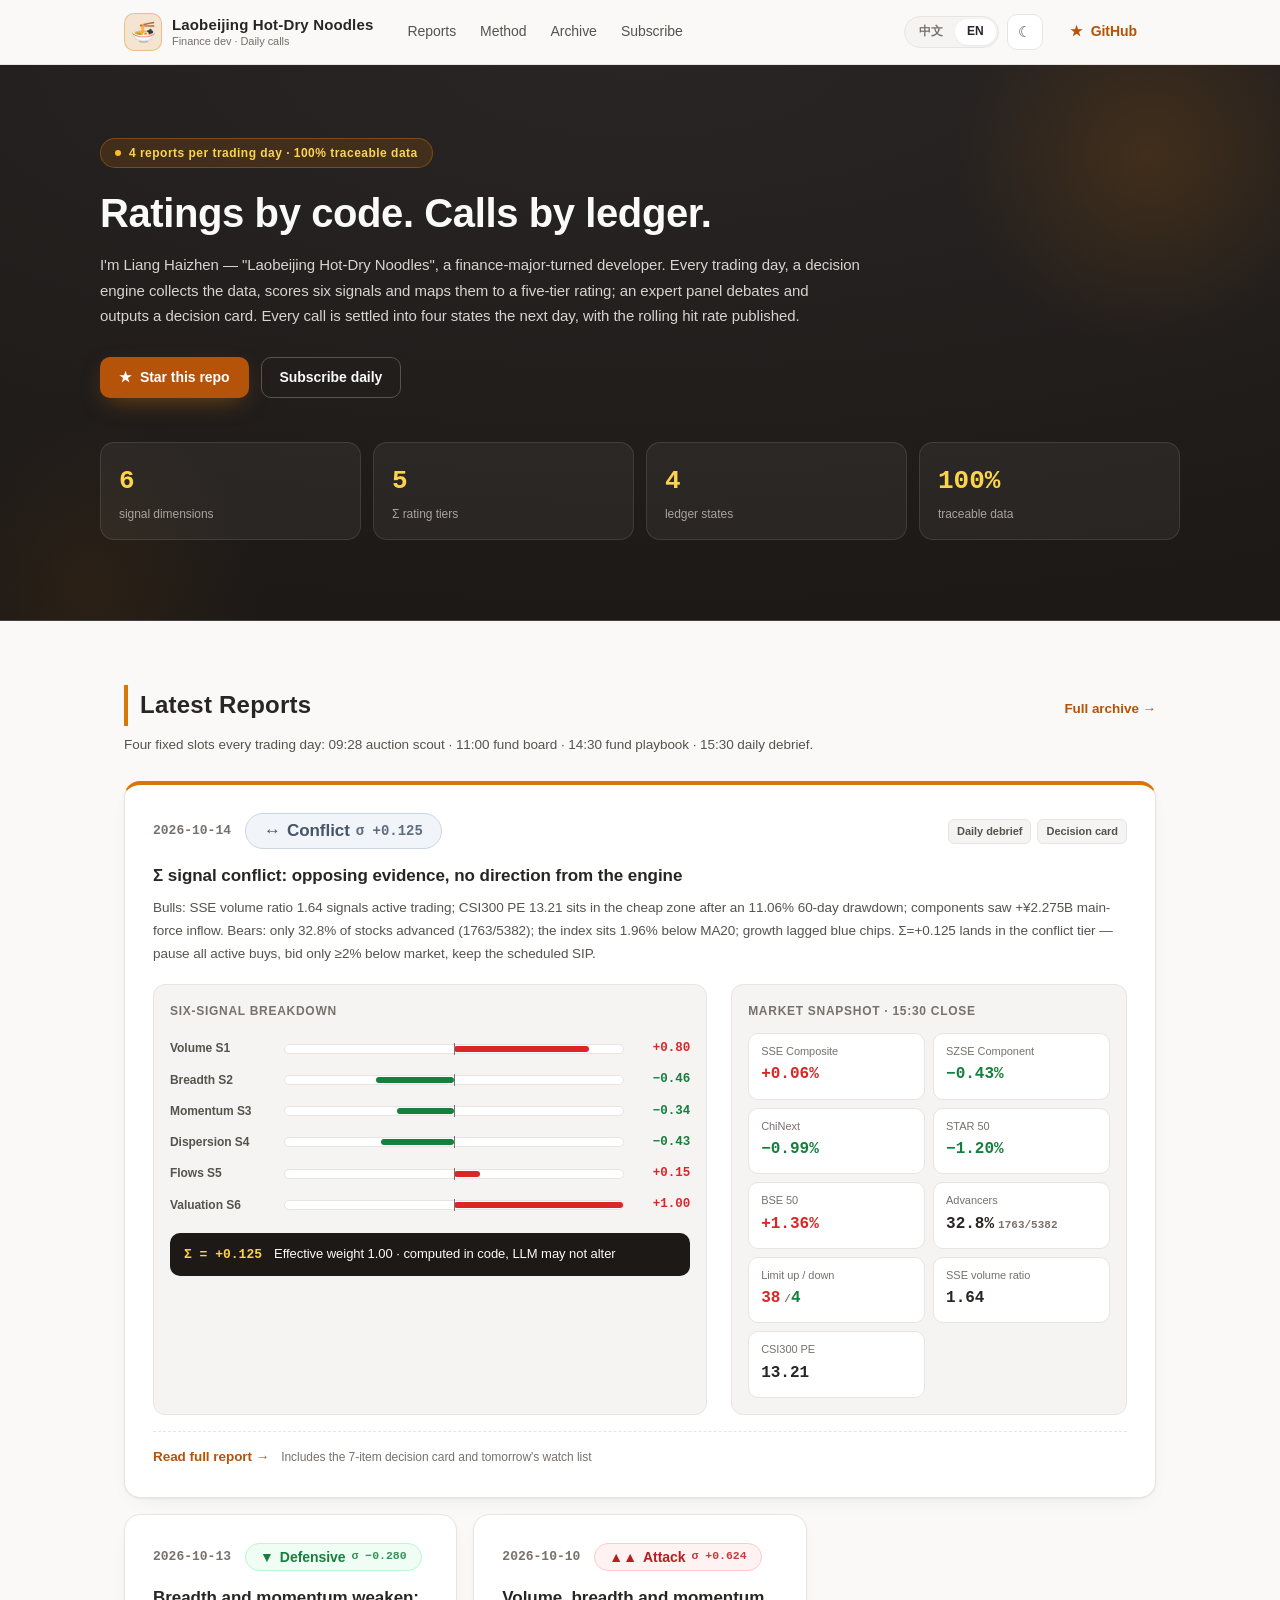
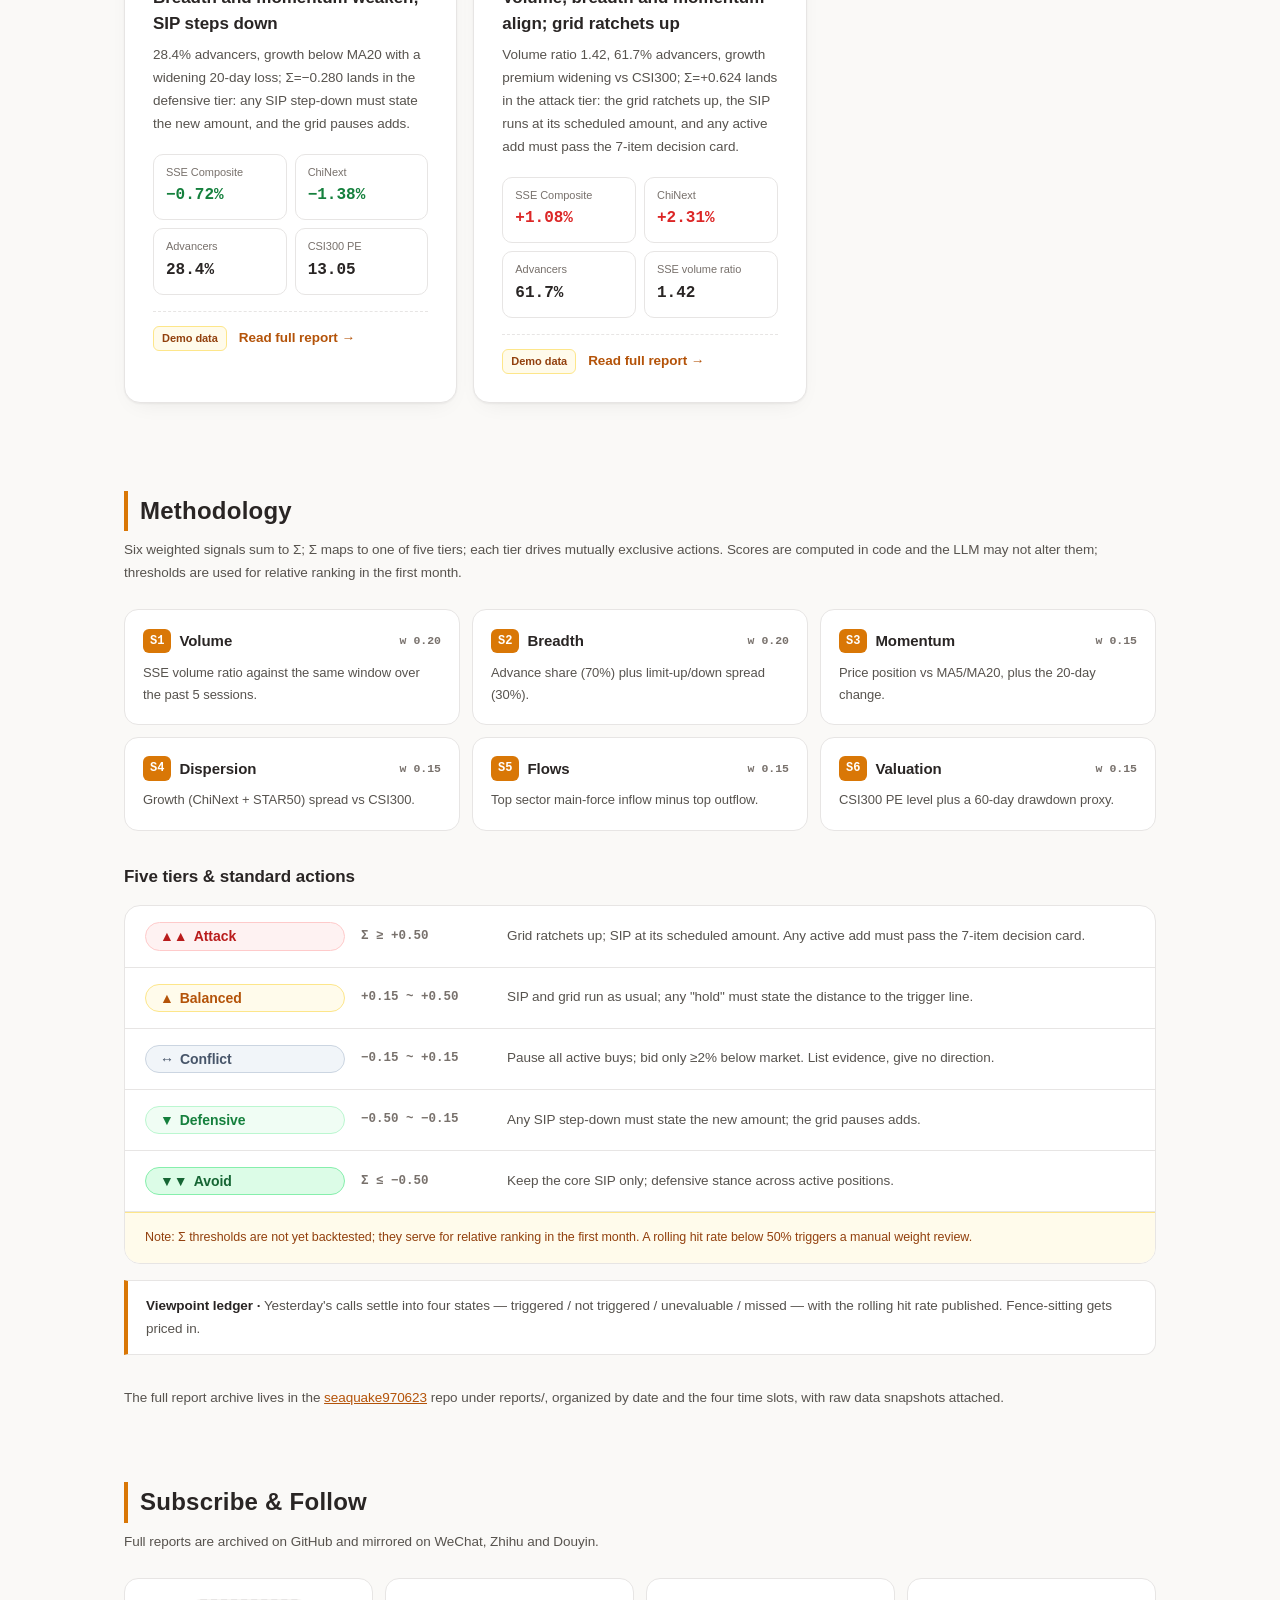
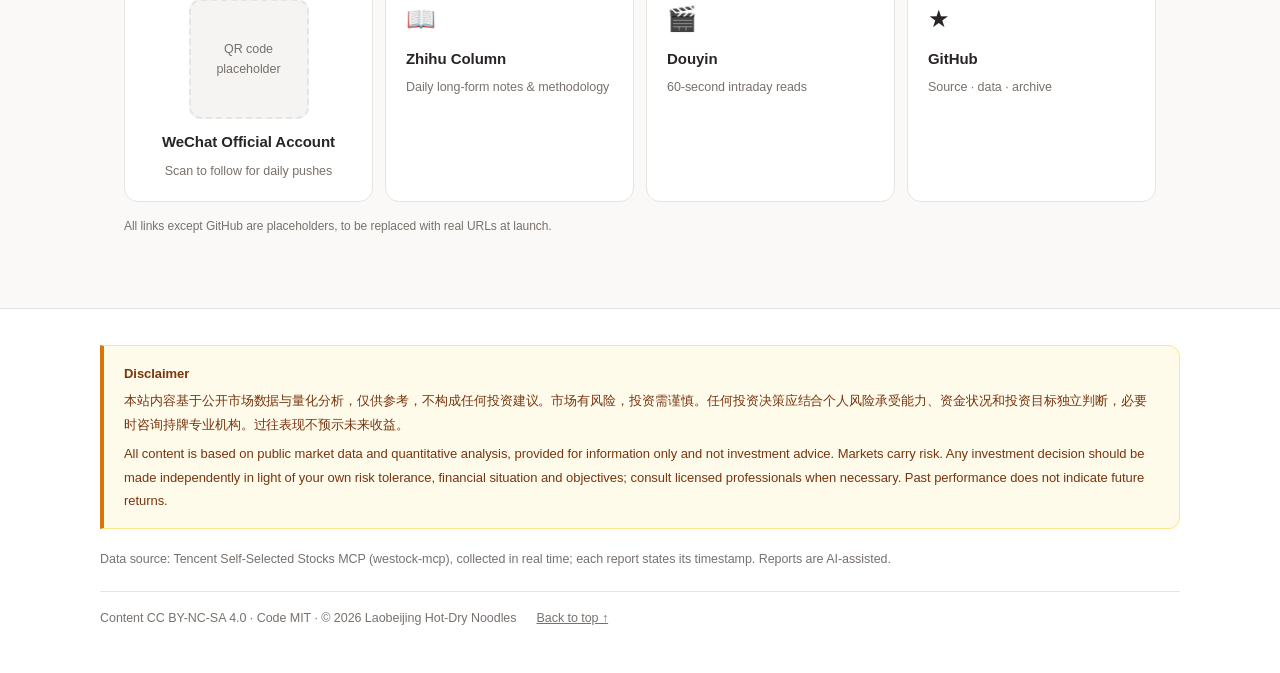
<file: landing-prototype.html>
<!DOCTYPE html>
<html lang="zh-CN" data-theme="auto">
<head>
<meta charset="UTF-8">
<meta name="viewport" content="width=device-width, initial-scale=1.0">
<title>老北京的热干面 · 每日基金股票研判 | Laobeijing Hot-Dry Noodles — Daily Market Calls</title>
<meta name="description" content="金融程序员的每日研判：代码评级、五档动作、观点台账公开结算。Code-driven five-tier ratings, decision cards and a publicly settled viewpoint ledger.">
<meta property="og:title" content="老北京的热干面 · 每日基金股票研判">
<meta property="og:description" content="用代码写评级，用台账记观点。Ratings by code. Calls by ledger.">
<meta property="og:type" content="website">
<style>
/* ============ 设计令牌（浅色为默认，深色由 data-theme / prefers-color-scheme 覆盖） ============ */
:root{
  color-scheme: light;
  --amber-600:#D97706; --amber-700:#B45309; --amber-800:#92400E;
  --amber-50:#FFFBEB; --amber-100:#FEF3C7; --amber-200:#FDE68A;
  --c-up:#DC2626; --c-down:#15803D; --c-flat:#78716C;
  --t-attack-fg:#B91C1C;  --t-attack-bg:#FEF2F2;  --t-attack-bd:#FECACA;
  --t-balanced-fg:#B45309;--t-balanced-bg:#FFFBEB;--t-balanced-bd:#FDE68A;
  --t-conflict-fg:#475569;--t-conflict-bg:#F1F5F9;--t-conflict-bd:#CBD5E1;
  --t-defensive-fg:#15803D;--t-defensive-bg:#F0FDF4;--t-defensive-bd:#BBF7D0;
  --t-avoid-fg:#166534;   --t-avoid-bg:#DCFCE7;   --t-avoid-bd:#86EFAC;
  --bg:#FAF9F7; --surface:#FFFFFF; --surface-2:#F5F4F2;
  --border:#E7E5E4; --text:#292524; --text-2:#57534E; --text-3:#78716C;
  --shadow:0 1px 2px rgba(28,25,23,.05), 0 8px 24px -12px rgba(28,25,23,.10);
  --shadow-hover:0 2px 4px rgba(28,25,23,.06), 0 16px 32px -12px rgba(28,25,23,.14);
  --focus:#D97706;
  --font-sans:-apple-system, BlinkMacSystemFont, "Segoe UI", Roboto, "Helvetica Neue", Arial, "PingFang SC", "Hiragino Sans GB", "Microsoft YaHei", "Noto Sans CJK SC", sans-serif;
  --font-mono:ui-monospace, "SF Mono", "Cascadia Code", "JetBrains Mono", Menlo, Consolas, "Liberation Mono", monospace;
}
@media (prefers-color-scheme: dark){
  :root[data-theme="auto"]{
    color-scheme: dark;
    --c-up:#F87171; --c-down:#4ADE80; --c-flat:#A8A29E;
    --t-attack-fg:#FCA5A5; --t-attack-bg:rgba(248,113,113,.14); --t-attack-bd:rgba(248,113,113,.38);
    --t-balanced-fg:#FCD34D; --t-balanced-bg:rgba(251,191,36,.12); --t-balanced-bd:rgba(251,191,36,.34);
    --t-conflict-fg:#CBD5E1; --t-conflict-bg:rgba(148,163,184,.14); --t-conflict-bd:rgba(148,163,184,.34);
    --t-defensive-fg:#6EE7B7; --t-defensive-bg:rgba(52,211,153,.12); --t-defensive-bd:rgba(52,211,153,.34);
    --t-avoid-fg:#34D399; --t-avoid-bg:rgba(16,185,129,.20); --t-avoid-bd:rgba(52,211,153,.45);
    --bg:#1C1917; --surface:#292524; --surface-2:#332F2D;
    --border:#44403C; --text:#E7E5E4; --text-2:#A8A29E; --text-3:#A8A29E;
    --shadow:0 1px 2px rgba(0,0,0,.4), 0 8px 24px -12px rgba(0,0,0,.5);
    --shadow-hover:0 2px 4px rgba(0,0,0,.45), 0 16px 32px -12px rgba(0,0,0,.55);
    --focus:#FBBF24;
  }
}
:root[data-theme="dark"]{
  color-scheme: dark;
  --c-up:#F87171; --c-down:#4ADE80; --c-flat:#A8A29E;
  --t-attack-fg:#FCA5A5; --t-attack-bg:rgba(248,113,113,.14); --t-attack-bd:rgba(248,113,113,.38);
  --t-balanced-fg:#FCD34D; --t-balanced-bg:rgba(251,191,36,.12); --t-balanced-bd:rgba(251,191,36,.34);
  --t-conflict-fg:#CBD5E1; --t-conflict-bg:rgba(148,163,184,.14); --t-conflict-bd:rgba(148,163,184,.34);
  --t-defensive-fg:#6EE7B7; --t-defensive-bg:rgba(52,211,153,.12); --t-defensive-bd:rgba(52,211,153,.34);
  --t-avoid-fg:#34D399; --t-avoid-bg:rgba(16,185,129,.20); --t-avoid-bd:rgba(52,211,153,.45);
  --bg:#1C1917; --surface:#292524; --surface-2:#332F2D;
  --border:#44403C; --text:#E7E5E4; --text-2:#A8A29E; --text-3:#A8A29E;
  --shadow:0 1px 2px rgba(0,0,0,.4), 0 8px 24px -12px rgba(0,0,0,.5);
  --shadow-hover:0 2px 4px rgba(0,0,0,.45), 0 16px 32px -12px rgba(0,0,0,.55);
  --focus:#FBBF24;
}

/* ============ 基础 ============ */
*{ margin:0; padding:0; box-sizing:border-box; }
html{ scroll-behavior:smooth; }
body{
  font-family:var(--font-sans);
  background:var(--bg); color:var(--text);
  font-size:16px; line-height:1.75;
  -webkit-font-smoothing:antialiased;
  transition:background .2s ease, color .2s ease;
}
html[lang="en"] body{ letter-spacing:-0.003em; line-height:1.7; }
.container{ max-width:1080px; margin-inline:auto; padding-inline:20px; }
@media (min-width:768px){ .container{ padding-inline:24px; } }
section{ scroll-margin-top:88px; }
.num{ font-family:var(--font-mono); font-variant-numeric:tabular-nums; letter-spacing:0; }
.up{ color:var(--c-up); } .down{ color:var(--c-down); } .flat{ color:var(--c-flat); }
a{ color:var(--amber-700); }
:focus-visible{ outline:2px solid var(--focus); outline-offset:2px; border-radius:4px; }
.skip-link{ position:absolute; left:16px; top:-48px; z-index:100; background:var(--surface); color:var(--text);
  border:1px solid var(--border); padding:8px 16px; border-radius:8px; font-size:14px; transition:top .15s; }
.skip-link:focus{ top:12px; }
@media (prefers-reduced-motion: reduce){
  html{ scroll-behavior:auto; }
  *,*::before,*::after{ transition:none !important; animation:none !important; }
}

/* ============ 页头 ============ */
.site-header{ position:sticky; top:0; z-index:50; background:var(--bg);
  backdrop-filter:blur(10px); -webkit-backdrop-filter:blur(10px); border-bottom:1px solid var(--border); }
@supports (background: color-mix(in srgb, red 50%, transparent)){
  .site-header{ background:color-mix(in srgb, var(--bg) 88%, transparent); }
}
.header-inner{ display:flex; align-items:center; gap:16px; height:64px; }
.brand{ display:flex; align-items:center; gap:10px; text-decoration:none; color:var(--text); flex-shrink:0; }
.brand-avatar{ width:38px; height:38px; border-radius:10px; background:rgba(217,119,6,.16);
  border:1px solid rgba(217,119,6,.35); display:grid; place-items:center; font-size:20px; }
.brand-text{ display:flex; flex-direction:column; line-height:1.25; }
.brand-text strong{ font-size:15px; letter-spacing:.01em; }
.brand-text small{ font-size:11px; color:var(--text-3); }
.site-nav{ display:none; margin-left:8px; }
@media (min-width:768px){ .site-nav{ display:flex; gap:4px; } }
.site-nav a{ color:var(--text-2); text-decoration:none; font-size:14px; padding:6px 10px; border-radius:8px; }
.site-nav a:hover{ color:var(--text); background:var(--surface-2); }
.header-actions{ margin-left:auto; display:flex; align-items:center; gap:8px; }

/* 语言切换器（分段控件 / radiogroup） */
.lang-switch{ display:flex; background:var(--surface-2); border:1px solid var(--border); border-radius:999px; padding:2px; }
.lang-switch button{ appearance:none; border:0; background:transparent; color:var(--text-3); cursor:pointer;
  font-size:12px; font-weight:700; padding:5px 12px; border-radius:999px; line-height:1.3; font-family:var(--font-sans); }
.lang-switch button[aria-checked="true"]{ background:var(--surface); color:var(--text); box-shadow:var(--shadow); }
.lang-switch button[aria-checked="false"]:hover{ color:var(--text-2); }
.theme-toggle{ appearance:none; width:36px; height:36px; border-radius:10px; border:1px solid var(--border);
  background:var(--surface); color:var(--text-2); cursor:pointer; font-size:15px; display:grid; place-items:center; }
.theme-toggle:hover{ color:var(--text); border-color:var(--text-3); }
.btn{ display:inline-flex; align-items:center; gap:8px; font-weight:700; text-decoration:none;
  border-radius:10px; padding:10px 18px; font-size:14px; line-height:1.4; border:1px solid transparent; cursor:pointer; }
.btn-primary{ background:var(--amber-700); color:#fff; }
.btn-primary:hover{ background:var(--amber-800); }
.btn-ghost{ background:transparent; color:var(--text); border-color:var(--border); }
.btn-ghost:hover{ border-color:var(--text-3); background:var(--surface-2); }
.btn-github{ display:none; }
@media (min-width:1024px){ .btn-github{ display:inline-flex; } }

/* ============ Hero ============ */
.hero{ background:radial-gradient(120% 100% at 50% 0%, #292524 0%, #1C1917 100%); color:#FAFAF9;
  border-bottom:1px solid #44403C; position:relative; overflow:hidden; }
.hero::before{ content:""; position:absolute; right:-80px; top:-120px; width:420px; height:420px;
  background:radial-gradient(circle, rgba(217,119,6,.16) 0%, transparent 65%); pointer-events:none; }
.hero::after{ content:""; position:absolute; left:-100px; bottom:-160px; width:380px; height:380px;
  background:radial-gradient(circle, rgba(217,119,6,.08) 0%, transparent 65%); pointer-events:none; }
.hero-inner{ position:relative; z-index:1; padding:56px 0 64px; }
@media (min-width:768px){ .hero-inner{ padding:72px 0 80px; } }
.hero-pill{ display:inline-flex; align-items:center; gap:8px; background:rgba(217,119,6,.16);
  border:1px solid rgba(217,119,6,.4); color:#FCD34D; font-size:12px; font-weight:700;
  padding:4px 14px; border-radius:999px; letter-spacing:.04em; }
.hero-pill .dot{ width:6px; height:6px; border-radius:50%; background:#FBBF24; }
.hero h1{ font-size:28px; font-weight:800; letter-spacing:.01em; line-height:1.25; margin:20px 0 14px; }
html[lang="en"] .hero h1{ letter-spacing:-0.01em; }
@media (min-width:768px){ .hero h1{ font-size:40px; } }
.hero-sub{ color:#D6D3D1; font-size:15px; max-width:760px; }
.hero-cta{ display:flex; flex-wrap:wrap; gap:12px; margin-top:28px; }
.hero-cta .btn-primary{ box-shadow:0 8px 24px -8px rgba(217,119,6,.5); }
.hero-cta .btn-ghost{ color:#FAFAF9; border-color:#57534E; }
.hero-cta .btn-ghost:hover{ border-color:#A8A29E; background:rgba(255,255,255,.06); }
.hero-stats{ display:grid; grid-template-columns:repeat(2,1fr); gap:12px; margin-top:44px; }
@media (min-width:768px){ .hero-stats{ grid-template-columns:repeat(4,1fr); } }
.hero-stat{ background:rgba(255,255,255,.05); border:1px solid rgba(255,255,255,.1);
  border-radius:14px; padding:16px 18px; }
.hero-stat .v{ font-size:26px; font-weight:800; color:#FCD34D; }
.hero-stat .l{ font-size:12px; color:#A8A29E; margin-top:2px; line-height:1.5; }

/* ============ 区块标题 ============ */
.section{ padding:56px 0 8px; }
@media (min-width:768px){ .section{ padding:64px 0 8px; } }
.section-head{ display:flex; flex-wrap:wrap; align-items:baseline; gap:8px 16px; margin-bottom:8px; }
.section-head h2{ font-size:20px; font-weight:800; padding-left:12px; border-left:4px solid var(--amber-600); letter-spacing:.01em; }
@media (min-width:768px){ .section-head h2{ font-size:24px; } }
.section-sub{ color:var(--text-2); font-size:13.5px; margin-bottom:24px; }
.section-head .link-arrow{ margin-left:auto; font-size:13.5px; }

/* ============ 日报卡 ============ */
.report-card{ background:var(--surface); border:1px solid var(--border); border-radius:16px;
  box-shadow:var(--shadow); padding:22px; margin-bottom:16px; transition:box-shadow .2s ease, border-color .2s ease, transform .2s ease; }
.report-card:hover{ box-shadow:var(--shadow-hover); }
@media (min-width:768px){ .report-card{ padding:28px; } }
.report-card--featured{ border-top:4px solid var(--amber-600); }
.report-card__head{ display:flex; flex-wrap:wrap; align-items:center; gap:10px 14px; margin-bottom:14px; }
.report-card__date{ font-size:13px; color:var(--text-3); font-weight:700; }
.report-card__tags{ display:flex; gap:6px; flex-wrap:wrap; margin-left:auto; }
.tag{ font-size:11px; font-weight:700; color:var(--text-2); background:var(--surface-2);
  border:1px solid var(--border); border-radius:6px; padding:2px 8px; }
.tag--demo{ color:#92400E; background:var(--amber-50); border-color:var(--amber-200); }
@media (prefers-color-scheme: dark){ :root[data-theme="auto"] .tag--demo{ color:#FCD34D; background:rgba(251,191,36,.12); border-color:rgba(251,191,36,.34); } }
:root[data-theme="dark"] .tag--demo{ color:#FCD34D; background:rgba(251,191,36,.12); border-color:rgba(251,191,36,.34); }
.report-card h3{ font-size:17px; font-weight:800; line-height:1.5; margin-bottom:8px; }
.report-card__excerpt{ font-size:13.5px; color:var(--text-2); margin-bottom:18px; }
.report-card__excerpt strong{ color:var(--text); }
.report-card__body{ display:grid; gap:16px; }
@media (min-width:1024px){ .report-card--featured .report-card__body{ grid-template-columns:7fr 5fr; gap:24px; } }
.panel{ background:var(--surface-2); border:1px solid var(--border); border-radius:12px; padding:16px; }
.panel h4{ font-size:12px; font-weight:800; color:var(--text-3); letter-spacing:.06em; text-transform:uppercase; margin-bottom:12px; }
.report-card__foot{ margin-top:16px; padding-top:14px; border-top:1px dashed var(--border);
  display:flex; flex-wrap:wrap; gap:12px; align-items:center; }
.link-arrow{ font-size:13.5px; font-weight:700; text-decoration:none; color:var(--amber-700); }
.link-arrow:hover{ text-decoration:underline; }
.foot-note{ font-size:12px; color:var(--text-3); }
.reports-grid{ display:grid; gap:16px; }
@media (min-width:640px){ .reports-grid{ grid-template-columns:1fr 1fr; } }
@media (min-width:1024px){ .reports-grid{ grid-template-columns:repeat(3,1fr); } }

/* 信号评分条（中心原点发散） */
.sigbar{ display:grid; grid-template-columns:104px 1fr 56px; align-items:center; gap:10px; padding:5px 0; }
.sigbar-name{ font-size:12px; font-weight:700; color:var(--text-2); white-space:nowrap; }
.sigbar-track{ position:relative; height:10px; background:var(--surface); border:1px solid var(--border); border-radius:999px; }
.sigbar-track::after{ content:""; position:absolute; left:50%; top:-2px; bottom:-2px; width:1px; background:var(--text-3); }
.sigbar-fill{ position:absolute; top:1px; bottom:1px; border-radius:999px; min-width:3px; }
.sigbar-fill--up{ background:var(--c-up); }
.sigbar-fill--down{ background:var(--c-down); }
.sigbar-val{ font-size:12.5px; font-weight:700; text-align:right; }
.sigma-sum{ margin-top:12px; background:#1C1917; color:#FAFAF9; border-radius:10px;
  padding:10px 14px; font-size:13px; display:flex; flex-wrap:wrap; gap:4px 12px; align-items:center; }
.sigma-sum strong{ color:#FCD34D; }

/* 指标 chips */
.metrics-grid{ display:grid; grid-template-columns:repeat(2,1fr); gap:8px; }
@media (min-width:640px){ .metrics-grid{ grid-template-columns:repeat(3,1fr); } }
@media (min-width:1024px){ .metrics-grid{ grid-template-columns:repeat(2,1fr); } }
.metric{ background:var(--surface); border:1px solid var(--border); border-radius:10px; padding:10px 12px; }
.metric-label{ display:block; font-size:11px; color:var(--text-3); line-height:1.4; }
.metric-val{ display:block; font-size:16px; font-weight:800; margin-top:2px; }
.metric-val small{ font-size:11px; font-weight:700; color:var(--text-3); margin-left:4px; }

/* 评级徽章 */
.rating{ display:inline-flex; align-items:center; gap:6px; font-weight:800; border-radius:999px;
  border:1px solid; white-space:nowrap; line-height:1.3; }
.rating-arrow{ font-size:1em; }
.rating-sigma{ font-weight:700; opacity:.85; font-size:.82em; }
.rating--sm{ font-size:12px; padding:2px 10px; }
.rating--md{ font-size:14px; padding:4px 14px; }
.rating--lg{ font-size:17px; padding:6px 18px; }
.rating--attack{ color:var(--t-attack-fg); background:var(--t-attack-bg); border-color:var(--t-attack-bd); }
.rating--balanced{ color:var(--t-balanced-fg); background:var(--t-balanced-bg); border-color:var(--t-balanced-bd); }
.rating--conflict{ color:var(--t-conflict-fg); background:var(--t-conflict-bg); border-color:var(--t-conflict-bd); }
.rating--defensive{ color:var(--t-defensive-fg); background:var(--t-defensive-bg); border-color:var(--t-defensive-bd); }
.rating--avoid{ color:var(--t-avoid-fg); background:var(--t-avoid-bg); border-color:var(--t-avoid-bd); }

/* ============ 方法论 ============ */
.signal-cards{ display:grid; gap:12px; margin-bottom:32px; }
@media (min-width:640px){ .signal-cards{ grid-template-columns:repeat(2,1fr); } }
@media (min-width:1024px){ .signal-cards{ grid-template-columns:repeat(3,1fr); } }
.signal-card{ background:var(--surface); border:1px solid var(--border); border-radius:14px; padding:18px; }
.signal-card__head{ display:flex; align-items:center; gap:8px; margin-bottom:8px; }
.signal-card__id{ font-size:12px; font-weight:800; color:#fff; background:var(--amber-600);
  border-radius:6px; padding:2px 7px; }
.signal-card__name{ font-weight:800; font-size:15px; }
.signal-card__w{ margin-left:auto; font-size:11.5px; color:var(--text-3); font-weight:700; }
.signal-card p{ font-size:13px; color:var(--text-2); line-height:1.7; }
.scale{ background:var(--surface); border:1px solid var(--border); border-radius:16px; overflow:hidden; }
.scale-row{ display:grid; gap:6px 16px; padding:16px 20px; border-bottom:1px solid var(--border); align-items:center; }
.scale-row:last-of-type{ border-bottom:0; }
@media (min-width:768px){ .scale-row{ grid-template-columns:200px 130px 1fr; } }
.scale-range{ font-size:12.5px; color:var(--text-3); font-weight:700; }
.scale-action{ font-size:13.5px; color:var(--text-2); }
.scale-note{ padding:14px 20px; background:var(--amber-50); border-top:1px solid var(--amber-200);
  font-size:12.5px; color:#92400E; }
@media (prefers-color-scheme: dark){ :root[data-theme="auto"] .scale-note{ color:#FCD34D; background:rgba(251,191,36,.1); border-top-color:rgba(251,191,36,.3); } }
:root[data-theme="dark"] .scale-note{ color:#FCD34D; background:rgba(251,191,36,.1); border-top-color:rgba(251,191,36,.3); }
.ledger-note{ margin-top:16px; background:var(--surface); border:1px solid var(--border);
  border-left:4px solid var(--amber-600); border-radius:0 12px 12px 0; padding:14px 18px; font-size:13.5px; color:var(--text-2); }
.ledger-note strong{ color:var(--text); }

/* ============ 订阅 ============ */
.sub-grid{ display:grid; gap:12px; }
@media (min-width:640px){ .sub-grid{ grid-template-columns:repeat(2,1fr); } }
@media (min-width:1024px){ .sub-grid{ grid-template-columns:repeat(4,1fr); } }
.sub-card{ background:var(--surface); border:1px solid var(--border); border-radius:14px; padding:20px;
  text-decoration:none; color:var(--text); display:flex; flex-direction:column; gap:6px;
  transition:border-color .2s ease, box-shadow .2s ease, transform .2s ease; }
.sub-card:hover{ border-color:var(--amber-600); box-shadow:var(--shadow-hover); transform:translateY(-2px); }
.sub-card__icon{ font-size:24px; }
.sub-card strong{ font-size:15px; }
.sub-card span:last-child{ font-size:12.5px; color:var(--text-3); line-height:1.6; }
.sub-card--qr{ align-items:center; text-align:center; }
.qr-placeholder{ width:120px; height:120px; border:2px dashed var(--border); border-radius:12px;
  display:grid; place-items:center; font-size:12px; color:var(--text-3); background:var(--surface-2);
  margin-bottom:4px; line-height:1.5; }
.sub-note{ font-size:12px; color:var(--text-3); margin-top:14px; }

/* ============ 页脚 ============ */
.site-footer{ margin-top:64px; border-top:1px solid var(--border); background:var(--surface); }
.footer-inner{ padding:36px 0 44px; display:grid; gap:20px; }
.disclaimer{ background:var(--amber-50); border:1px solid var(--amber-200); border-left:4px solid var(--amber-600);
  border-radius:0 12px 12px 0; padding:16px 20px; font-size:13px; color:#78350F; line-height:1.8; }
.disclaimer strong{ display:block; margin-bottom:4px; }
.disclaimer p+p{ margin-top:6px; }
@media (prefers-color-scheme: dark){
  :root[data-theme="auto"] .disclaimer{ color:#FCD34D; background:rgba(251,191,36,.1); border-color:rgba(251,191,36,.3); }
}
:root[data-theme="dark"] .disclaimer{ color:#FCD34D; background:rgba(251,191,36,.1); border-color:rgba(251,191,36,.3); }
.source-line{ font-size:12.5px; color:var(--text-3); }
.footer-meta{ display:flex; flex-wrap:wrap; gap:8px 20px; font-size:12.5px; color:var(--text-3);
  padding-top:16px; border-top:1px solid var(--border); }
.footer-meta a{ color:var(--text-3); }
</style>
</head>
<body>

<a class="skip-link" href="#main" data-i18n="a11y.skip">跳到主要内容</a>

<header class="site-header">
  <div class="container header-inner">
    <a class="brand" href="#top">
      <span class="brand-avatar" aria-hidden="true">🍜</span>
      <span class="brand-text">
        <strong data-i18n="brand.name">老北京的热干面</strong>
        <small data-i18n="brand.tag">金融程序员 · 每日研判</small>
      </span>
    </a>
    <nav class="site-nav" aria-label="主导航 Main navigation">
      <a href="#reports" data-i18n="nav.reports">日报</a>
      <a href="#method" data-i18n="nav.method">方法论</a>
      <a href="#archive" data-i18n="nav.archive">归档</a>
      <a href="#subscribe" data-i18n="nav.subscribe">订阅</a>
    </nav>
    <div class="header-actions">
      <div class="lang-switch" role="radiogroup" aria-label="语言 Language">
        <button type="button" role="radio" aria-checked="true" data-set-lang="zh">中文</button>
        <button type="button" role="radio" aria-checked="false" data-set-lang="en">EN</button>
      </div>
      <button type="button" class="theme-toggle" id="themeToggle" aria-label="切换深浅色模式" title="切换深浅色模式">☾</button>
      <a class="btn btn-github" href="https://github.com/seaquake970623" rel="noopener">★ <span data-i18n="nav.github">GitHub</span></a>
    </div>
  </div>
</header>

<main id="main">

  <!-- ================= Hero ================= -->
  <section class="hero" id="top">
    <div class="container hero-inner">
      <span class="hero-pill"><span class="dot" aria-hidden="true"></span><span data-i18n="hero.pill">每交易日 4 篇研判 · 100% 可追溯数据</span></span>
      <h1 data-i18n="hero.h1">用代码写评级，用台账记观点</h1>
      <p class="hero-sub" data-i18n="hero.sub">我是梁海震，网名「老北京的热干面」，一名金融程序员。每个交易日，决策引擎自动完成数据采集、六维信号评分与五档评级，专家团对抗辩论后产出决策卡；所有观点次日四态结算，滚动命中率公开。</p>
      <div class="hero-cta">
        <a class="btn btn-primary" href="https://github.com/seaquake970623" rel="noopener">★ <span data-i18n="hero.cta1">Star 这个仓库</span></a>
        <a class="btn btn-ghost" href="#subscribe" data-i18n="hero.cta2">订阅每日日报</a>
      </div>
      <div class="hero-stats">
        <div class="hero-stat"><div class="v num">6</div><div class="l" data-i18n="stat1.l">维信号评分体系</div></div>
        <div class="hero-stat"><div class="v num">5</div><div class="l" data-i18n="stat2.l">档 Σ 互斥评级</div></div>
        <div class="hero-stat"><div class="v num">4</div><div class="l" data-i18n="stat3.l">态观点台账结算</div></div>
        <div class="hero-stat"><div class="v num">100%</div><div class="l" data-i18n="stat4.l">数据可追溯</div></div>
      </div>
    </div>
  </section>

  <!-- ================= 最新日报 ================= -->
  <section class="section" id="reports">
    <div class="container">
      <div class="section-head">
        <h2 data-i18n="reports.h2">最新日报</h2>
        <a class="link-arrow" href="#archive" data-i18n="reports.archive">完整归档 →</a>
      </div>
      <p class="section-sub" data-i18n="reports.sub">每个交易日 4 个时点：09:28 竞价助手 · 11:00 基金盘面 · 14:30 基金指引 · 15:30 每日总复盘。</p>

      <!-- 特色卡：2026-10-14 真实数据（脱敏：仅市场级数据） -->
      <article class="report-card report-card--featured">
        <div class="report-card__head">
          <time class="report-card__date num" datetime="2026-10-14">2026-10-14</time>
          <span class="rating rating--conflict rating--lg">
            <span class="rating-arrow" aria-hidden="true">↔</span>
            <span data-i18n="tier.conflict">信号矛盾</span>
            <span class="rating-sigma num">σ +0.125</span>
          </span>
          <span class="report-card__tags">
            <span class="tag" data-i18n="featured.tag1">每日总复盘</span>
            <span class="tag" data-i18n="featured.tag2">决策卡</span>
          </span>
        </div>
        <h3 data-i18n="featured.h3">Σ 信号矛盾：多空证据对立，引擎只列证据不给方向</h3>
        <p class="report-card__excerpt" data-i18n="featured.excerpt">多方证据：沪指量比 1.64 交投活跃；沪深300 PE 13.21 处便宜区间且 60 日超跌 11.06%；元件板块主力净流入 22.75 亿。空方证据：上涨占比仅 32.8%（1763/5382）；指数低于 MA20 达 1.96%；成长跑输蓝筹。Σ=+0.125 落入信号矛盾档——暂停一切主动买入，只挂低于现价 ≥2% 的吸买单，定投按既定扣款执行。</p>
        <div class="report-card__body">
          <div class="panel">
            <h4 data-i18n="featured.signals.h">六维信号分解</h4>
            <div class="sigbar">
              <span class="sigbar-name" data-i18n="s1">量能 S1</span>
              <div class="sigbar-track"><i class="sigbar-fill sigbar-fill--up" style="left:50%;width:40%"></i></div>
              <span class="sigbar-val num up">+0.80</span>
            </div>
            <div class="sigbar">
              <span class="sigbar-name" data-i18n="s2">宽度 S2</span>
              <div class="sigbar-track"><i class="sigbar-fill sigbar-fill--down" style="left:26.85%;width:23.15%"></i></div>
              <span class="sigbar-val num down">−0.46</span>
            </div>
            <div class="sigbar">
              <span class="sigbar-name" data-i18n="s3">动量 S3</span>
              <div class="sigbar-track"><i class="sigbar-fill sigbar-fill--down" style="left:33.2%;width:16.8%"></i></div>
              <span class="sigbar-val num down">−0.34</span>
            </div>
            <div class="sigbar">
              <span class="sigbar-name" data-i18n="s4">分化 S4</span>
              <div class="sigbar-track"><i class="sigbar-fill sigbar-fill--down" style="left:28.4%;width:21.6%"></i></div>
              <span class="sigbar-val num down">−0.43</span>
            </div>
            <div class="sigbar">
              <span class="sigbar-name" data-i18n="s5">资金 S5</span>
              <div class="sigbar-track"><i class="sigbar-fill sigbar-fill--up" style="left:50%;width:7.6%"></i></div>
              <span class="sigbar-val num up">+0.15</span>
            </div>
            <div class="sigbar">
              <span class="sigbar-name" data-i18n="s6">估值 S6</span>
              <div class="sigbar-track"><i class="sigbar-fill sigbar-fill--up" style="left:50%;width:50%"></i></div>
              <span class="sigbar-val num up">+1.00</span>
            </div>
            <div class="sigma-sum">
              <span><strong class="num">Σ = +0.125</strong></span>
              <span data-i18n="featured.sigma.note">有效权重 1.00 · 代码计算，LLM 禁改</span>
            </div>
          </div>
          <div class="panel">
            <h4 data-i18n="featured.markets.h">盘面速览 · 15:30 收盘</h4>
            <div class="metrics-grid">
              <div class="metric"><span class="metric-label" data-i18n="m.sse">上证指数</span><span class="metric-val num up">+0.06%</span></div>
              <div class="metric"><span class="metric-label" data-i18n="m.szse">深证成指</span><span class="metric-val num down">−0.43%</span></div>
              <div class="metric"><span class="metric-label" data-i18n="m.cyber">创业板指</span><span class="metric-val num down">−0.99%</span></div>
              <div class="metric"><span class="metric-label" data-i18n="m.star50">科创 50</span><span class="metric-val num down">−1.20%</span></div>
              <div class="metric"><span class="metric-label" data-i18n="m.bse50">北证 50</span><span class="metric-val num up">+1.36%</span></div>
              <div class="metric"><span class="metric-label" data-i18n="m.breadth">上涨占比</span><span class="metric-val num">32.8%<small data-i18n="m.breadth.sub">1763/5382</small></span></div>
              <div class="metric"><span class="metric-label" data-i18n="m.limit">涨停 / 跌停</span><span class="metric-val num"><span class="up">38</span><small>/</small><span class="down">4</span></span></div>
              <div class="metric"><span class="metric-label" data-i18n="m.volratio">沪指量比</span><span class="metric-val num">1.64</span></div>
              <div class="metric"><span class="metric-label" data-i18n="m.pe">沪深300 PE</span><span class="metric-val num">13.21</span></div>
            </div>
          </div>
        </div>
        <div class="report-card__foot">
          <a class="link-arrow" href="#" data-i18n="featured.read">阅读全文 →</a>
          <span class="foot-note" data-i18n="featured.footnote">含决策卡七件套与明日待验证信号</span>
        </div>
      </article>

      <!-- 历史卡（演示数据） -->
      <div class="reports-grid">
        <article class="report-card">
          <div class="report-card__head">
            <time class="report-card__date num" datetime="2026-10-13">2026-10-13</time>
            <span class="rating rating--defensive rating--md">
              <span class="rating-arrow" aria-hidden="true">▼</span>
              <span data-i18n="tier.defensive">防守</span>
              <span class="rating-sigma num">σ −0.280</span>
            </span>
          </div>
          <h3 data-i18n="card2.h3">宽度动量双弱，定投降档运行</h3>
          <p class="report-card__excerpt" data-i18n="card2.excerpt">上涨占比 28.4%，成长低于 MA20 且 20 日跌幅扩大，Σ=−0.280 落入防守档：定投降档必须写明金额变化，网格暂停加码。</p>
          <div class="metrics-grid">
            <div class="metric"><span class="metric-label" data-i18n="m.sse">上证指数</span><span class="metric-val num down">−0.72%</span></div>
            <div class="metric"><span class="metric-label" data-i18n="m.cyber">创业板指</span><span class="metric-val num down">−1.38%</span></div>
            <div class="metric"><span class="metric-label" data-i18n="m.breadth">上涨占比</span><span class="metric-val num">28.4%</span></div>
            <div class="metric"><span class="metric-label" data-i18n="m.pe">沪深300 PE</span><span class="metric-val num">13.05</span></div>
          </div>
          <div class="report-card__foot">
            <span class="tag tag--demo" data-i18n="demo.tag">示例数据 · DEMO</span>
            <a class="link-arrow" href="#" data-i18n="card.read">阅读全文 →</a>
          </div>
        </article>

        <article class="report-card">
          <div class="report-card__head">
            <time class="report-card__date num" datetime="2026-10-10">2026-10-10</time>
            <span class="rating rating--attack rating--md">
              <span class="rating-arrow" aria-hidden="true">▲▲</span>
              <span data-i18n="tier.attack">进攻</span>
              <span class="rating-sigma num">σ +0.624</span>
            </span>
          </div>
          <h3 data-i18n="card3.h3">量能宽度动量共振，网格上移</h3>
          <p class="report-card__excerpt" data-i18n="card3.excerpt">量比 1.42、上涨占比 61.7%、成长相对沪深300 溢价扩大，Σ=+0.624 落入进攻档：网格上移，定投按既定金额执行，主动加仓须过决策卡七件套。</p>
          <div class="metrics-grid">
            <div class="metric"><span class="metric-label" data-i18n="m.sse">上证指数</span><span class="metric-val num up">+1.08%</span></div>
            <div class="metric"><span class="metric-label" data-i18n="m.cyber">创业板指</span><span class="metric-val num up">+2.31%</span></div>
            <div class="metric"><span class="metric-label" data-i18n="m.breadth">上涨占比</span><span class="metric-val num">61.7%</span></div>
            <div class="metric"><span class="metric-label" data-i18n="m.volratio">沪指量比</span><span class="metric-val num">1.42</span></div>
          </div>
          <div class="report-card__foot">
            <span class="tag tag--demo" data-i18n="demo.tag">示例数据 · DEMO</span>
            <a class="link-arrow" href="#" data-i18n="card.read">阅读全文 →</a>
          </div>
        </article>
      </div>
    </div>
  </section>

  <!-- ================= 方法论 ================= -->
  <section class="section" id="method">
    <div class="container">
      <div class="section-head"><h2 data-i18n="method.h2">方法论</h2></div>
      <p class="section-sub" data-i18n="method.sub">六维信号加权求和得 Σ，Σ 映射五档评级，评级驱动互斥动作。评分全部由代码计算，LLM 禁改；阈值首月作相对排序使用。</p>

      <div class="signal-cards">
        <div class="signal-card">
          <div class="signal-card__head"><span class="signal-card__id num">S1</span><span class="signal-card__name" data-i18n="s1.name">量能</span><span class="signal-card__w num">w 0.20</span></div>
          <p data-i18n="s1.d">沪指量比，相对过去 5 日同时段，盘中/收盘通用。</p>
        </div>
        <div class="signal-card">
          <div class="signal-card__head"><span class="signal-card__id num">S2</span><span class="signal-card__name" data-i18n="s2.name">宽度</span><span class="signal-card__w num">w 0.20</span></div>
          <p data-i18n="s2.d">上涨占比 70% + 涨跌停差 30%，衡量普涨普跌结构。</p>
        </div>
        <div class="signal-card">
          <div class="signal-card__head"><span class="signal-card__id num">S3</span><span class="signal-card__name" data-i18n="s3.name">动量</span><span class="signal-card__w num">w 0.15</span></div>
          <p data-i18n="s3.d">价格 vs MA5/MA20 位置，叠加 20 日涨跌幅。</p>
        </div>
        <div class="signal-card">
          <div class="signal-card__head"><span class="signal-card__id num">S4</span><span class="signal-card__name" data-i18n="s4.name">分化</span><span class="signal-card__w num">w 0.15</span></div>
          <p data-i18n="s4.d">成长（创业板+科创50）相对沪深300 的价差。</p>
        </div>
        <div class="signal-card">
          <div class="signal-card__head"><span class="signal-card__id num">S5</span><span class="signal-card__name" data-i18n="s5.name">资金</span><span class="signal-card__w num">w 0.15</span></div>
          <p data-i18n="s5.d">板块主力净流入 TOP1 减净流出 TOP1 的净差。</p>
        </div>
        <div class="signal-card">
          <div class="signal-card__head"><span class="signal-card__id num">S6</span><span class="signal-card__name" data-i18n="s6.name">估值</span><span class="signal-card__w num">w 0.15</span></div>
          <p data-i18n="s6.d">沪深300 PE 水平 + 60 日超跌代理。</p>
        </div>
      </div>

      <h3 style="font-size:17px;font-weight:800;margin-bottom:14px" data-i18n="scale.h">五档评级与标准动作</h3>
      <div class="scale">
        <div class="scale-row">
          <span class="rating rating--attack rating--md"><span class="rating-arrow" aria-hidden="true">▲▲</span><span data-i18n="tier.attack">进攻</span></span>
          <span class="scale-range num">Σ ≥ +0.50</span>
          <p class="scale-action" data-i18n="act.attack">网格上移，定投按既定金额执行；主动加仓须过决策卡七件套。</p>
        </div>
        <div class="scale-row">
          <span class="rating rating--balanced rating--md"><span class="rating-arrow" aria-hidden="true">▲</span><span data-i18n="tier.balanced">均衡</span></span>
          <span class="scale-range num">+0.15 ~ +0.50</span>
          <p class="scale-action" data-i18n="act.balanced">定投与网格正常运行；持仓「不动」必须写明距触发线距离。</p>
        </div>
        <div class="scale-row">
          <span class="rating rating--conflict rating--md"><span class="rating-arrow" aria-hidden="true">↔</span><span data-i18n="tier.conflict">信号矛盾</span></span>
          <span class="scale-range num">−0.15 ~ +0.15</span>
          <p class="scale-action" data-i18n="act.conflict">暂停一切主动买入；只挂低于现价 ≥2% 的吸买单；只列证据，不给方向。</p>
        </div>
        <div class="scale-row">
          <span class="rating rating--defensive rating--md"><span class="rating-arrow" aria-hidden="true">▼</span><span data-i18n="tier.defensive">防守</span></span>
          <span class="scale-range num">−0.50 ~ −0.15</span>
          <p class="scale-action" data-i18n="act.defensive">定投降档必须写明金额变化；网格暂停加码。</p>
        </div>
        <div class="scale-row">
          <span class="rating rating--avoid rating--md"><span class="rating-arrow" aria-hidden="true">▼▼</span><span data-i18n="tier.avoid">回避</span></span>
          <span class="scale-range num">Σ ≤ −0.50</span>
          <p class="scale-action" data-i18n="act.avoid">只保留底仓定投，主动仓全面防御。</p>
        </div>
        <div class="scale-note" data-i18n="scale.note">阈值说明：Σ 阈值未经历史回测标定，首月作相对排序使用；观点台账滚动命中率低于 50% 时触发人工权重审查。</div>
      </div>

      <div class="ledger-note">
        <strong data-i18n="ledger.h">观点台账 ·</strong>
        <span data-i18n="ledger.d">昨日观点按「触发 / 未触发 / 无法评估 / 漏报」四态结算，滚动命中率公开——骑墙被定价。</span>
      </div>
    </div>
  </section>

  <!-- ================= 归档锚点（占位） ================= -->
  <section class="section" id="archive" style="padding-top:24px">
    <div class="container">
      <p style="font-size:13.5px;color:var(--text-2)" data-i18n="archive.note">完整日报归档位于 GitHub 仓库 <a href="https://github.com/seaquake970623" rel="noopener">seaquake970623</a> 的 reports/ 目录，按日期与四时点组织，附原始数据快照。</p>
    </div>
  </section>

  <!-- ================= 订阅 ================= -->
  <section class="section" id="subscribe">
    <div class="container">
      <div class="section-head"><h2 data-i18n="subscribe.h2">订阅与关注</h2></div>
      <p class="section-sub" data-i18n="subscribe.sub">日报全文在 GitHub 归档，公众号 / 知乎 / 抖音同步更新。</p>
      <div class="sub-grid">
        <div class="sub-card sub-card--qr">
          <div class="qr-placeholder" aria-hidden="true"><span data-i18n="sub.qr">二维码<br>占位</span></div>
          <strong data-i18n="sub.wechat.t">微信公众号</strong>
          <span data-i18n="sub.wechat.d">扫码关注，每日推送</span>
        </div>
        <a class="sub-card" href="#" rel="noopener">
          <span class="sub-card__icon" aria-hidden="true">📖</span>
          <strong data-i18n="sub.zhihu.t">知乎专栏</strong>
          <span data-i18n="sub.zhihu.d">每日研判长文 · 方法论沉淀</span>
        </a>
        <a class="sub-card" href="#" rel="noopener">
          <span class="sub-card__icon" aria-hidden="true">🎬</span>
          <strong data-i18n="sub.douyin.t">抖音</strong>
          <span data-i18n="sub.douyin.d">盘中 60 秒解读</span>
        </a>
        <a class="sub-card" href="https://github.com/seaquake970623" rel="noopener">
          <span class="sub-card__icon" aria-hidden="true">★</span>
          <strong data-i18n="sub.github.t">GitHub</strong>
          <span data-i18n="sub.github.d">源码 · 数据 · 归档</span>
        </a>
      </div>
      <p class="sub-note" data-i18n="sub.note">除 GitHub 外均为占位链接，上线时替换为真实地址。</p>
    </div>
  </section>

</main>

<!-- ================= 页脚 ================= -->
<footer class="site-footer">
  <div class="container footer-inner">
    <div class="disclaimer">
      <strong data-i18n="foot.dh">免责声明</strong>
      <p data-i18n="foot.dz">本站内容基于公开市场数据与量化分析，仅供参考，不构成任何投资建议。市场有风险，投资需谨慎。任何投资决策应结合个人风险承受能力、资金状况和投资目标独立判断，必要时咨询持牌专业机构。过往表现不预示未来收益。</p>
      <p data-i18n="foot.de">All content is based on public market data and quantitative analysis, provided for information only and not investment advice. Markets carry risk. Any investment decision should be made independently in light of your own risk tolerance and objectives. Past performance does not indicate future returns.</p>
    </div>
    <p class="source-line" data-i18n="foot.source">数据来源：腾讯自选股 MCP（westock-mcp）实时采集 · 各报告时点已标注 · 报告由 AI 辅助生成。</p>
    <div class="footer-meta">
      <span data-i18n="foot.license">内容 CC BY-NC-SA 4.0 · 代码 MIT · © 2026 老北京的热干面</span>
      <a href="#top" data-i18n="foot.top">回到顶部 ↑</a>
    </div>
  </div>
</footer>

<script>
(function(){
  "use strict";
  /* ============ 双语字典 ============ */
  var I18N = {
    zh: {
      "a11y.skip":"跳到主要内容",
      "brand.name":"老北京的热干面","brand.tag":"金融程序员 · 每日研判",
      "nav.reports":"日报","nav.method":"方法论","nav.archive":"归档","nav.subscribe":"订阅","nav.github":"GitHub",
      "hero.pill":"每交易日 4 篇研判 · 100% 可追溯数据",
      "hero.h1":"用代码写评级，用台账记观点",
      "hero.sub":"我是梁海震，网名「老北京的热干面」，一名金融程序员。每个交易日，决策引擎自动完成数据采集、六维信号评分与五档评级，专家团对抗辩论后产出决策卡；所有观点次日四态结算，滚动命中率公开。",
      "hero.cta1":"Star 这个仓库","hero.cta2":"订阅每日日报",
      "stat1.l":"维信号评分体系","stat2.l":"档 Σ 互斥评级","stat3.l":"态观点台账结算","stat4.l":"数据可追溯",
      "reports.h2":"最新日报","reports.archive":"完整归档 →",
      "reports.sub":"每个交易日 4 个时点：09:28 竞价助手 · 11:00 基金盘面 · 14:30 基金指引 · 15:30 每日总复盘。",
      "tier.attack":"进攻","tier.balanced":"均衡","tier.conflict":"信号矛盾","tier.defensive":"防守","tier.avoid":"回避",
      "featured.tag1":"每日总复盘","featured.tag2":"决策卡",
      "featured.h3":"Σ 信号矛盾：多空证据对立，引擎只列证据不给方向",
      "featured.excerpt":"多方证据：沪指量比 1.64 交投活跃；沪深300 PE 13.21 处便宜区间且 60 日超跌 11.06%；元件板块主力净流入 22.75 亿。空方证据：上涨占比仅 32.8%（1763/5382）；指数低于 MA20 达 1.96%；成长跑输蓝筹。Σ=+0.125 落入信号矛盾档——暂停一切主动买入，只挂低于现价 ≥2% 的吸买单，定投按既定扣款执行。",
      "featured.signals.h":"六维信号分解","featured.sigma.note":"有效权重 1.00 · 代码计算，LLM 禁改",
      "featured.markets.h":"盘面速览 · 15:30 收盘",
      "featured.read":"阅读全文 →","featured.footnote":"含决策卡七件套与明日待验证信号",
      "card.read":"阅读全文 →","demo.tag":"示例数据 · DEMO",
      "card2.h3":"宽度动量双弱，定投降档运行",
      "card2.excerpt":"上涨占比 28.4%，成长低于 MA20 且 20 日跌幅扩大，Σ=−0.280 落入防守档：定投降档必须写明金额变化，网格暂停加码。",
      "card3.h3":"量能宽度动量共振，网格上移",
      "card3.excerpt":"量比 1.42、上涨占比 61.7%、成长相对沪深300 溢价扩大，Σ=+0.624 落入进攻档：网格上移，定投按既定金额执行，主动加仓须过决策卡七件套。",
      "s1":"量能 S1","s2":"宽度 S2","s3":"动量 S3","s4":"分化 S4","s5":"资金 S5","s6":"估值 S6",
      "s1.name":"量能","s2.name":"宽度","s3.name":"动量","s4.name":"分化","s5.name":"资金","s6.name":"估值",
      "s1.d":"沪指量比，相对过去 5 日同时段，盘中/收盘通用。",
      "s2.d":"上涨占比 70% + 涨跌停差 30%，衡量普涨普跌结构。",
      "s3.d":"价格 vs MA5/MA20 位置，叠加 20 日涨跌幅。",
      "s4.d":"成长（创业板+科创50）相对沪深300 的价差。",
      "s5.d":"板块主力净流入 TOP1 减净流出 TOP1 的净差。",
      "s6.d":"沪深300 PE 水平 + 60 日超跌代理。",
      "m.sse":"上证指数","m.szse":"深证成指","m.cyber":"创业板指","m.star50":"科创 50","m.bse50":"北证 50",
      "m.breadth":"上涨占比","m.breadth.sub":"1763/5382","m.limit":"涨停 / 跌停","m.volratio":"沪指量比","m.pe":"沪深300 PE",
      "method.h2":"方法论",
      "method.sub":"六维信号加权求和得 Σ，Σ 映射五档评级，评级驱动互斥动作。评分全部由代码计算，LLM 禁改；阈值首月作相对排序使用。",
      "scale.h":"五档评级与标准动作",
      "act.attack":"网格上移，定投按既定金额执行；主动加仓须过决策卡七件套。",
      "act.balanced":"定投与网格正常运行；持仓「不动」必须写明距触发线距离。",
      "act.conflict":"暂停一切主动买入；只挂低于现价 ≥2% 的吸买单；只列证据，不给方向。",
      "act.defensive":"定投降档必须写明金额变化；网格暂停加码。",
      "act.avoid":"只保留底仓定投，主动仓全面防御。",
      "scale.note":"阈值说明：Σ 阈值未经历史回测标定，首月作相对排序使用；观点台账滚动命中率低于 50% 时触发人工权重审查。",
      "ledger.h":"观点台账 ·",
      "ledger.d":"昨日观点按「触发 / 未触发 / 无法评估 / 漏报」四态结算，滚动命中率公开——骑墙被定价。",
      "archive.note":'完整日报归档位于 GitHub 仓库 <a href="https://github.com/seaquake970623" rel="noopener">seaquake970623</a> 的 reports/ 目录，按日期与四时点组织，附原始数据快照。',
      "subscribe.h2":"订阅与关注","subscribe.sub":"日报全文在 GitHub 归档，公众号 / 知乎 / 抖音同步更新。",
      "sub.qr":"二维码<br>占位","sub.wechat.t":"微信公众号","sub.wechat.d":"扫码关注，每日推送",
      "sub.zhihu.t":"知乎专栏","sub.zhihu.d":"每日研判长文 · 方法论沉淀",
      "sub.douyin.t":"抖音","sub.douyin.d":"盘中 60 秒解读",
      "sub.github.t":"GitHub","sub.github.d":"源码 · 数据 · 归档",
      "sub.note":"除 GitHub 外均为占位链接，上线时替换为真实地址。",
      "foot.dh":"免责声明",
      "foot.dz":"本站内容基于公开市场数据与量化分析，仅供参考，不构成任何投资建议。市场有风险，投资需谨慎。任何投资决策应结合个人风险承受能力、资金状况和投资目标独立判断，必要时咨询持牌专业机构。过往表现不预示未来收益。",
      "foot.de":"All content is based on public market data and quantitative analysis, provided for information only and not investment advice. Markets carry risk. Any investment decision should be made independently in light of your own risk tolerance and objectives. Past performance does not indicate future returns.",
      "foot.source":"数据来源：腾讯自选股 MCP（westock-mcp）实时采集 · 各报告时点已标注 · 报告由 AI 辅助生成。",
      "foot.license":"内容 CC BY-NC-SA 4.0 · 代码 MIT · © 2026 老北京的热干面",
      "foot.top":"回到顶部 ↑",
      "theme.aria":"切换深浅色模式"
    },
    en: {
      "a11y.skip":"Skip to main content",
      "brand.name":"Laobeijing Hot-Dry Noodles","brand.tag":"Finance dev · Daily calls",
      "nav.reports":"Reports","nav.method":"Method","nav.archive":"Archive","nav.subscribe":"Subscribe","nav.github":"GitHub",
      "hero.pill":"4 reports per trading day · 100% traceable data",
      "hero.h1":"Ratings by code. Calls by ledger.",
      "hero.sub":"I'm Liang Haizhen — \"Laobeijing Hot-Dry Noodles\", a finance-major-turned developer. Every trading day, a decision engine collects the data, scores six signals and maps them to a five-tier rating; an expert panel debates and outputs a decision card. Every call is settled into four states the next day, with the rolling hit rate published.",
      "hero.cta1":"Star this repo","hero.cta2":"Subscribe daily",
      "stat1.l":"signal dimensions","stat2.l":"Σ rating tiers","stat3.l":"ledger states","stat4.l":"traceable data",
      "reports.h2":"Latest Reports","reports.archive":"Full archive →",
      "reports.sub":"Four fixed slots every trading day: 09:28 auction scout · 11:00 fund board · 14:30 fund playbook · 15:30 daily debrief.",
      "tier.attack":"Attack","tier.balanced":"Balanced","tier.conflict":"Conflict","tier.defensive":"Defensive","tier.avoid":"Avoid",
      "featured.tag1":"Daily debrief","featured.tag2":"Decision card",
      "featured.h3":"Σ signal conflict: opposing evidence, no direction from the engine",
      "featured.excerpt":"Bulls: SSE volume ratio 1.64 signals active trading; CSI300 PE 13.21 sits in the cheap zone after an 11.06% 60-day drawdown; components saw +¥2.275B main-force inflow. Bears: only 32.8% of stocks advanced (1763/5382); the index sits 1.96% below MA20; growth lagged blue chips. Σ=+0.125 lands in the conflict tier — pause all active buys, bid only ≥2% below market, keep the scheduled SIP.",
      "featured.signals.h":"Six-signal breakdown","featured.sigma.note":"Effective weight 1.00 · computed in code, LLM may not alter",
      "featured.markets.h":"Market snapshot · 15:30 close",
      "featured.read":"Read full report →","featured.footnote":"Includes the 7-item decision card and tomorrow's watch list",
      "card.read":"Read full report →","demo.tag":"Demo data",
      "card2.h3":"Breadth and momentum weaken; SIP steps down",
      "card2.excerpt":"28.4% advancers, growth below MA20 with a widening 20-day loss; Σ=−0.280 lands in the defensive tier: any SIP step-down must state the new amount, and the grid pauses adds.",
      "card3.h3":"Volume, breadth and momentum align; grid ratchets up",
      "card3.excerpt":"Volume ratio 1.42, 61.7% advancers, growth premium widening vs CSI300; Σ=+0.624 lands in the attack tier: the grid ratchets up, the SIP runs at its scheduled amount, and any active add must pass the 7-item decision card.",
      "s1":"Volume S1","s2":"Breadth S2","s3":"Momentum S3","s4":"Dispersion S4","s5":"Flows S5","s6":"Valuation S6",
      "s1.name":"Volume","s2.name":"Breadth","s3.name":"Momentum","s4.name":"Dispersion","s5.name":"Flows","s6.name":"Valuation",
      "s1.d":"SSE volume ratio against the same window over the past 5 sessions.",
      "s2.d":"Advance share (70%) plus limit-up/down spread (30%).",
      "s3.d":"Price position vs MA5/MA20, plus the 20-day change.",
      "s4.d":"Growth (ChiNext + STAR50) spread vs CSI300.",
      "s5.d":"Top sector main-force inflow minus top outflow.",
      "s6.d":"CSI300 PE level plus a 60-day drawdown proxy.",
      "m.sse":"SSE Composite","m.szse":"SZSE Component","m.cyber":"ChiNext","m.star50":"STAR 50","m.bse50":"BSE 50",
      "m.breadth":"Advancers","m.breadth.sub":"1763/5382","m.limit":"Limit up / down","m.volratio":"SSE volume ratio","m.pe":"CSI300 PE",
      "method.h2":"Methodology",
      "method.sub":"Six weighted signals sum to Σ; Σ maps to one of five tiers; each tier drives mutually exclusive actions. Scores are computed in code and the LLM may not alter them; thresholds are used for relative ranking in the first month.",
      "scale.h":"Five tiers & standard actions",
      "act.attack":"Grid ratchets up; SIP at its scheduled amount. Any active add must pass the 7-item decision card.",
      "act.balanced":"SIP and grid run as usual; any \"hold\" must state the distance to the trigger line.",
      "act.conflict":"Pause all active buys; bid only ≥2% below market. List evidence, give no direction.",
      "act.defensive":"Any SIP step-down must state the new amount; the grid pauses adds.",
      "act.avoid":"Keep the core SIP only; defensive stance across active positions.",
      "scale.note":"Note: Σ thresholds are not yet backtested; they serve for relative ranking in the first month. A rolling hit rate below 50% triggers a manual weight review.",
      "ledger.h":"Viewpoint ledger ·",
      "ledger.d":"Yesterday's calls settle into four states — triggered / not triggered / unevaluable / missed — with the rolling hit rate published. Fence-sitting gets priced in.",
      "archive.note":'The full report archive lives in the <a href="https://github.com/seaquake970623" rel="noopener">seaquake970623</a> repo under reports/, organized by date and the four time slots, with raw data snapshots attached.',
      "subscribe.h2":"Subscribe & Follow","subscribe.sub":"Full reports are archived on GitHub and mirrored on WeChat, Zhihu and Douyin.",
      "sub.qr":"QR code<br>placeholder","sub.wechat.t":"WeChat Official Account","sub.wechat.d":"Scan to follow for daily pushes",
      "sub.zhihu.t":"Zhihu Column","sub.zhihu.d":"Daily long-form notes & methodology",
      "sub.douyin.t":"Douyin","sub.douyin.d":"60-second intraday reads",
      "sub.github.t":"GitHub","sub.github.d":"Source · data · archive",
      "sub.note":"All links except GitHub are placeholders, to be replaced with real URLs at launch.",
      "foot.dh":"Disclaimer",
      "foot.dz":"本站内容基于公开市场数据与量化分析，仅供参考，不构成任何投资建议。市场有风险，投资需谨慎。任何投资决策应结合个人风险承受能力、资金状况和投资目标独立判断，必要时咨询持牌专业机构。过往表现不预示未来收益。",
      "foot.de":"All content is based on public market data and quantitative analysis, provided for information only and not investment advice. Markets carry risk. Any investment decision should be made independently in light of your own risk tolerance, financial situation and objectives; consult licensed professionals when necessary. Past performance does not indicate future returns.",
      "foot.source":"Data source: Tencent Self-Selected Stocks MCP (westock-mcp), collected in real time; each report states its timestamp. Reports are AI-assisted.",
      "foot.license":"Content CC BY-NC-SA 4.0 · Code MIT · © 2026 Laobeijing Hot-Dry Noodles",
      "foot.top":"Back to top ↑",
      "theme.aria":"Toggle dark mode"
    }
  };

  var html = document.documentElement;
  var langBtns = Array.prototype.slice.call(document.querySelectorAll("[data-set-lang]"));

  function applyLang(lang){
    if(I18N[lang] == null) lang = "zh";
    html.setAttribute("lang", lang === "en" ? "en" : "zh-CN");
    document.querySelectorAll("[data-i18n]").forEach(function(el){
      var key = el.getAttribute("data-i18n");
      var val = I18N[lang][key];
      if(val == null) return;
      if(val.indexOf("<a ") > -1 || val.indexOf("<br") > -1){ el.innerHTML = val; }
      else { el.textContent = val; }
    });
    langBtns.forEach(function(b){
      b.setAttribute("aria-checked", String(b.getAttribute("data-set-lang") === lang));
    });
    try{ localStorage.setItem("ip-lang", lang); }catch(e){}
  }

  langBtns.forEach(function(btn){
    btn.addEventListener("click", function(){ applyLang(btn.getAttribute("data-set-lang")); });
    btn.addEventListener("keydown", function(e){
      var i = langBtns.indexOf(btn), next = null;
      if(e.key === "ArrowRight" || e.key === "ArrowDown") next = langBtns[(i+1) % langBtns.length];
      if(e.key === "ArrowLeft" || e.key === "ArrowUp") next = langBtns[(i-1+langBtns.length) % langBtns.length];
      if(next){ e.preventDefault(); applyLang(next.getAttribute("data-set-lang")); next.focus(); }
    });
  });

  /* ============ 主题切换 ============ */
  var themeBtn = document.getElementById("themeToggle");
  var mq = window.matchMedia("(prefers-color-scheme: dark)");
  function effective(){
    var t = html.getAttribute("data-theme");
    return t === "dark" || t === "light" ? t : (mq.matches ? "dark" : "light");
  }
  function paint(){
    var eff = effective();
    themeBtn.textContent = eff === "dark" ? "☀︎" : "☾";
    var label = (I18N[html.getAttribute("lang") === "en" ? "en" : "zh"] || I18N.zh)["theme.aria"];
    themeBtn.setAttribute("aria-label", label);
    themeBtn.setAttribute("title", label);
  }
  themeBtn.addEventListener("click", function(){
    var next = effective() === "dark" ? "light" : "dark";
    html.setAttribute("data-theme", next);
    try{ localStorage.setItem("ip-theme", next); }catch(e){}
    paint();
  });
  mq.addEventListener && mq.addEventListener("change", function(){
    if(!html.getAttribute("data-theme") || html.getAttribute("data-theme") === "auto") paint();
  });

  /* ============ 初始化 ============ */
  var savedLang = null, savedTheme = null;
  try{ savedLang = localStorage.getItem("ip-lang"); savedTheme = localStorage.getItem("ip-theme"); }catch(e){}
  if(savedTheme === "light" || savedTheme === "dark") html.setAttribute("data-theme", savedTheme);
  if(savedLang !== "en" && (navigator.language || "").toLowerCase().indexOf("zh") !== 0 && !savedLang){
    applyLang("en");
  } else {
    applyLang(savedLang === "en" ? "en" : "zh");
  }
  paint();
})();
</script>
</body>
</html>
</file>
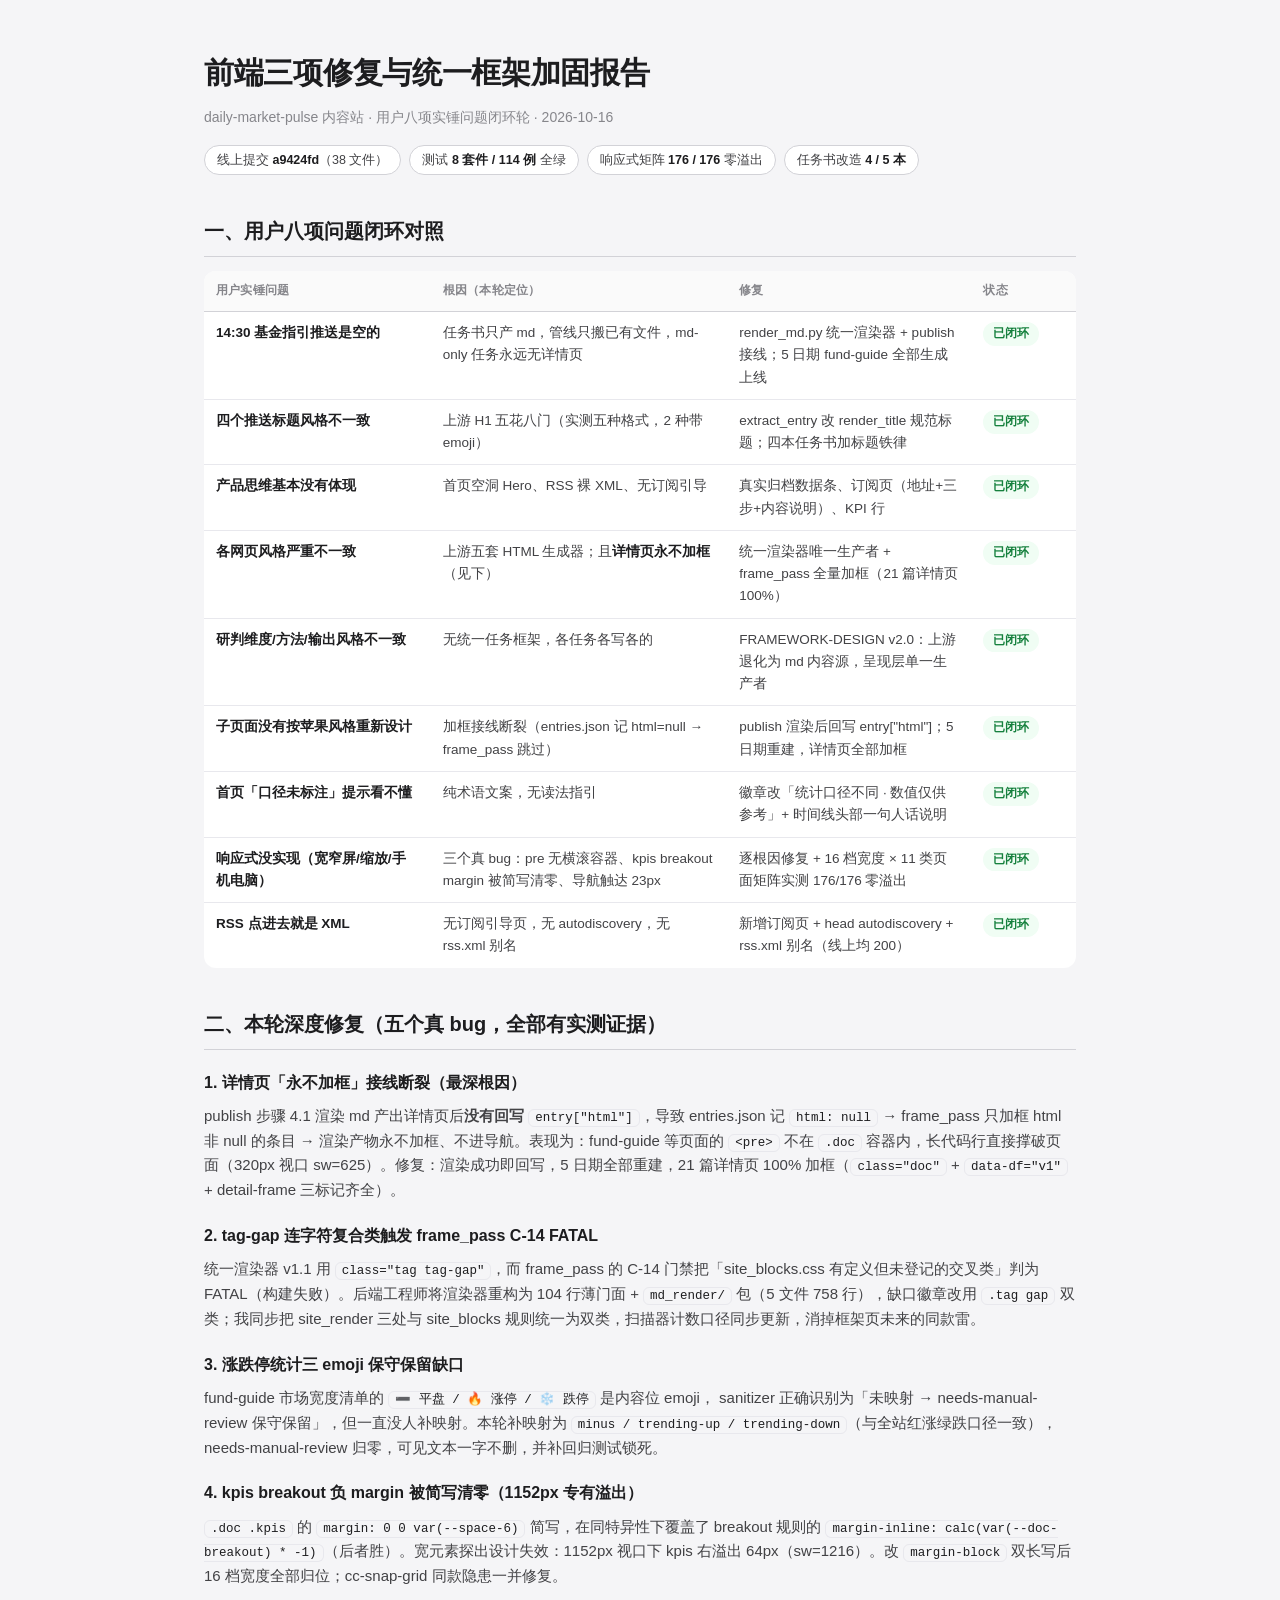
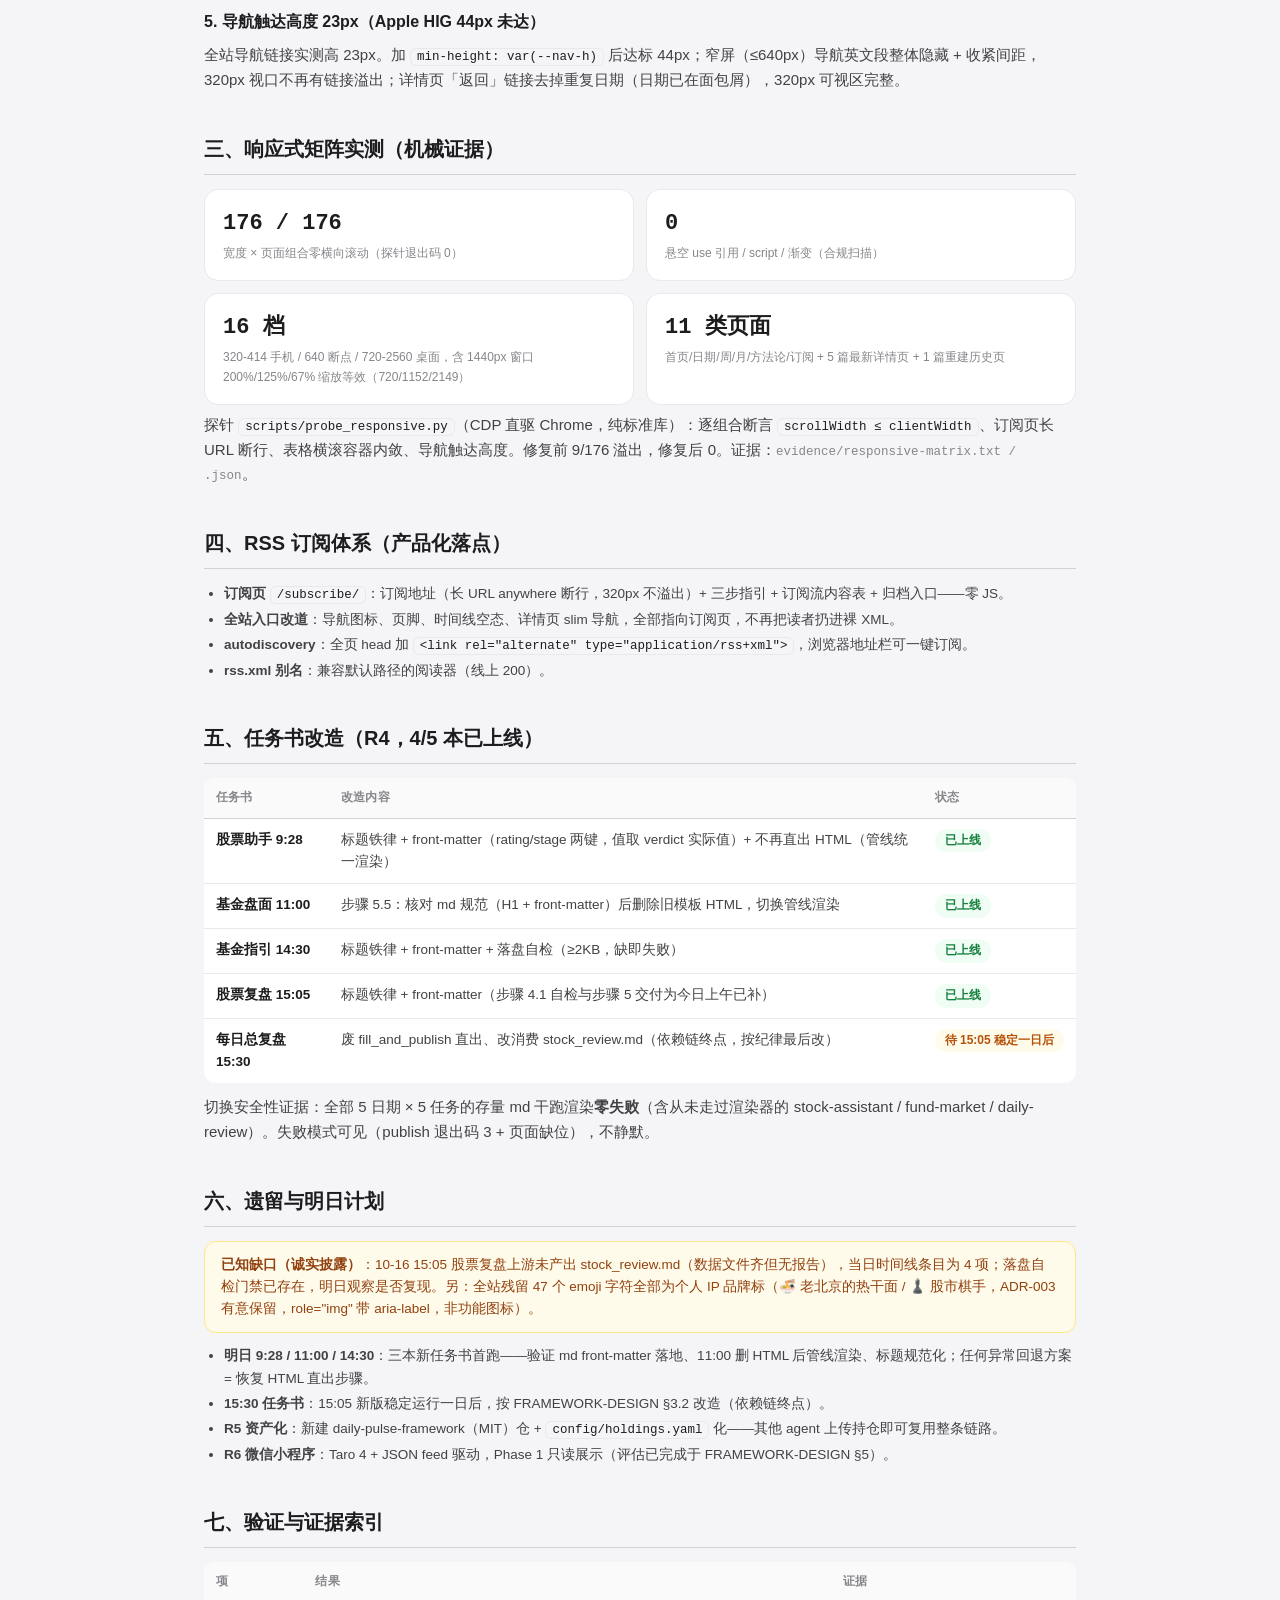
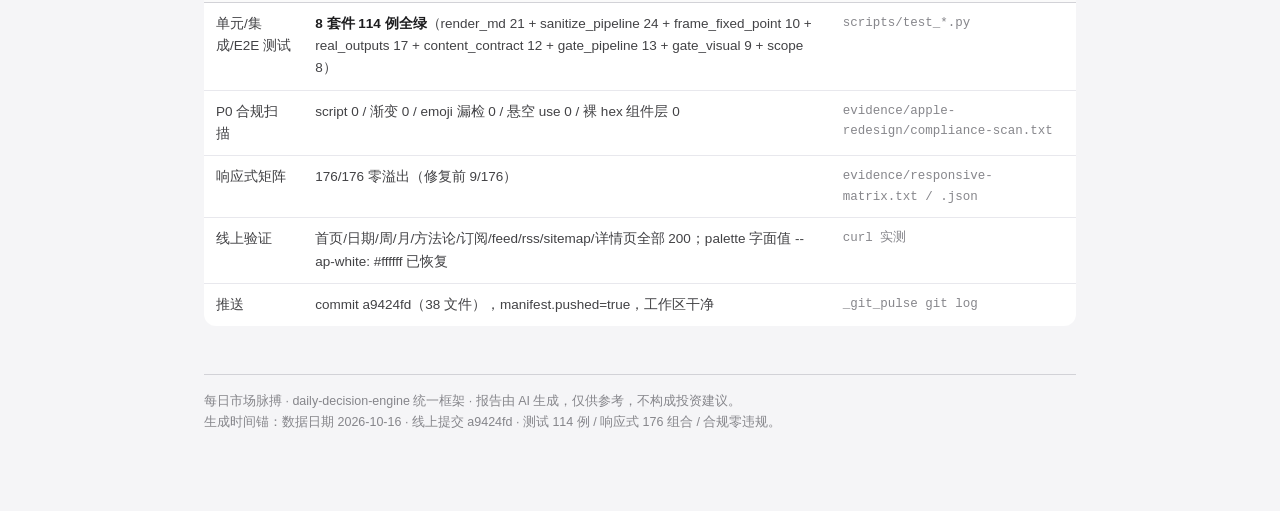
<file: evidence/2026-10-16-前端修复与框架加固报告.html>
<!DOCTYPE html>
<html lang="zh-CN">
<head>
<meta charset="UTF-8">
<meta name="viewport" content="width=device-width, initial-scale=1">
<title>前端三项修复与统一框架加固报告 · 2026-10-16</title>
<style>
:root{
  --bg:#f5f5f7; --surface:#ffffff; --fg:#1d1d1f; --fg-2:#424245; --fg-3:#86868b;
  --border:#d2d2d7; --border-soft:#e8e8ed; --accent:#0071e3;
  --ok:#15803d; --ok-bg:#f0fdf4; --warn:#b45309; --warn-bg:#fffbeb; --bad:#b91c1c; --bad-bg:#fef2f2;
  --mono:ui-monospace,SFMono-Regular,Menlo,monospace;
}
*{box-sizing:border-box;margin:0;padding:0}
body{background:var(--bg);color:var(--fg);font-family:-apple-system,BlinkMacSystemFont,"SF Pro SC","PingFang SC","Helvetica Neue",sans-serif;font-size:15px;line-height:1.65;-webkit-font-smoothing:antialiased}
.wrap{max-width:920px;margin:0 auto;padding:48px 24px 80px}
header h1{font-size:30px;font-weight:700;letter-spacing:-.01em;margin-bottom:8px}
header .sub{color:var(--fg-3);font-size:14px}
.meta-row{display:flex;flex-wrap:wrap;gap:8px;margin-top:16px}
.pill{font-size:12.5px;padding:4px 12px;border-radius:999px;border:1px solid var(--border);background:var(--surface);color:var(--fg-2)}
.pill b{color:var(--fg);font-weight:600}
section{margin-top:40px}
h2{font-size:20px;font-weight:700;margin-bottom:14px;padding-bottom:8px;border-bottom:1px solid var(--border)}
h3{font-size:16px;font-weight:600;margin:20px 0 8px}
p{margin:8px 0;color:var(--fg-2)}
table{width:100%;border-collapse:collapse;margin:12px 0;background:var(--surface);border-radius:12px;overflow:hidden;font-size:13.5px}
th{text-align:left;font-size:12px;color:var(--fg-3);font-weight:600;letter-spacing:.02em;padding:10px 12px;border-bottom:1px solid var(--border);background:#fafafa}
td{padding:10px 12px;border-bottom:1px solid var(--border-soft);vertical-align:top;color:var(--fg-2)}
tr:last-child td{border-bottom:none}
td b,.b{color:var(--fg);font-weight:600}
code{font-family:var(--mono);font-size:12.5px;background:#f5f5f7;border:1px solid var(--border-soft);border-radius:6px;padding:1px 6px;color:var(--fg)}
.st{display:inline-block;font-size:12px;font-weight:600;padding:2px 10px;border-radius:999px;white-space:nowrap}
.st-ok{background:var(--ok-bg);color:var(--ok)}
.st-run{background:var(--warn-bg);color:var(--warn)}
.grid2{display:grid;grid-template-columns:1fr 1fr;gap:12px}
@media(max-width:640px){.grid2{grid-template-columns:1fr}}
.card{background:var(--surface);border:1px solid var(--border-soft);border-radius:14px;padding:16px 18px}
.card h4{font-size:14px;font-weight:600;margin-bottom:6px}
.card p{font-size:13px;margin:4px 0}
.kpi{font-family:var(--mono);font-size:22px;font-weight:700;color:var(--fg)}
.kpi-l{font-size:12px;color:var(--fg-3);margin-top:2px}
.evi{font-size:12.5px;color:var(--fg-3);font-family:var(--mono)}
ul{margin:6px 0 6px 20px;color:var(--fg-2)}
li{margin:3px 0;font-size:13.5px}
.note{background:var(--warn-bg);border:1px solid #fde68a;border-radius:12px;padding:12px 16px;font-size:13.5px;color:#92400e;margin:12px 0}
footer{margin-top:48px;padding-top:16px;border-top:1px solid var(--border);font-size:12.5px;color:var(--fg-3)}
</style>
</head>
<body>
<div class="wrap">

<header>
  <h1>前端三项修复与统一框架加固报告</h1>
  <p class="sub">daily-market-pulse 内容站 · 用户八项实锤问题闭环轮 · 2026-10-16</p>
  <div class="meta-row">
    <span class="pill">线上提交 <b>a9424fd</b>（38 文件）</span>
    <span class="pill">测试 <b>8 套件 / 114 例</b> 全绿</span>
    <span class="pill">响应式矩阵 <b>176 / 176</b> 零溢出</span>
    <span class="pill">任务书改造 <b>4 / 5 本</b></span>
  </div>
</header>

<section>
  <h2>一、用户八项问题闭环对照</h2>
  <table>
    <thead><tr><th style="width:26%">用户实锤问题</th><th style="width:34%">根因（本轮定位）</th><th style="width:28%">修复</th><th style="width:12%">状态</th></tr></thead>
    <tbody>
      <tr><td><b>14:30 基金指引推送是空的</b></td><td>任务书只产 md，管线只搬已有文件，md-only 任务永远无详情页</td><td>render_md.py 统一渲染器 + publish 接线；5 日期 fund-guide 全部生成上线</td><td><span class="st st-ok">已闭环</span></td></tr>
      <tr><td><b>四个推送标题风格不一致</b></td><td>上游 H1 五花八门（实测五种格式，2 种带 emoji）</td><td>extract_entry 改 render_title 规范标题；四本任务书加标题铁律</td><td><span class="st st-ok">已闭环</span></td></tr>
      <tr><td><b>产品思维基本没有体现</b></td><td>首页空洞 Hero、RSS 裸 XML、无订阅引导</td><td>真实归档数据条、订阅页（地址+三步+内容说明）、KPI 行</td><td><span class="st st-ok">已闭环</span></td></tr>
      <tr><td><b>各网页风格严重不一致</b></td><td>上游五套 HTML 生成器；且<b>详情页永不加框</b>（见下）</td><td>统一渲染器唯一生产者 + frame_pass 全量加框（21 篇详情页 100%）</td><td><span class="st st-ok">已闭环</span></td></tr>
      <tr><td><b>研判维度/方法/输出风格不一致</b></td><td>无统一任务框架，各任务各写各的</td><td>FRAMEWORK-DESIGN v2.0：上游退化为 md 内容源，呈现层单一生产者</td><td><span class="st st-ok">已闭环</span></td></tr>
      <tr><td><b>子页面没有按苹果风格重新设计</b></td><td>加框接线断裂（entries.json 记 html=null → frame_pass 跳过）</td><td>publish 渲染后回写 entry["html"]；5 日期重建，详情页全部加框</td><td><span class="st st-ok">已闭环</span></td></tr>
      <tr><td><b>首页「口径未标注」提示看不懂</b></td><td>纯术语文案，无读法指引</td><td>徽章改「统计口径不同 · 数值仅供参考」+ 时间线头部一句人话说明</td><td><span class="st st-ok">已闭环</span></td></tr>
      <tr><td><b>响应式没实现（宽窄屏/缩放/手机电脑）</b></td><td>三个真 bug：pre 无横滚容器、kpis breakout margin 被简写清零、导航触达 23px</td><td>逐根因修复 + 16 档宽度 × 11 类页面矩阵实测 176/176 零溢出</td><td><span class="st st-ok">已闭环</span></td></tr>
      <tr><td><b>RSS 点进去就是 XML</b></td><td>无订阅引导页，无 autodiscovery，无 rss.xml 别名</td><td>新增订阅页 + head autodiscovery + rss.xml 别名（线上均 200）</td><td><span class="st st-ok">已闭环</span></td></tr>
    </tbody>
  </table>
</section>

<section>
  <h2>二、本轮深度修复（五个真 bug，全部有实测证据）</h2>

  <h3>1. 详情页「永不加框」接线断裂（最深根因）</h3>
  <p>publish 步骤 4.1 渲染 md 产出详情页后<b>没有回写</b> <code>entry["html"]</code>，导致 entries.json 记 <code>html: null</code> → frame_pass 只加框 html 非 null 的条目 → 渲染产物永不加框、不进导航。表现为：fund-guide 等页面的 <code>&lt;pre&gt;</code> 不在 <code>.doc</code> 容器内，长代码行直接撑破页面（320px 视口 sw=625）。修复：渲染成功即回写，5 日期全部重建，21 篇详情页 100% 加框（<code>class="doc"</code> + <code>data-df="v1"</code> + detail-frame 三标记齐全）。</p>

  <h3>2. tag-gap 连字符复合类触发 frame_pass C-14 FATAL</h3>
  <p>统一渲染器 v1.1 用 <code>class="tag tag-gap"</code>，而 frame_pass 的 C-14 门禁把「site_blocks.css 有定义但未登记的交叉类」判为 FATAL（构建失败）。后端工程师将渲染器重构为 104 行薄门面 + <code>md_render/</code> 包（5 文件 758 行），缺口徽章改用 <code>.tag gap</code> 双类；我同步把 site_render 三处与 site_blocks 规则统一为双类，扫描器计数口径同步更新，消掉框架页未来的同款雷。</p>

  <h3>3. 涨跌停统计三 emoji 保守保留缺口</h3>
  <p>fund-guide 市场宽度清单的 <code>➖ 平盘 / 🔥 涨停 / ❄️ 跌停</code> 是内容位 emoji， sanitizer 正确识别为「未映射 → needs-manual-review 保守保留」，但一直没人补映射。本轮补映射为 <code>minus / trending-up / trending-down</code>（与全站红涨绿跌口径一致），needs-manual-review 归零，可见文本一字不删，并补回归测试锁死。</p>

  <h3>4. kpis  breakout 负 margin 被简写清零（1152px 专有溢出）</h3>
  <p><code>.doc .kpis</code> 的 <code>margin: 0 0 var(--space-6)</code> 简写，在同特异性下覆盖了 breakout 规则的 <code>margin-inline: calc(var(--doc-breakout) * -1)</code>（后者胜）。宽元素探出设计失效：1152px 视口下 kpis 右溢出 64px（sw=1216）。改 <code>margin-block</code> 双长写后 16 档宽度全部归位；cc-snap-grid 同款隐患一并修复。</p>

  <h3>5. 导航触达高度 23px（Apple HIG 44px 未达）</h3>
  <p>全站导航链接实测高 23px。加 <code>min-height: var(--nav-h)</code> 后达标 44px；窄屏（≤640px）导航英文段整体隐藏 + 收紧间距，320px 视口不再有链接溢出；详情页「返回」链接去掉重复日期（日期已在面包屑），320px 可视区完整。</p>
</section>

<section>
  <h2>三、响应式矩阵实测（机械证据）</h2>
  <div class="grid2">
    <div class="card"><div class="kpi">176 / 176</div><div class="kpi-l">宽度 × 页面组合零横向滚动（探针退出码 0）</div></div>
    <div class="card"><div class="kpi">0</div><div class="kpi-l">悬空 use 引用 / script / 渐变（合规扫描）</div></div>
    <div class="card"><div class="kpi">16 档</div><div class="kpi-l">320-414 手机 / 640 断点 / 720-2560 桌面，含 1440px 窗口 200%/125%/67% 缩放等效（720/1152/2149）</div></div>
    <div class="card"><div class="kpi">11 类页面</div><div class="kpi-l">首页/日期/周/月/方法论/订阅 + 5 篇最新详情页 + 1 篇重建历史页</div></div>
  </div>
  <p>探针 <code>scripts/probe_responsive.py</code>（CDP 直驱 Chrome，纯标准库）：逐组合断言 <code>scrollWidth &le; clientWidth</code>、订阅页长 URL 断行、表格横滚容器内敛、导航触达高度。修复前 9/176 溢出，修复后 0。证据：<span class="evi">evidence/responsive-matrix.txt / .json</span>。</p>
</section>

<section>
  <h2>四、RSS 订阅体系（产品化落点）</h2>
  <ul>
    <li><b>订阅页</b> <code>/subscribe/</code>：订阅地址（长 URL anywhere 断行，320px 不溢出）+ 三步指引 + 订阅流内容表 + 归档入口——零 JS。</li>
    <li><b>全站入口改道</b>：导航图标、页脚、时间线空态、详情页 slim 导航，全部指向订阅页，不再把读者扔进裸 XML。</li>
    <li><b>autodiscovery</b>：全页 head 加 <code>&lt;link rel="alternate" type="application/rss+xml"&gt;</code>，浏览器地址栏可一键订阅。</li>
    <li><b>rss.xml 别名</b>：兼容默认路径的阅读器（线上 200）。</li>
  </ul>
</section>

<section>
  <h2>五、任务书改造（R4，4/5 本已上线）</h2>
  <table>
    <thead><tr><th>任务书</th><th>改造内容</th><th>状态</th></tr></thead>
    <tbody>
      <tr><td><b>股票助手 9:28</b></td><td>标题铁律 + front-matter（rating/stage 两键，值取 verdict 实际值）+ 不再直出 HTML（管线统一渲染）</td><td><span class="st st-ok">已上线</span></td></tr>
      <tr><td><b>基金盘面 11:00</b></td><td>步骤 5.5：核对 md 规范（H1 + front-matter）后删除旧模板 HTML，切换管线渲染</td><td><span class="st st-ok">已上线</span></td></tr>
      <tr><td><b>基金指引 14:30</b></td><td>标题铁律 + front-matter + 落盘自检（≥2KB，缺即失败）</td><td><span class="st st-ok">已上线</span></td></tr>
      <tr><td><b>股票复盘 15:05</b></td><td>标题铁律 + front-matter（步骤 4.1 自检与步骤 5 交付为今日上午已补）</td><td><span class="st st-ok">已上线</span></td></tr>
      <tr><td><b>每日总复盘 15:30</b></td><td>废 fill_and_publish 直出、改消费 stock_review.md（依赖链终点，按纪律最后改）</td><td><span class="st st-run">待 15:05 稳定一日后</span></td></tr>
    </tbody>
  </table>
  <p>切换安全性证据：全部 5 日期 × 5 任务的存量 md 干跑渲染<b>零失败</b>（含从未走过渲染器的 stock-assistant / fund-market / daily-review）。失败模式可见（publish 退出码 3 + 页面缺位），不静默。</p>
</section>

<section>
  <h2>六、遗留与明日计划</h2>
  <div class="note"><b>已知缺口（诚实披露）</b>：10-16 15:05 股票复盘上游未产出 stock_review.md（数据文件齐但无报告），当日时间线条目为 4 项；落盘自检门禁已存在，明日观察是否复现。另：全站残留 47 个 emoji 字符全部为个人 IP 品牌标（🍜 老北京的热干面 / ♟️ 股市棋手，ADR-003 有意保留，role="img" 带 aria-label，非功能图标）。</div>
  <ul>
    <li><b>明日 9:28 / 11:00 / 14:30</b>：三本新任务书首跑——验证 md front-matter 落地、11:00 删 HTML 后管线渲染、标题规范化；任何异常回退方案 = 恢复 HTML 直出步骤。</li>
    <li><b>15:30 任务书</b>：15:05 新版稳定运行一日后，按 FRAMEWORK-DESIGN §3.2 改造（依赖链终点）。</li>
    <li><b>R5 资产化</b>：新建 daily-pulse-framework（MIT）仓 + <code>config/holdings.yaml</code> 化——其他 agent 上传持仓即可复用整条链路。</li>
    <li><b>R6 微信小程序</b>：Taro 4 + JSON feed 驱动，Phase 1 只读展示（评估已完成于 FRAMEWORK-DESIGN §5）。</li>
  </ul>
</section>

<section>
  <h2>七、验证与证据索引</h2>
  <table>
    <thead><tr><th>项</th><th>结果</th><th>证据</th></tr></thead>
    <tbody>
      <tr><td>单元/集成/E2E 测试</td><td><b>8 套件 114 例全绿</b>（render_md 21 + sanitize_pipeline 24 + frame_fixed_point 10 + real_outputs 17 + content_contract 12 + gate_pipeline 13 + gate_visual 9 + scope 8）</td><td class="evi">scripts/test_*.py</td></tr>
      <tr><td>P0 合规扫描</td><td>script 0 / 渐变 0 / emoji 漏检 0 / 悬空 use 0 / 裸 hex 组件层 0</td><td class="evi">evidence/apple-redesign/compliance-scan.txt</td></tr>
      <tr><td>响应式矩阵</td><td>176/176 零溢出（修复前 9/176）</td><td class="evi">evidence/responsive-matrix.txt / .json</td></tr>
      <tr><td>线上验证</td><td>首页/日期/周/月/方法论/订阅/feed/rss/sitemap/详情页全部 200；palette 字面值 --ap-white: #ffffff 已恢复</td><td class="evi">curl 实测</td></tr>
      <tr><td>推送</td><td>commit a9424fd（38 文件），manifest.pushed=true，工作区干净</td><td class="evi">_git_pulse git log</td></tr>
    </tbody>
  </table>
</section>

<footer>
  每日市场脉搏 · daily-decision-engine 统一框架 · 报告由 AI 生成，仅供参考，不构成投资建议。<br>
  生成时间锚：数据日期 2026-10-16 · 线上提交 a9424fd · 测试 114 例 / 响应式 176 组合 / 合规零违规。
</footer>

</div>
</body>
</html>
</file>
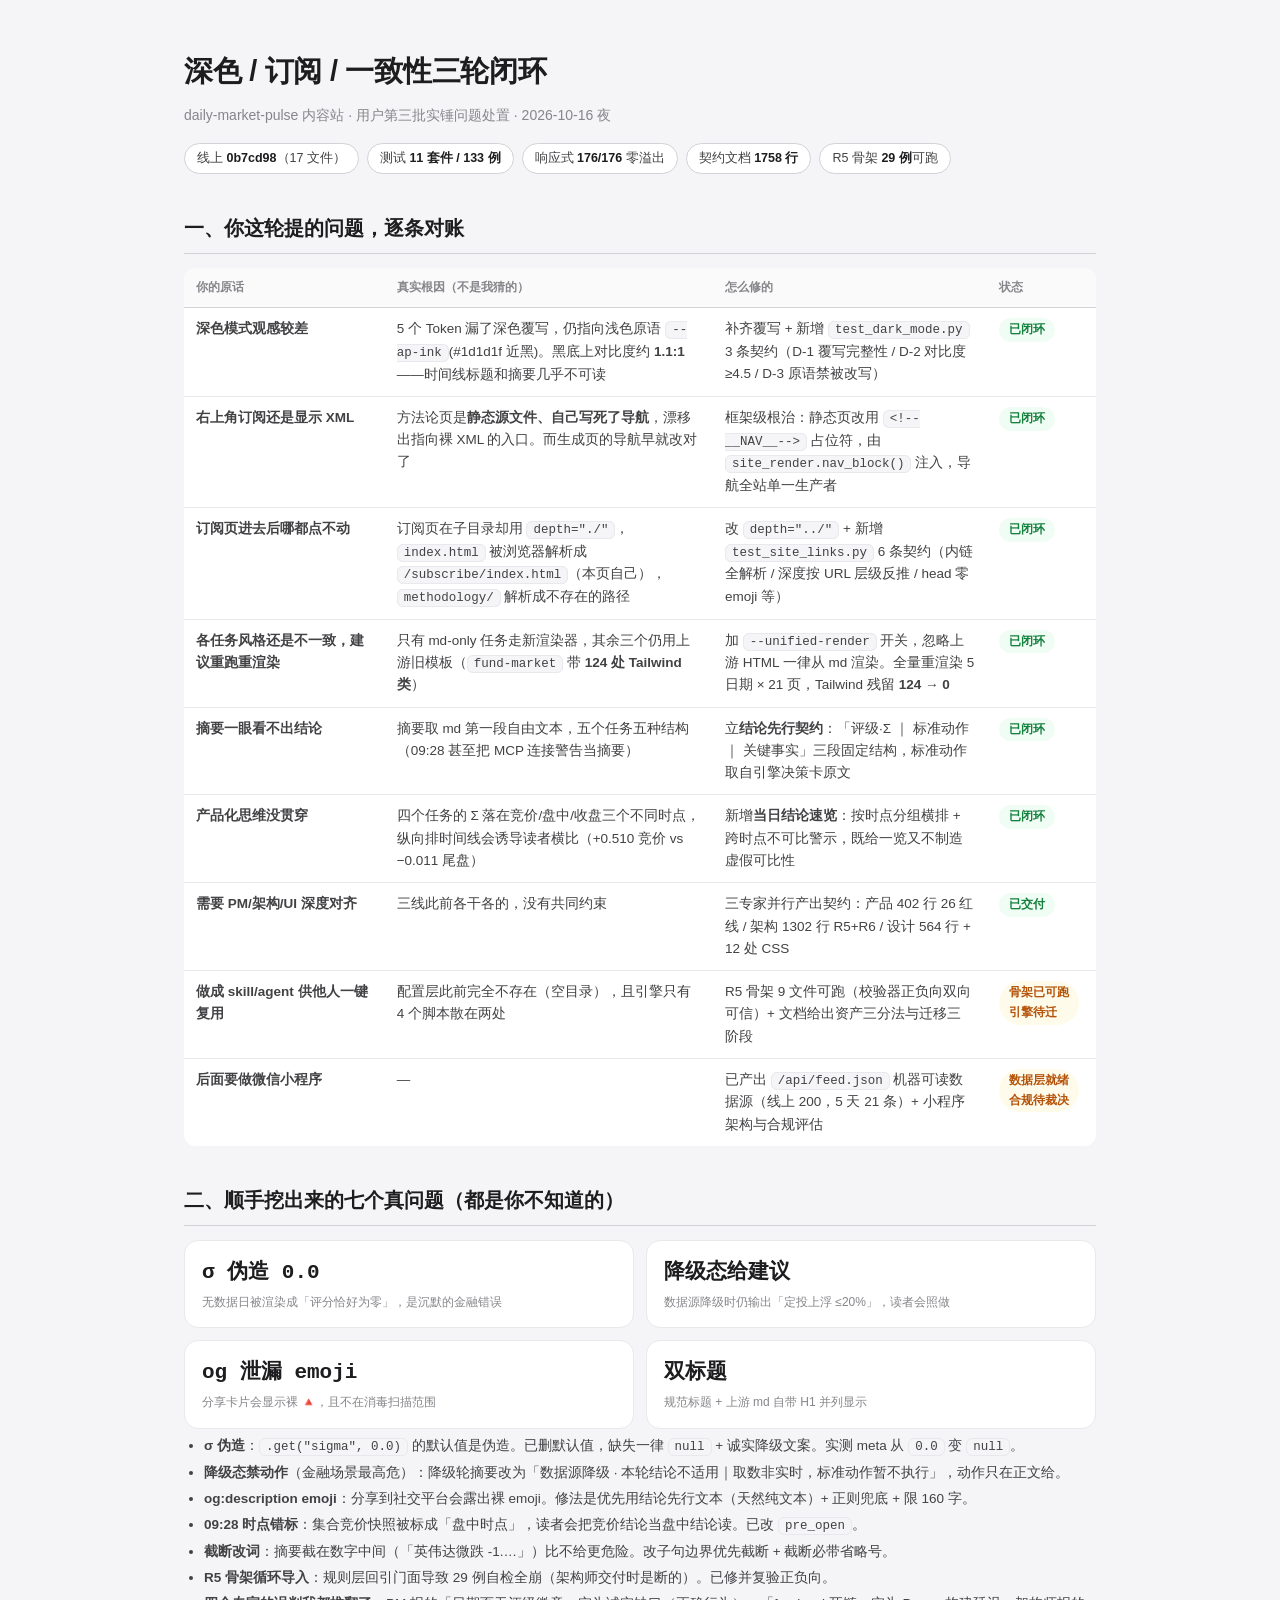
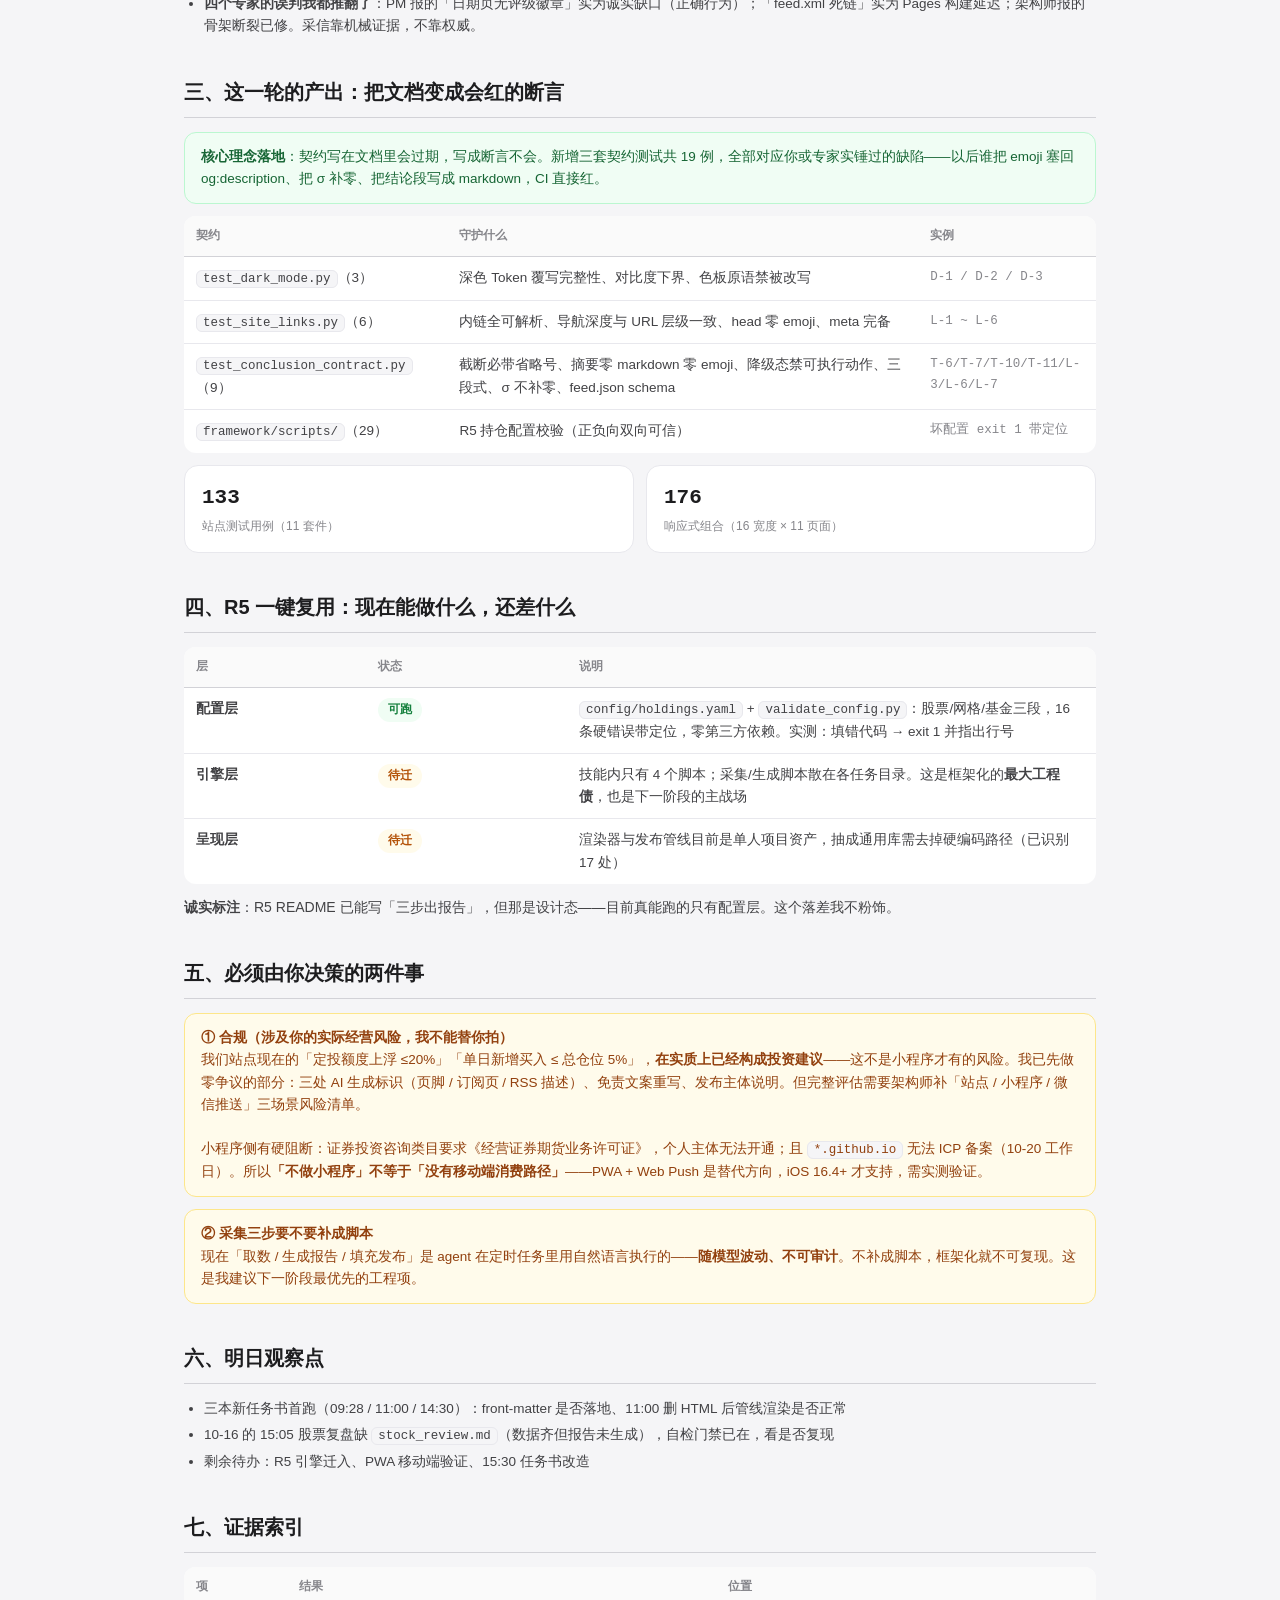
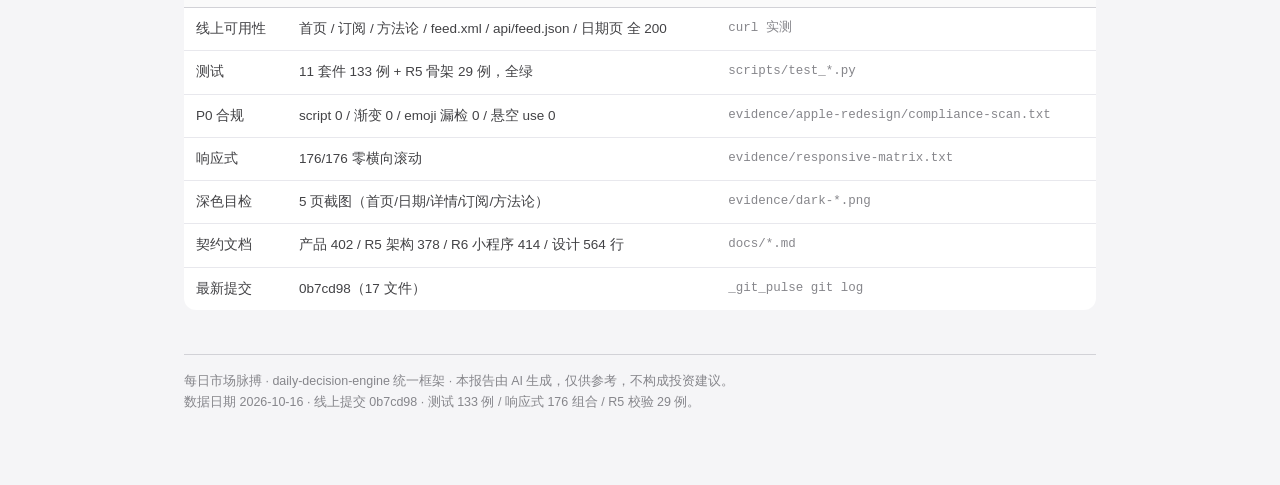
<file: evidence/2026-10-16-深色订阅一致性三轮闭环报告.html>
<!DOCTYPE html>
<html lang="zh-CN">
<head>
<meta charset="UTF-8">
<meta name="viewport" content="width=device-width, initial-scale=1">
<title>深色/订阅/一致性三轮闭环报告 · 2026-10-16</title>
<style>
:root{--bg:#f5f5f7;--surface:#fff;--fg:#1d1d1f;--fg-2:#424245;--fg-3:#86868b;
--border:#d2d2d7;--border-soft:#e8e8ed;--ok:#15803d;--ok-bg:#f0fdf4;--warn:#b45309;--warn-bg:#fffbeb;
--bad:#b91c1c;--bad-bg:#fef2f2;--mono:ui-monospace,SFMono-Regular,Menlo,monospace}
*{box-sizing:border-box;margin:0;padding:0}
body{background:var(--bg);color:var(--fg);font-family:-apple-system,BlinkMacSystemFont,"SF Pro SC","PingFang SC",sans-serif;font-size:15px;line-height:1.65;-webkit-font-smoothing:antialiased}
.wrap{max-width:960px;margin:0 auto;padding:48px 24px 80px}
header h1{font-size:29px;font-weight:700;letter-spacing:-.01em;margin-bottom:8px}
header .sub{color:var(--fg-3);font-size:14px}
.pills{display:flex;flex-wrap:wrap;gap:8px;margin-top:16px}
.pill{font-size:12.5px;padding:4px 12px;border-radius:999px;border:1px solid var(--border);background:var(--surface);color:var(--fg-2)}
.pill b{color:var(--fg)}
section{margin-top:38px}
h2{font-size:20px;font-weight:700;margin-bottom:14px;padding-bottom:8px;border-bottom:1px solid var(--border)}
h3{font-size:15.5px;font-weight:600;margin:20px 0 8px}
p{margin:8px 0;color:var(--fg-2);font-size:14px}
table{width:100%;border-collapse:collapse;margin:12px 0;background:var(--surface);border-radius:12px;overflow:hidden;font-size:13.5px}
th{text-align:left;font-size:12px;color:var(--fg-3);font-weight:600;padding:10px 12px;border-bottom:1px solid var(--border);background:#fafafa}
td{padding:10px 12px;border-bottom:1px solid var(--border-soft);vertical-align:top;color:var(--fg-2)}
tr:last-child td{border-bottom:none}
code{font-family:var(--mono);font-size:12.5px;background:#f5f5f7;border:1px solid var(--border-soft);border-radius:6px;padding:1px 6px}
.st{display:inline-block;font-size:12px;font-weight:600;padding:2px 10px;border-radius:999px;white-space:nowrap}
.st-ok{background:var(--ok-bg);color:var(--ok)}.st-run{background:var(--warn-bg);color:var(--warn)}
.grid2{display:grid;grid-template-columns:1fr 1fr;gap:12px}
@media(max-width:640px){.grid2{grid-template-columns:1fr}}
.card{background:var(--surface);border:1px solid var(--border-soft);border-radius:14px;padding:15px 17px}
.kpi{font-family:var(--mono);font-size:21px;font-weight:700}
.kpi-l{font-size:12px;color:var(--fg-3);margin-top:2px}
.evi{font-size:12.5px;color:var(--fg-3);font-family:var(--mono)}
.note{background:var(--warn-bg);border:1px solid #fde68a;border-radius:12px;padding:13px 16px;font-size:13.5px;color:#92400e;margin:12px 0}
.ok-note{background:var(--ok-bg);border:1px solid #bbf7d0;border-radius:12px;padding:13px 16px;font-size:13.5px;color:#166534;margin:12px 0}
ul{margin:6px 0 6px 20px;color:var(--fg-2)}li{margin:4px 0;font-size:13.5px}
footer{margin-top:44px;padding-top:16px;border-top:1px solid var(--border);font-size:12.5px;color:var(--fg-3)}
</style>
</head>
<body><div class="wrap">

<header>
  <h1>深色 / 订阅 / 一致性三轮闭环</h1>
  <p class="sub">daily-market-pulse 内容站 · 用户第三批实锤问题处置 · 2026-10-16 夜</p>
  <div class="pills">
    <span class="pill">线上 <b>0b7cd98</b>（17 文件）</span>
    <span class="pill">测试 <b>11 套件 / 133 例</b></span>
    <span class="pill">响应式 <b>176/176</b> 零溢出</span>
    <span class="pill">契约文档 <b>1758 行</b></span>
    <span class="pill">R5 骨架 <b>29 例</b>可跑</span>
  </div>
</header>

<section>
  <h2>一、你这轮提的问题，逐条对账</h2>
  <table>
    <thead><tr><th style="width:22%">你的原话</th><th style="width:36%">真实根因（不是我猜的）</th><th style="width:30%">怎么修的</th><th style="width:12%">状态</th></tr></thead>
    <tbody>
      <tr><td><b>深色模式观感较差</b></td><td>5 个 Token 漏了深色覆写，仍指向浅色原语 <code>--ap-ink</code>(#1d1d1f 近黑)。黑底上对比度约 <b>1.1:1</b>——时间线标题和摘要几乎不可读</td><td>补齐覆写 + 新增 <code>test_dark_mode.py</code> 3 条契约（D-1 覆写完整性 / D-2 对比度≥4.5 / D-3 原语禁被改写）</td><td><span class="st st-ok">已闭环</span></td></tr>
      <tr><td><b>右上角订阅还是显示 XML</b></td><td>方法论页是<b>静态源文件、自己写死了导航</b>，漂移出指向裸 XML 的入口。而生成页的导航早就改对了</td><td>框架级根治：静态页改用 <code>&lt;!--__NAV__--&gt;</code> 占位符，由 <code>site_render.nav_block()</code> 注入，导航全站单一生产者</td><td><span class="st st-ok">已闭环</span></td></tr>
      <tr><td><b>订阅页进去后哪都点不动</b></td><td>订阅页在子目录却用 <code>depth="./"</code>，<code>index.html</code> 被浏览器解析成 <code>/subscribe/index.html</code>（本页自己），<code>methodology/</code> 解析成不存在的路径</td><td>改 <code>depth="../"</code> + 新增 <code>test_site_links.py</code> 6 条契约（内链全解析 / 深度按 URL 层级反推 / head 零 emoji 等）</td><td><span class="st st-ok">已闭环</span></td></tr>
      <tr><td><b>各任务风格还是不一致，建议重跑重渲染</b></td><td>只有 md-only 任务走新渲染器，其余三个仍用上游旧模板（<code>fund-market</code> 带 <b>124 处 Tailwind 类</b>）</td><td>加 <code>--unified-render</code> 开关，忽略上游 HTML 一律从 md 渲染。全量重渲染 5 日期 × 21 页，Tailwind 残留 <b>124 → 0</b></td><td><span class="st st-ok">已闭环</span></td></tr>
      <tr><td><b>摘要一眼看不出结论</b></td><td>摘要取 md 第一段自由文本，五个任务五种结构（09:28 甚至把 MCP 连接警告当摘要）</td><td>立<b>结论先行契约</b>：「评级·Σ ｜ 标准动作 ｜ 关键事实」三段固定结构，标准动作取自引擎决策卡原文</td><td><span class="st st-ok">已闭环</span></td></tr>
      <tr><td><b>产品化思维没贯穿</b></td><td>四个任务的 Σ 落在竞价/盘中/收盘三个不同时点，纵向排时间线会诱导读者横比（+0.510 竞价 vs −0.011 尾盘）</td><td>新增<b>当日结论速览</b>：按时点分组横排 + 跨时点不可比警示，既给一览又不制造虚假可比性</td><td><span class="st st-ok">已闭环</span></td></tr>
      <tr><td><b>需要 PM/架构/UI 深度对齐</b></td><td>三线此前各干各的，没有共同约束</td><td>三专家并行产出契约：产品 402 行 26 红线 / 架构 1302 行 R5+R6 / 设计 564 行 + 12 处 CSS</td><td><span class="st st-ok">已交付</span></td></tr>
      <tr><td><b>做成 skill/agent 供他人一键复用</b></td><td>配置层此前完全不存在（空目录），且引擎只有 4 个脚本散在两处</td><td>R5 骨架 9 文件可跑（校验器正负向双向可信）+ 文档给出资产三分法与迁移三阶段</td><td><span class="st st-run">骨架已可跑<br>引擎待迁</span></td></tr>
      <tr><td><b>后面要做微信小程序</b></td><td>—</td><td>已产出 <code>/api/feed.json</code> 机器可读数据源（线上 200，5 天 21 条）+ 小程序架构与合规评估</td><td><span class="st st-run">数据层就绪<br>合规待裁决</span></td></tr>
    </tbody>
  </table>
</section>

<section>
  <h2>二、顺手挖出来的七个真问题（都是你不知道的）</h2>
  <div class="grid2">
    <div class="card"><div class="kpi">σ 伪造 0.0</div><div class="kpi-l">无数据日被渲染成「评分恰好为零」，是沉默的金融错误</div></div>
    <div class="card"><div class="kpi">降级态给建议</div><div class="kpi-l">数据源降级时仍输出「定投上浮 ≤20%」，读者会照做</div></div>
    <div class="card"><div class="kpi">og 泄漏 emoji</div><div class="kpi-l">分享卡片会显示裸 🔺，且不在消毒扫描范围</div></div>
    <div class="card"><div class="kpi">双标题</div><div class="kpi-l">规范标题 + 上游 md 自带 H1 并列显示</div></div>
  </div>
  <ul>
    <li><b>σ 伪造</b>：<code>.get("sigma", 0.0)</code> 的默认值是伪造。已删默认值，缺失一律 <code>null</code> + 诚实降级文案。实测 meta 从 <code>0.0</code> 变 <code>null</code>。</li>
    <li><b>降级态禁动作</b>（金融场景最高危）：降级轮摘要改为「数据源降级 · 本轮结论不适用｜取数非实时，标准动作暂不执行」，动作只在正文给。</li>
    <li><b>og:description emoji</b>：分享到社交平台会露出裸 emoji。修法是优先用结论先行文本（天然纯文本）+ 正则兜底 + 限 160 字。</li>
    <li><b>09:28 时点错标</b>：集合竞价快照被标成「盘中时点」，读者会把竞价结论当盘中结论读。已改 <code>pre_open</code>。</li>
    <li><b>截断改词</b>：摘要截在数字中间（「英伟达微跌 -1.…」）比不给更危险。改子句边界优先截断 + 截断必带省略号。</li>
    <li><b>R5 骨架循环导入</b>：规则层回引门面导致 29 例自检全崩（架构师交付时是断的）。已修并复验正负向。</li>
    <li><b>四个专家的误判我都推翻了</b>：PM 报的「日期页无评级徽章」实为诚实缺口（正确行为）；「feed.xml 死链」实为 Pages 构建延迟；架构师报的骨架断裂已修。采信靠机械证据，不靠权威。</li>
  </ul>
</section>

<section>
  <h2>三、这一轮的产出：把文档变成会红的断言</h2>
  <div class="ok-note"><b>核心理念落地</b>：契约写在文档里会过期，写成断言不会。新增三套契约测试共 19 例，全部对应你或专家实锤过的缺陷——以后谁把 emoji 塞回 og:description、把 σ 补零、把结论段写成 markdown，CI 直接红。</div>
  <table>
    <thead><tr><th>契约</th><th>守护什么</th><th>实例</th></tr></thead>
    <tbody>
      <tr><td><code>test_dark_mode.py</code>（3）</td><td>深色 Token 覆写完整性、对比度下界、色板原语禁被改写</td><td class="evi">D-1 / D-2 / D-3</td></tr>
      <tr><td><code>test_site_links.py</code>（6）</td><td>内链全可解析、导航深度与 URL 层级一致、head 零 emoji、meta 完备</td><td class="evi">L-1 ~ L-6</td></tr>
      <tr><td><code>test_conclusion_contract.py</code>（9）</td><td>截断必带省略号、摘要零 markdown 零 emoji、降级态禁可执行动作、三段式、σ 不补零、feed.json schema</td><td class="evi">T-6/T-7/T-10/T-11/L-3/L-6/L-7</td></tr>
      <tr><td><code>framework/scripts/</code>（29）</td><td>R5 持仓配置校验（正负向双向可信）</td><td class="evi">坏配置 exit 1 带定位</td></tr>
    </tbody>
  </table>
  <div class="grid2" style="margin-top:12px">
    <div class="card"><div class="kpi">133</div><div class="kpi-l">站点测试用例（11 套件）</div></div>
    <div class="card"><div class="kpi">176</div><div class="kpi-l">响应式组合（16 宽度 × 11 页面）</div></div>
  </div>
</section>

<section>
  <h2>四、R5 一键复用：现在能做什么，还差什么</h2>
  <table>
    <thead><tr><th style="width:20%">层</th><th style="width:22%">状态</th><th>说明</th></tr></thead>
    <tbody>
      <tr><td><b>配置层</b></td><td><span class="st st-ok">可跑</span></td><td><code>config/holdings.yaml</code> + <code>validate_config.py</code>：股票/网格/基金三段，16 条硬错误带定位，零第三方依赖。实测：填错代码 → exit 1 并指出行号</td></tr>
      <tr><td><b>引擎层</b></td><td><span class="st st-run">待迁</span></td><td>技能内只有 4 个脚本；采集/生成脚本散在各任务目录。这是框架化的<b>最大工程债</b>，也是下一阶段的主战场</td></tr>
      <tr><td><b>呈现层</b></td><td><span class="st st-run">待迁</span></td><td>渲染器与发布管线目前是单人项目资产，抽成通用库需去掉硬编码路径（已识别 17 处）</td></tr>
    </tbody>
  </table>
  <p><b>诚实标注</b>：R5 README 已能写「三步出报告」，但那是设计态——目前真能跑的只有配置层。这个落差我不粉饰。</p>
</section>

<section>
  <h2>五、必须由你决策的两件事</h2>
  <div class="note">
    <b>① 合规（涉及你的实际经营风险，我不能替你拍）</b><br>
    我们站点现在的「定投额度上浮 ≤20%」「单日新增买入 ≤ 总仓位 5%」，<b>在实质上已经构成投资建议</b>——这不是小程序才有的风险。我已先做零争议的部分：三处 AI 生成标识（页脚 / 订阅页 / RSS 描述）、免责文案重写、发布主体说明。但完整评估需要架构师补「站点 / 小程序 / 微信推送」三场景风险清单。<br><br>
    小程序侧有硬阻断：证券投资咨询类目要求《经营证券期货业务许可证》，个人主体无法开通；且 <code>*.github.io</code> 无法 ICP 备案（10-20 工作日）。所以<b>「不做小程序」不等于「没有移动端消费路径」</b>——PWA + Web Push 是替代方向，iOS 16.4+ 才支持，需实测验证。
  </div>
  <div class="note">
    <b>② 采集三步要不要补成脚本</b><br>
    现在「取数 / 生成报告 / 填充发布」是 agent 在定时任务里用自然语言执行的——<b>随模型波动、不可审计</b>。不补成脚本，框架化就不可复现。这是我建议下一阶段最优先的工程项。
  </div>
</section>

<section>
  <h2>六、明日观察点</h2>
  <ul>
    <li>三本新任务书首跑（09:28 / 11:00 / 14:30）：front-matter 是否落地、11:00 删 HTML 后管线渲染是否正常</li>
    <li>10-16 的 15:05 股票复盘缺 <code>stock_review.md</code>（数据齐但报告未生成），自检门禁已在，看是否复现</li>
    <li>剩余待办：R5 引擎迁入、PWA 移动端验证、15:30 任务书改造</li>
  </ul>
</section>

<section>
  <h2>七、证据索引</h2>
  <table>
    <thead><tr><th>项</th><th>结果</th><th>位置</th></tr></thead>
    <tbody>
      <tr><td>线上可用性</td><td>首页 / 订阅 / 方法论 / feed.xml / api/feed.json / 日期页 全 200</td><td class="evi">curl 实测</td></tr>
      <tr><td>测试</td><td>11 套件 133 例 + R5 骨架 29 例，全绿</td><td class="evi">scripts/test_*.py</td></tr>
      <tr><td>P0 合规</td><td>script 0 / 渐变 0 / emoji 漏检 0 / 悬空 use 0</td><td class="evi">evidence/apple-redesign/compliance-scan.txt</td></tr>
      <tr><td>响应式</td><td>176/176 零横向滚动</td><td class="evi">evidence/responsive-matrix.txt</td></tr>
      <tr><td>深色目检</td><td>5 页截图（首页/日期/详情/订阅/方法论）</td><td class="evi">evidence/dark-*.png</td></tr>
      <tr><td>契约文档</td><td>产品 402 / R5 架构 378 / R6 小程序 414 / 设计 564 行</td><td class="evi">docs/*.md</td></tr>
      <tr><td>最新提交</td><td>0b7cd98（17 文件）</td><td class="evi">_git_pulse git log</td></tr>
    </tbody>
  </table>
</section>

<footer>
  每日市场脉搏 · daily-decision-engine 统一框架 · 本报告由 AI 生成，仅供参考，不构成投资建议。<br>
  数据日期 2026-10-16 · 线上提交 0b7cd98 · 测试 133 例 / 响应式 176 组合 / R5 校验 29 例。
</footer>

</div></body></html>
</file>
